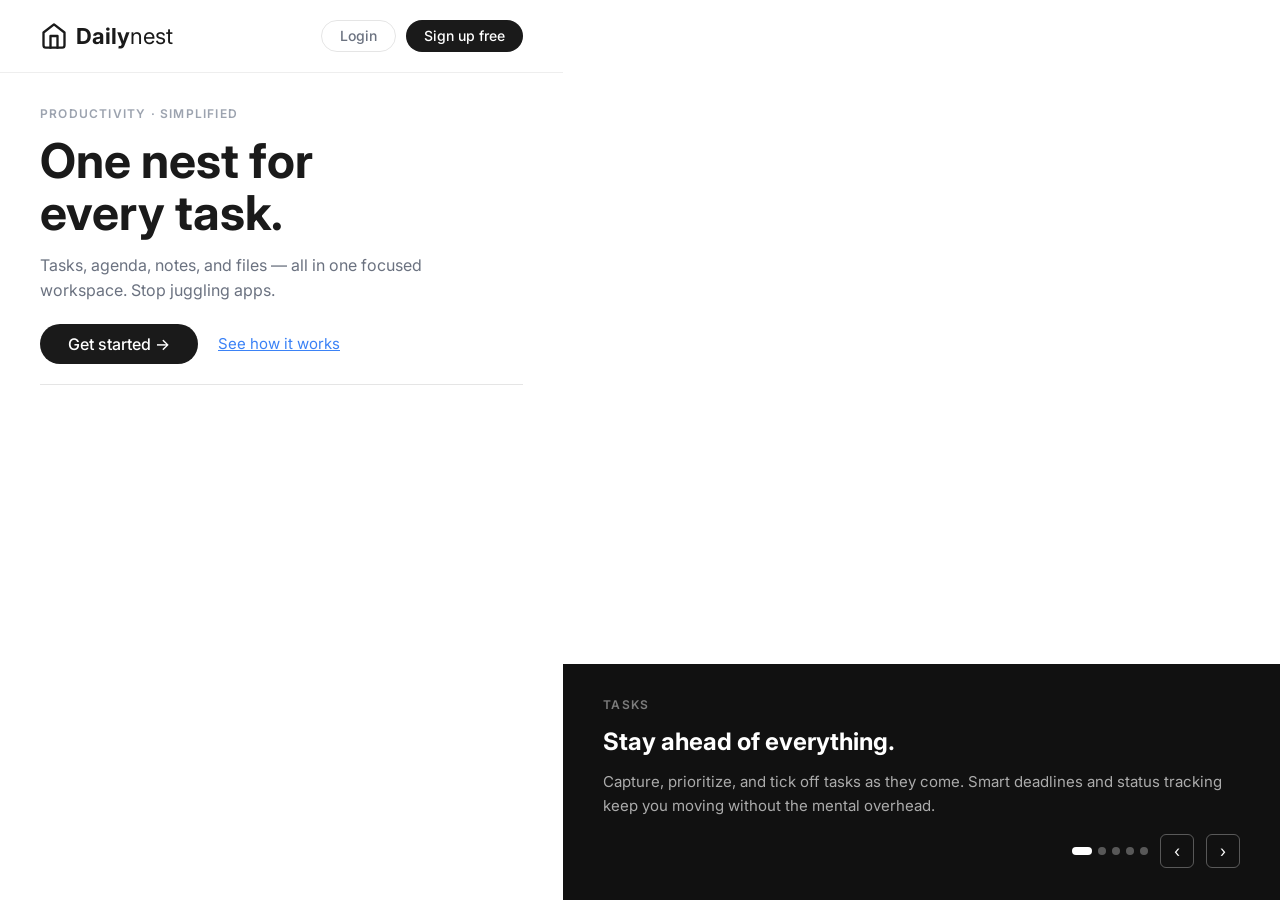
<file: frontend/index.html>
<!DOCTYPE html>
<html lang="en">
<head>
  <meta charset="UTF-8" />
  <meta name="viewport" content="width=device-width, initial-scale=1.0" />
  <title>DailyNest — One nest for every task</title>
  <link rel="stylesheet" href="css/variables.css" />
  <link rel="stylesheet" href="css/reset.css" />
  <link rel="stylesheet" href="css/layout.css" />
  <link rel="stylesheet" href="css/components.css" />
  <link rel="stylesheet" href="css/animations.css" />
</head>
<body>

<div class="landing-page">

  <!-- ========== LEFT PANEL ========== -->
  <div class="landing-left">

    <!-- Topbar -->
    <header class="landing-topbar">
      <div class="logo-wrap">
        <svg viewBox="0 0 24 24" fill="none" stroke="currentColor" stroke-width="2" stroke-linecap="round" stroke-linejoin="round">
          <path d="M3 9l9-7 9 7v11a2 2 0 0 1-2 2H5a2 2 0 0 1-2-2z"/>
          <polyline points="9 22 9 12 15 12 15 22"/>
        </svg>
        <span class="logo-text"><span class="bold">Daily</span><span class="light">nest</span></span>
      </div>
      <div class="landing-topbar-actions">
        <a href="login.html" class="btn btn-ghost" style="border-radius:9999px; padding:7px 18px; font-size:0.875rem;">Login</a>
        <a href="register.html" class="btn btn-primary btn-pill" style="font-size:0.875rem;">Sign up free</a>
      </div>
    </header>

    <!-- Hero content -->
    <div class="landing-content">

      <p class="landing-eyebrow">Productivity &middot; Simplified</p>

      <h1 class="landing-h1">One nest for<br/>every task.</h1>

      <p class="landing-desc">
        Tasks, agenda, notes, and files — all in one focused workspace.
        Stop juggling apps.
      </p>

      <div class="landing-actions">
        <a href="register.html" class="btn btn-primary btn-pill" style="font-size:1rem; padding:12px 28px;">
          Get started &rarr;
        </a>
        <a href="how-it-works.html" class="landing-link">See how it works</a>
      </div>

      <hr class="landing-divider" />

      <!-- About section -->
      <section id="about" class="about-section">
        <h2>About us</h2>
        <p>Dailynest is a personal productivity workspace built for people who think in systems.</p>
        <p>We believe your tools should work together — not compete for your attention.</p>
        <p>Tasks, calendar, notes, and files share a single, coherent interface.</p>
        <p>No integrations. No subscriptions per feature. No lock-in.</p>
        <p>Everything you create stays yours, organized the way you think.</p>
        <p>Dailynest started as a personal frustration with fragmented workflows.</p>
      </section>

    </div>
    <!-- /landing-content -->

  </div>
  <!-- /LEFT PANEL -->

  <!-- ========== RIGHT PANEL ========== -->
  <div class="landing-right">

    <!-- Photo area with stats card -->  
    <div class="landing-photo">
      <div class="stats-card">
        <div class="stats-item">
          <div class="stats-number">12k+</div>
          <div class="stats-label">Active users</div>
        </div>
        <div class="stats-sep"></div>
        <div class="stats-item">
          <div class="stats-number">98%</div>
          <div class="stats-label">Uptime</div>
        </div>
        <div class="stats-sep"></div>
        <div class="stats-item">
          <div class="stats-number">4.9&#9733;</div>
          <div class="stats-label">Avg. rating</div>
        </div>
      </div>
    </div>

    <!-- Dark bottom panel — rotating carousel -->
    <div class="landing-panel">

      <div class="slider-track" id="sliderTrack">

        <div class="slide active">
          <div class="landing-panel-label">Tasks</div>
          <h3>Stay ahead of everything.</h3>
          <p>Capture, prioritize, and tick off tasks as they come. Smart deadlines and status tracking keep you moving without the mental overhead.</p>
        </div>

        <div class="slide">
          <div class="landing-panel-label">Agenda</div>
          <h3>Never miss what matters.</h3>
          <p>Visualize your week at a glance. Schedule events, switch between day, week, and month views, and always know what's coming next.</p>
        </div>

        <div class="slide">
          <div class="landing-panel-label">Notepad</div>
          <h3>Every idea, instantly saved.</h3>
          <p>A distraction-free writing space that auto-saves as you type. No folders, no friction — just your thoughts, always within reach.</p>
        </div>

        <div class="slide">
          <div class="landing-panel-label">Files</div>
          <h3>Your cloud, always with you.</h3>
          <p>Upload, rename, and download files from anywhere. Up to 10 GB of storage, living right alongside your tasks, events, and notes.</p>
        </div>

        <div class="slide">
          <div class="landing-panel-label">Workspaces</div>
          <h3>Work and life, in balance.</h3>
          <p>One toggle separates your professional and personal world. Tasks, notes, and files stay neatly in their lane — automatically.</p>
        </div>

      </div><!-- /slider-track -->

      <div class="slider-controls">
        <div class="slider-dots" id="sliderDots">
          <div class="slider-dot active" data-index="0"></div>
          <div class="slider-dot" data-index="1"></div>
          <div class="slider-dot" data-index="2"></div>
          <div class="slider-dot" data-index="3"></div>
          <div class="slider-dot" data-index="4"></div>
        </div>
        <button class="slider-btn" id="sliderPrev" aria-label="Previous slide">&#8249;</button>
        <button class="slider-btn" id="sliderNext" aria-label="Next slide">&#8250;</button>
      </div>

    </div>

  </div>
  <!-- /RIGHT PANEL -->

</div>

<script>
(function () {
  var INTERVAL = 5000;
  var slides   = document.querySelectorAll('.slide');
  var dots     = document.querySelectorAll('.slider-dot');
  var current  = 0;
  var timer    = null;

  function goTo(index) {
    var prev = current;
    current = (index + slides.length) % slides.length;
    if (prev === current) return;

    // Exit the old slide
    slides[prev].classList.add('leaving');
    slides[prev].classList.remove('active');
    setTimeout(function () {
      slides[prev].classList.remove('leaving');
    }, 300);

    // Enter the new slide
    slides[current].classList.add('active');

    // Update dots
    dots[prev].classList.remove('active');
    dots[current].classList.add('active');
  }

  function next() { goTo(current + 1); }
  function prev() { goTo(current - 1); }

  function startTimer() {
    timer = setInterval(next, INTERVAL);
  }

  function resetTimer() {
    clearInterval(timer);
    startTimer();
  }

  document.getElementById('sliderNext').addEventListener('click', function () { next(); resetTimer(); });
  document.getElementById('sliderPrev').addEventListener('click', function () { prev(); resetTimer(); });

  dots.forEach(function (dot) {
    dot.addEventListener('click', function () {
      goTo(parseInt(dot.getAttribute('data-index'), 10));
      resetTimer();
    });
  });

  // Pause on hover
  var panel = document.querySelector('.landing-panel');
  if (panel) {
    panel.addEventListener('mouseenter', function () { clearInterval(timer); });
    panel.addEventListener('mouseleave', startTimer);
  }

  startTimer();
}());
</script>
<script type="module" src="js/animations.js"></script>
</body>
</html>
</file>
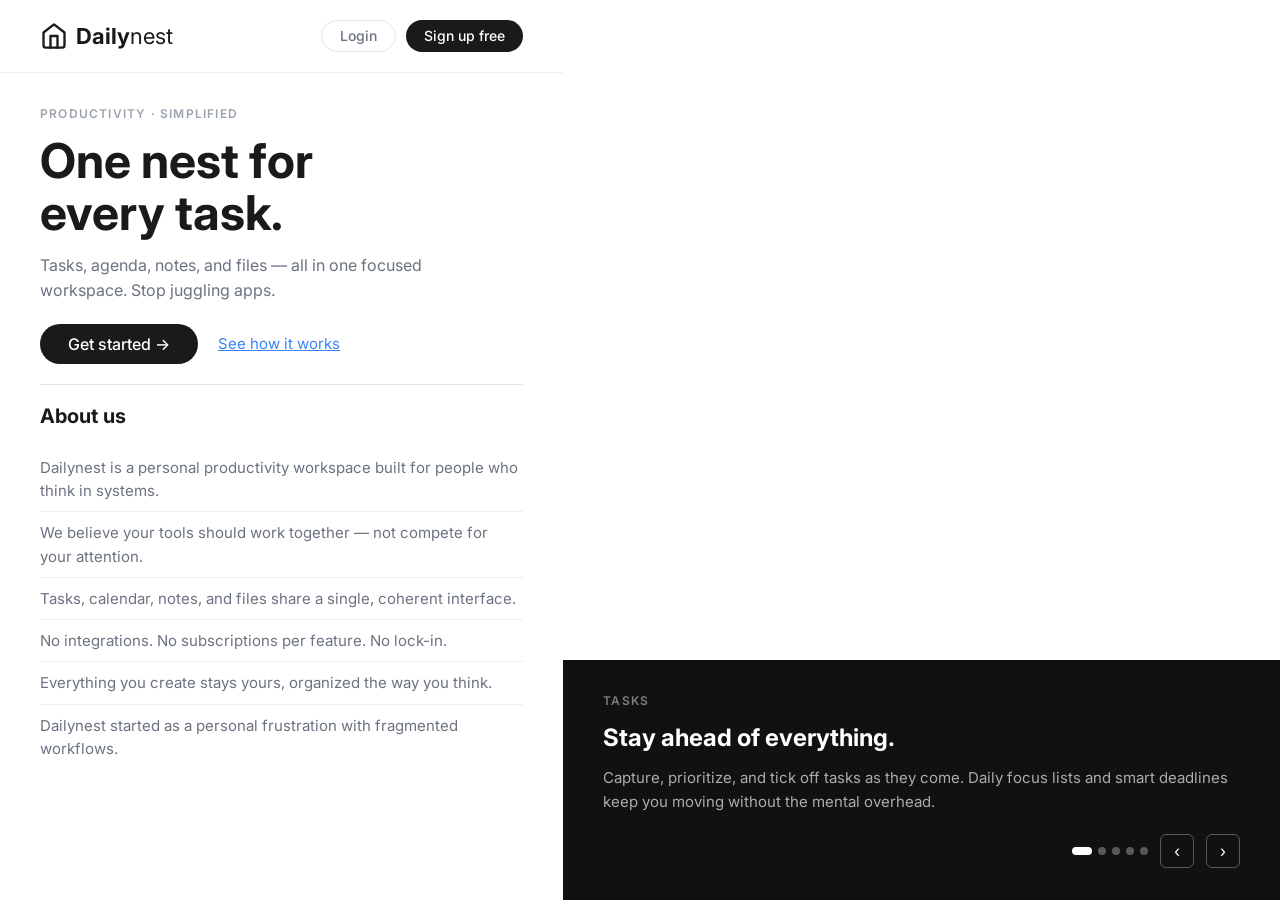
<file: frontend/build/index.html>
<!DOCTYPE html>
<html lang="en">
<head>
  <meta charset="UTF-8" />
  <meta name="viewport" content="width=device-width, initial-scale=1.0" />
  <title>DailyNest — One nest for every task</title>
  <link rel="stylesheet" href="css/variables.css" />
  <link rel="stylesheet" href="css/reset.css" />
  <link rel="stylesheet" href="css/layout.css" />
  <link rel="stylesheet" href="css/components.css" />
</head>
<body>

<div class="landing-page">

  <!-- ========== LEFT PANEL ========== -->
  <div class="landing-left">

    <!-- Topbar -->
    <header class="landing-topbar">
      <div class="logo-wrap">
        <svg viewBox="0 0 24 24" fill="none" stroke="currentColor" stroke-width="2" stroke-linecap="round" stroke-linejoin="round">
          <path d="M3 9l9-7 9 7v11a2 2 0 0 1-2 2H5a2 2 0 0 1-2-2z"/>
          <polyline points="9 22 9 12 15 12 15 22"/>
        </svg>
        <span class="logo-text"><span class="bold">Daily</span><span class="light">nest</span></span>
      </div>
      <div class="landing-topbar-actions">
        <a href="login.html" class="btn btn-ghost" style="border-radius:9999px; padding:7px 18px; font-size:0.875rem;">Login</a>
        <a href="register.html" class="btn btn-primary btn-pill" style="font-size:0.875rem;">Sign up free</a>
      </div>
    </header>

    <!-- Hero content -->
    <div class="landing-content">

      <p class="landing-eyebrow">Productivity &middot; Simplified</p>

      <h1 class="landing-h1">One nest for<br/>every task.</h1>

      <p class="landing-desc">
        Tasks, agenda, notes, and files — all in one focused workspace.
        Stop juggling apps.
      </p>

      <div class="landing-actions">
        <a href="register.html" class="btn btn-primary btn-pill" style="font-size:1rem; padding:12px 28px;">
          Get started &rarr;
        </a>
        <a href="#about" class="landing-link">See how it works</a>
      </div>

      <hr class="landing-divider" />

      <!-- About section -->
      <section id="about" class="about-section">
        <h2>About us</h2>
        <p>Dailynest is a personal productivity workspace built for people who think in systems.</p>
        <p>We believe your tools should work together — not compete for your attention.</p>
        <p>Tasks, calendar, notes, and files share a single, coherent interface.</p>
        <p>No integrations. No subscriptions per feature. No lock-in.</p>
        <p>Everything you create stays yours, organized the way you think.</p>
        <p>Dailynest started as a personal frustration with fragmented workflows.</p>
      </section>

    </div>
    <!-- /landing-content -->

  </div>
  <!-- /LEFT PANEL -->

  <!-- ========== RIGHT PANEL ========== -->
  <div class="landing-right">

    <!-- Photo area with stats card -->  
    <div class="landing-photo">
      <div class="stats-card">
        <div class="stats-item">
          <div class="stats-number">12k+</div>
          <div class="stats-label">Active users</div>
        </div>
        <div class="stats-sep"></div>
        <div class="stats-item">
          <div class="stats-number">98%</div>
          <div class="stats-label">Uptime</div>
        </div>
        <div class="stats-sep"></div>
        <div class="stats-item">
          <div class="stats-number">4.9&#9733;</div>
          <div class="stats-label">Avg. rating</div>
        </div>
      </div>
    </div>

    <!-- Dark bottom panel -->
    <div class="landing-panel">
      <div class="landing-panel-label">Tasks</div>
      <h3>Stay ahead of everything.</h3>
      <p>
        Capture, prioritize, and tick off tasks as they come. Daily focus
        lists and smart deadlines keep you moving without the mental overhead.
      </p>
      <div class="slider-controls">
        <div class="slider-dots">
          <div class="slider-dot active"></div>
          <div class="slider-dot"></div>
          <div class="slider-dot"></div>
          <div class="slider-dot"></div>
          <div class="slider-dot"></div>
        </div>
        <button class="slider-btn" aria-label="Previous slide">&#8249;</button>
        <button class="slider-btn" aria-label="Next slide">&#8250;</button>
      </div>
    </div>

  </div>
  <!-- /RIGHT PANEL -->

</div>

</body>
</html>
</file>
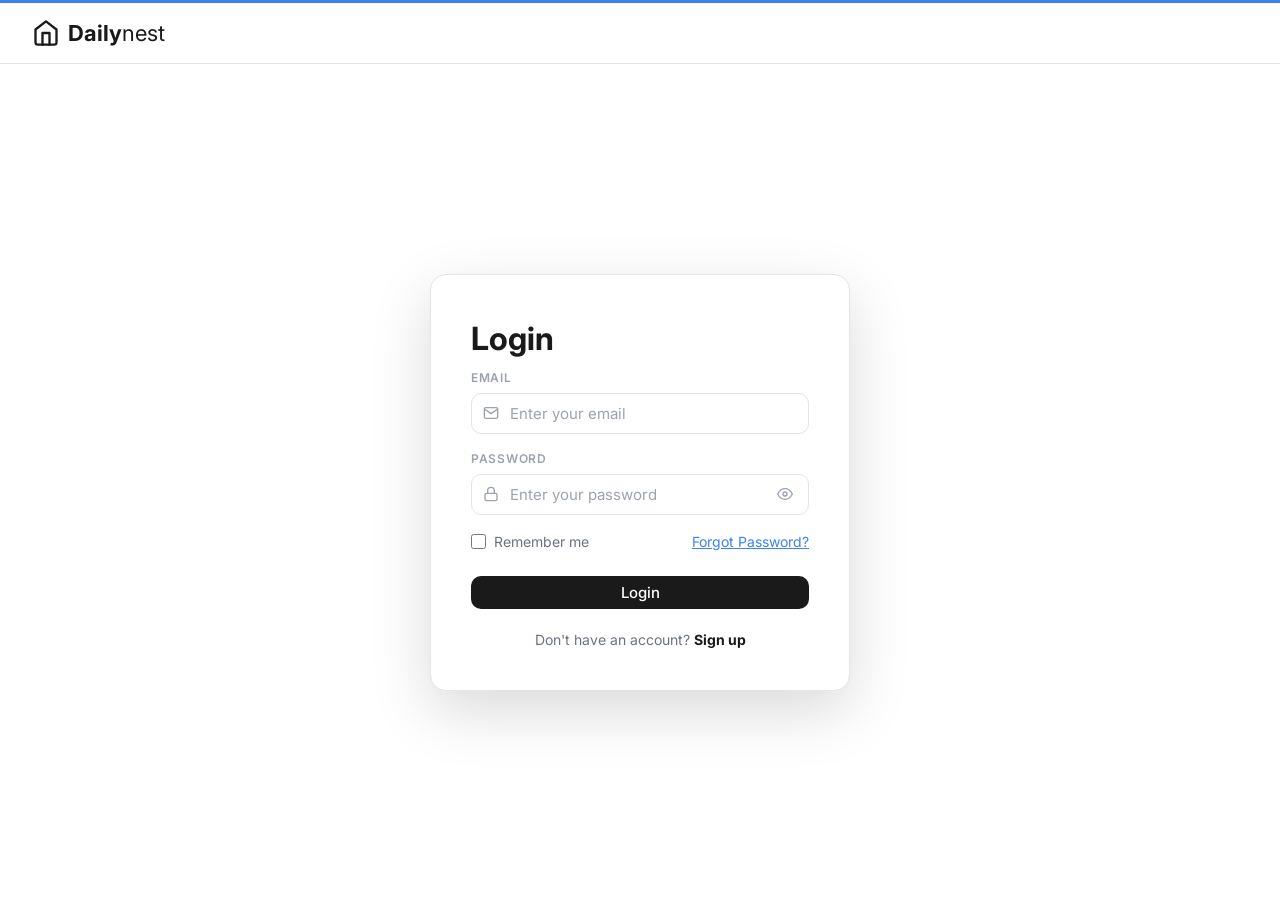
<file: frontend/agenda.html>
<!DOCTYPE html>
<html lang="en">
<head>
  <meta charset="UTF-8" />
  <meta name="viewport" content="width=device-width, initial-scale=1.0" />
  <title>Agenda — DailyNest</title>
  <link rel="stylesheet" href="css/variables.css" />
  <link rel="stylesheet" href="css/reset.css" />
  <link rel="stylesheet" href="css/layout.css" />
  <link rel="stylesheet" href="css/components.css" />
  <link rel="stylesheet" href="css/modules/agenda.css" />
  <link rel="stylesheet" href="css/animations.css" />
  <script src="js/components/sidebar.js"></script>
</head>
<body>

<app-mobile-topbar></app-mobile-topbar>

<div class="app-layout">

  <app-sidebar></app-sidebar>

  <!-- ========== MAIN CONTENT ========== -->
  <main class="main-content">

    <!-- Toolbar -->
    <div class="agenda-toolbar">
      <div class="agenda-toolbar-left">
        <button class="nav-arrow" onclick="prevPeriod()" aria-label="Previous period">&#8249;</button>
        <h1>Agenda</h1>
        <button class="nav-arrow" onclick="nextPeriod()" aria-label="Next period">&#8250;</button>
        <span class="agenda-date-range">
          <svg viewBox="0 0 24 24" fill="none" stroke="currentColor" stroke-width="2" stroke-linecap="round" stroke-linejoin="round">
            <rect x="3" y="4" width="18" height="18" rx="2"/>
            <line x1="16" y1="2" x2="16" y2="6"/>
            <line x1="8"  y1="2" x2="8"  y2="6"/>
            <line x1="3"  y1="10" x2="21" y2="10"/>
          </svg>
          <span id="agenda-date-range-text"></span>
        </span>
      </div>
      <div style="display:flex; align-items:center; gap:12px;">
        <div class="view-toggle">
          <button onclick="setView(this)">Day</button>
          <button class="active" id="btn-week" onclick="setView(this)">Week</button>
          <button onclick="setView(this)">Month</button>
        </div>
        <button class="btn btn-primary" onclick="openEventModal('create')">
          <svg viewBox="0 0 24 24" width="15" height="15" fill="none" stroke="currentColor" stroke-width="2.5" stroke-linecap="round" stroke-linejoin="round">
            <line x1="12" y1="5" x2="12" y2="19"/>
            <line x1="5" y1="12" x2="19" y2="12"/>
          </svg>
          New Event
        </button>
      </div>
    </div>

    <!-- Calendar + Mini calendar -->
    <div class="agenda-layout">

      <!-- Weekly calendar / Month view -->
      <div class="calendar-wrap">

        <!-- ── WEEK VIEW ── -->
        <div id="week-view">
          <div class="week-scroll-container">

            <!-- Week header: days (sticky) -->
            <div class="week-header" id="week-header"></div>

            <!-- Week grid: time rows -->
            <div class="week-grid" id="week-grid"></div>

          </div>
        </div>
        <!-- /week-view -->

        <!-- ── DAY VIEW ── -->
        <div id="day-view" style="display:none;">
          <div class="day-view-header">
            <div class="day-view-title" id="day-view-title"></div>
          </div>
          <div id="day-view-list" class="day-view-list"></div>
        </div>
        <!-- /day-view -->

        <!-- ── MONTH VIEW ── -->
        <div id="month-view" style="display:none;">
          <div class="month-nav">
            <button class="nav-arrow" onclick="prevMonth()" aria-label="Previous month">&#8249;</button>
            <span id="month-nav-title" class="month-nav-title"></span>
            <button class="nav-arrow" onclick="nextMonth()" aria-label="Next month">&#8250;</button>
          </div>
          <div class="month-weekdays">
            <div>Mon</div><div>Tue</div><div>Wed</div>
            <div>Thu</div><div>Fri</div><div>Sat</div><div>Sun</div>
          </div>
          <div id="month-grid-body" class="month-grid-body"></div>
        </div>
        <!-- /month-view -->

      </div>
      <!-- /calendar-wrap -->

      <!-- Right sidebar: mini calendar + upcoming -->
      <div class="mini-calendar">

        <!-- Day events panel (shown in month view) -->
        <div id="day-events-panel" class="mini-cal-card" style="display:none;">
          <div class="day-events-title">Select a day</div>
          <div class="day-events-list">
            <p class="no-events-msg">Click on a day to see its events.</p>
          </div>
        </div>

        <!-- Mini month calendar -->
        <div id="mini-cal-card" class="mini-cal-card">
          <div class="mini-cal-header">
            <span class="mini-cal-title" id="mini-cal-title"></span>
            <div style="display:flex; gap:4px;">
              <button class="nav-arrow" style="width:26px;height:26px;font-size:0.8rem;" onclick="miniCalPrev()" aria-label="Prev month">&#8249;</button>
              <button class="nav-arrow" style="width:26px;height:26px;font-size:0.8rem;" onclick="miniCalNext()" aria-label="Next month">&#8250;</button>
            </div>
          </div>
          <div class="mini-cal-grid" id="mini-cal-grid"></div>
        </div>

        <!-- Upcoming events -->
        <div id="upcoming-panel" class="mini-cal-card upcoming-section">
          <div class="section-label">Upcoming</div>
          <div id="upcoming-list"></div>
        </div>

      </div>
      <!-- /mini-calendar -->

    </div>
    <!-- /agenda-layout -->

  </main>
  <!-- /MAIN CONTENT -->

</div>

<!-- ========== MODAL: Create New Event ========== -->
<div class="modal-overlay" id="createEventModal" role="dialog" aria-modal="true" aria-labelledby="eventModalTitle">
  <div class="modal">

    <div class="modal-header">
      <h2 class="modal-title" id="eventModalTitle">New Event</h2>
      <button class="modal-close" onclick="closeModal('createEvent')" aria-label="Close">
        <svg viewBox="0 0 24 24" width="18" height="18" fill="none" stroke="currentColor" stroke-width="2" stroke-linecap="round" stroke-linejoin="round">
          <line x1="18" y1="6" x2="6" y2="18"/>
          <line x1="6" y1="6" x2="18" y2="18"/>
        </svg>
      </button>
    </div>

    <form id="eventForm" onsubmit="submitEventForm(event)">
      <div class="form-group">
        <label class="form-label" for="eventTitle">Title</label>
        <input type="text" id="eventTitle" class="form-input" placeholder="Enter event title..." required />
      </div>
      <div class="form-group">
        <label class="form-label" for="eventDescription">Description</label>
        <textarea id="eventDescription" class="form-input form-textarea" placeholder="Optional description..." rows="3"></textarea>
      </div>
      <div class="form-group">
        <label class="form-label" for="eventStartDate">Date</label>
        <input type="date" id="eventStartDate" class="form-input" required />
      </div>
      <div class="form-group">
        <label class="form-label" for="eventStartTime">Time</label>
        <input type="time" id="eventStartTime" class="form-input" required />
      </div>
      <input type="hidden" id="eventEndDate" value="" />
      <input type="hidden" id="editingEventId" value="" />
      <div class="modal-actions">
        <button type="button" class="btn btn-danger btn-sm" id="deleteEventBtn" onclick="deleteEvent()" style="display:none; margin-right:auto;">
          <svg viewBox="0 0 24 24" width="14" height="14" fill="none" stroke="currentColor" stroke-width="2" stroke-linecap="round" stroke-linejoin="round">
            <polyline points="3 6 5 6 21 6"/>
            <path d="M19 6l-1 14a2 2 0 01-2 2H8a2 2 0 01-2-2L5 6"/>
            <path d="M10 11v6M14 11v6"/>
          </svg>
          Delete
        </button>
        <button type="button" class="btn btn-ghost" onclick="closeEventModal()">Cancel</button>
        <button type="submit" class="btn btn-primary" id="eventSubmitBtn">Create Event</button>
      </div>
    </form>

  </div>
</div>
<!-- /MODAL -->

<script src="js/toast.js"></script>
<script src="js/api.js"></script>
<script src="js/router.js"></script>
<script src="js/auth.js"></script>
<script src="js/modules/agenda.js"></script>
<script type="module" src="js/animations.js"></script>
</body>
</html>
</file>
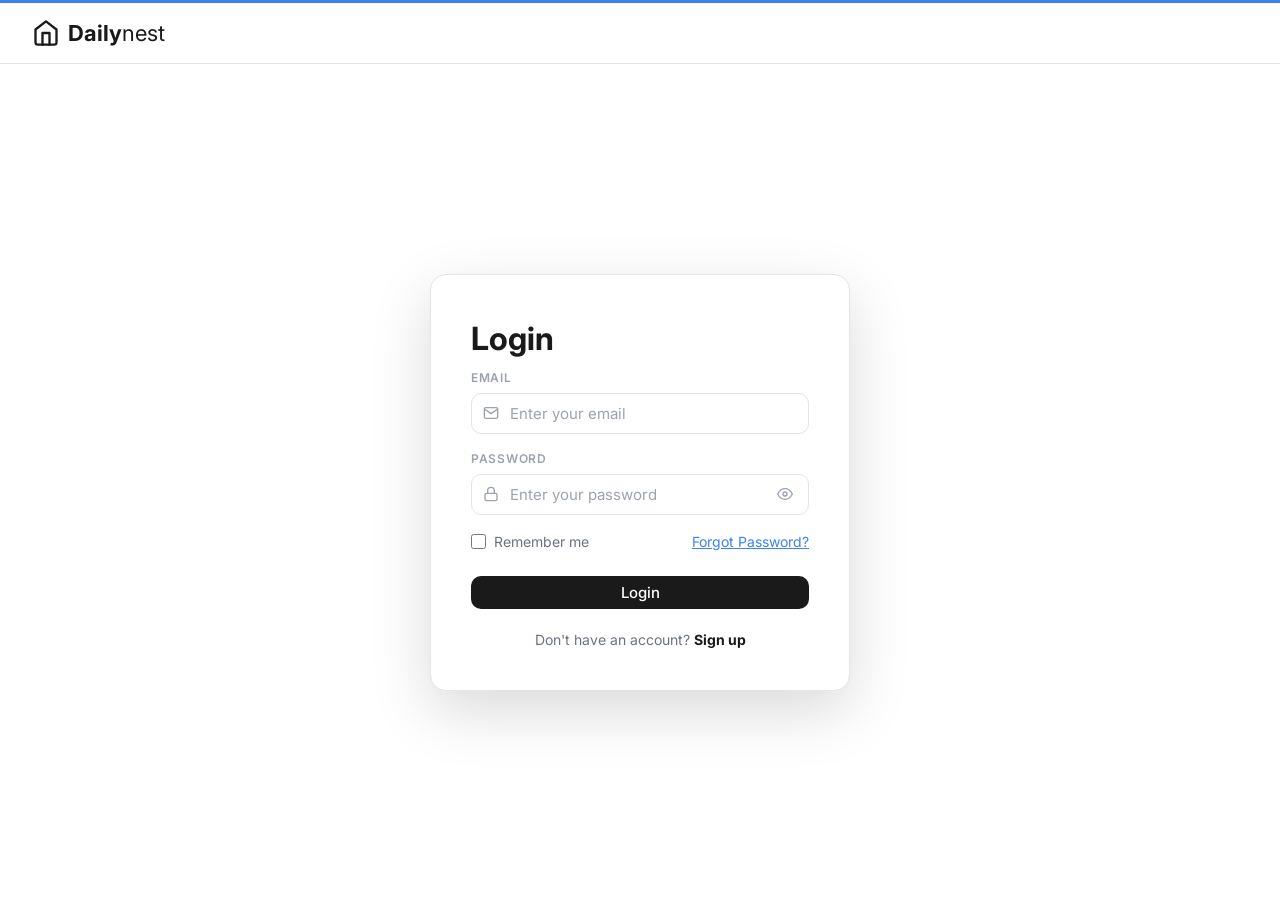
<file: frontend/files.html>
<!DOCTYPE html>
<html lang="en">
<head>
  <meta charset="UTF-8" />
  <meta name="viewport" content="width=device-width, initial-scale=1.0" />
  <title>Files — DailyNest</title>
  <link rel="stylesheet" href="css/variables.css" />
  <link rel="stylesheet" href="css/reset.css" />
  <link rel="stylesheet" href="css/layout.css" />
  <link rel="stylesheet" href="css/components.css" />
  <link rel="stylesheet" href="css/modules/files.css" />
  <link rel="stylesheet" href="css/animations.css" />
  <script src="js/components/sidebar.js"></script>
</head>
<body>

<app-mobile-topbar></app-mobile-topbar>

<div class="app-layout">

  <app-sidebar></app-sidebar>

  <!-- ========== MAIN CONTENT ========== -->
  <main class="main-content files-main">

    <!-- Page header -->
    <div class="page-header">
      <div>
        <h1>Files</h1>
        <p class="subtitle">Your cloud storage</p>
        <div class="storage-bar-wrap">
          <div class="storage-bar-track">
            <div class="storage-bar-fill" id="storageBarFill" style="width:0%"></div>
          </div>
          <span class="storage-label" id="storageLabel">0 B used of 10 GB</span>
        </div>
      </div>
      <div class="page-header-actions">
        <button class="btn btn-primary" onclick="openUploadModal()">
          <svg viewBox="0 0 24 24" width="15" height="15" fill="none" stroke="currentColor" stroke-width="2" stroke-linecap="round" stroke-linejoin="round">
            <polyline points="16 16 12 12 8 16"/>
            <line x1="12" y1="12" x2="12" y2="21"/>
            <path d="M20.39 18.39A5 5 0 0018 9h-1.26A8 8 0 103 16.3"/>
          </svg>
          Upload
        </button>
      </div>
    </div>

    <!-- Files body: list + new panel -->
    <div class="files-body">

      <!-- LEFT: File list area -->
      <div class="files-content">

        <!-- Toolbar: search + view toggle -->
        <div class="files-toolbar">
          <div class="files-search-wrap">
            <svg class="files-search-icon" viewBox="0 0 24 24" fill="none" stroke="currentColor" stroke-width="2" stroke-linecap="round" stroke-linejoin="round">
              <circle cx="11" cy="11" r="8"/>
              <line x1="21" y1="21" x2="16.65" y2="16.65"/>
            </svg>
            <input
              type="text"
              class="files-search-input"
              id="searchInput"
              placeholder="Search files..."
              oninput="filterFiles()"
            />
          </div>
          <div class="view-toggle">
            <button class="view-btn active" id="listViewBtn" onclick="setView('list')" title="List view">
              <svg viewBox="0 0 24 24" width="16" height="16" fill="none" stroke="currentColor" stroke-width="2" stroke-linecap="round" stroke-linejoin="round">
                <line x1="8" y1="6" x2="21" y2="6"/>
                <line x1="8" y1="12" x2="21" y2="12"/>
                <line x1="8" y1="18" x2="21" y2="18"/>
                <line x1="3" y1="6" x2="3.01" y2="6"/>
                <line x1="3" y1="12" x2="3.01" y2="12"/>
                <line x1="3" y1="18" x2="3.01" y2="18"/>
              </svg>
            </button>
            <button class="view-btn" id="gridViewBtn" onclick="setView('grid')" title="Grid view">
              <svg viewBox="0 0 24 24" width="16" height="16" fill="none" stroke="currentColor" stroke-width="2" stroke-linecap="round" stroke-linejoin="round">
                <rect x="3" y="3" width="7" height="7"/>
                <rect x="14" y="3" width="7" height="7"/>
                <rect x="14" y="14" width="7" height="7"/>
                <rect x="3" y="14" width="7" height="7"/>
              </svg>
            </button>
          </div>
        </div>

        <!-- Breadcrumb -->
        <div class="files-breadcrumb">
          <a href="#" class="breadcrumb-item" onclick="navigateTo('root')">All Files</a>
          <svg viewBox="0 0 24 24" width="14" height="14" fill="none" stroke="currentColor" stroke-width="2" stroke-linecap="round" stroke-linejoin="round">
            <polyline points="9 18 15 12 9 6"/>
          </svg>
          <span class="breadcrumb-item active" id="breadcrumbCurrent">My Files</span>
        </div>

        <!-- File list (list view) -->
        <div class="files-table-wrap" id="listView">
          <table class="files-table">
            <thead>
              <tr>
                <th class="col-name">Name</th>
                <th class="col-modified">Modified</th>
                <th class="col-size">Size</th>
                <th class="col-actions"></th>
              </tr>
            </thead>
            <tbody id="fileTableBody">
              <!-- populated by JS -->
            </tbody>
          </table>
          <div class="files-empty" id="filesEmpty" style="display:none;">
            <svg viewBox="0 0 24 24" width="48" height="48" fill="none" stroke="currentColor" stroke-width="1.5" stroke-linecap="round" stroke-linejoin="round">
              <path d="M22 19a2 2 0 01-2 2H4a2 2 0 01-2-2V5a2 2 0 012-2h5l2 3h9a2 2 0 012 2z"/>
            </svg>
            <p>No files found</p>
          </div>
        </div>

        <!-- Grid view -->
        <div class="files-grid" id="gridView" style="display:none;">
          <!-- populated by JS -->
        </div>

      </div>
      <!-- /LEFT -->


    </div>
    <!-- /files-body -->

  </main>
  <!-- /MAIN CONTENT -->

</div>

<!-- ========== UPLOAD MODAL ========== -->
<div class="modal-overlay" id="uploadModal">
  <div class="modal">
    <div class="modal-header">
      <h2 class="modal-title">Upload File</h2>
      <button class="modal-close" onclick="closeModal('upload')" aria-label="Close">
        <svg viewBox="0 0 24 24" width="16" height="16" fill="none" stroke="currentColor" stroke-width="2.5" stroke-linecap="round" stroke-linejoin="round">
          <line x1="18" y1="6" x2="6" y2="18"/>
          <line x1="6" y1="6" x2="18" y2="18"/>
        </svg>
      </button>
    </div>

    <div class="form-group">
      <div class="upload-dropzone" id="dropzone" onclick="document.getElementById('fileInput').click()" ondragover="onDragOver(event)" ondragleave="onDragLeave(event)" ondrop="onDrop(event)">
        <input type="file" id="fileInput" style="display:none" onchange="onFileSelected(event)" />
        <svg viewBox="0 0 24 24" width="28" height="28" fill="none" stroke="currentColor" stroke-width="1.5" stroke-linecap="round" stroke-linejoin="round">
          <polyline points="16 16 12 12 8 16"/>
          <line x1="12" y1="12" x2="12" y2="21"/>
          <path d="M20.39 18.39A5 5 0 0018 9h-1.26A8 8 0 103 16.3"/>
        </svg>
        <span class="dropzone-text" id="dropzoneText">Click to upload or drag & drop</span>
        <span class="dropzone-hint">Max 1 GB per file</span>
      </div>
    </div>

    <div class="form-group">
      <label class="form-label">File Name</label>
      <input type="text" class="form-input" id="uploadFileName" placeholder="Enter file name..." />
    </div>

    <div class="modal-actions">
      <button class="btn btn-ghost" onclick="closeModal('upload')">Cancel</button>
      <button class="btn btn-primary" onclick="uploadFile()">Upload File</button>
    </div>
  </div>
</div>

<!-- ========== FILE ACTIONS MENU ========== -->
<div class="file-actions-menu" id="actionsMenu" style="display:none;">
  <button class="file-actions-item" onclick="renameFile()">
    <svg viewBox="0 0 24 24" width="14" height="14" fill="none" stroke="currentColor" stroke-width="2" stroke-linecap="round" stroke-linejoin="round">
      <path d="M11 4H4a2 2 0 00-2 2v14a2 2 0 002 2h14a2 2 0 002-2v-7"/>
      <path d="M18.5 2.5a2.121 2.121 0 013 3L12 15l-4 1 1-4 9.5-9.5z"/>
    </svg>
    Rename
  </button>
  <button class="file-actions-item" onclick="downloadFile()">
    <svg viewBox="0 0 24 24" width="14" height="14" fill="none" stroke="currentColor" stroke-width="2" stroke-linecap="round" stroke-linejoin="round">
      <path d="M21 15v4a2 2 0 01-2 2H5a2 2 0 01-2-2v-4"/>
      <polyline points="7 10 12 15 17 10"/>
      <line x1="12" y1="15" x2="12" y2="3"/>
    </svg>
    Download
  </button>
  <div class="file-actions-sep"></div>
  <button class="file-actions-item danger" onclick="deleteFile()">
    <svg viewBox="0 0 24 24" width="14" height="14" fill="none" stroke="currentColor" stroke-width="2" stroke-linecap="round" stroke-linejoin="round">
      <polyline points="3 6 5 6 21 6"/>
      <path d="M19 6l-1 14a2 2 0 01-2 2H8a2 2 0 01-2-2L5 6"/>
      <path d="M10 11v6M14 11v6"/>
      <path d="M9 6V4a1 1 0 011-1h4a1 1 0 011 1v2"/>
    </svg>
    Delete
  </button>
</div>

<script src="js/toast.js"></script>
<script src="js/api.js"></script>
<script src="js/router.js"></script>
<script src="js/auth.js"></script>
<script src="js/modules/files.js"></script>
<script type="module" src="js/animations.js"></script>
</body>
</html>
</file>
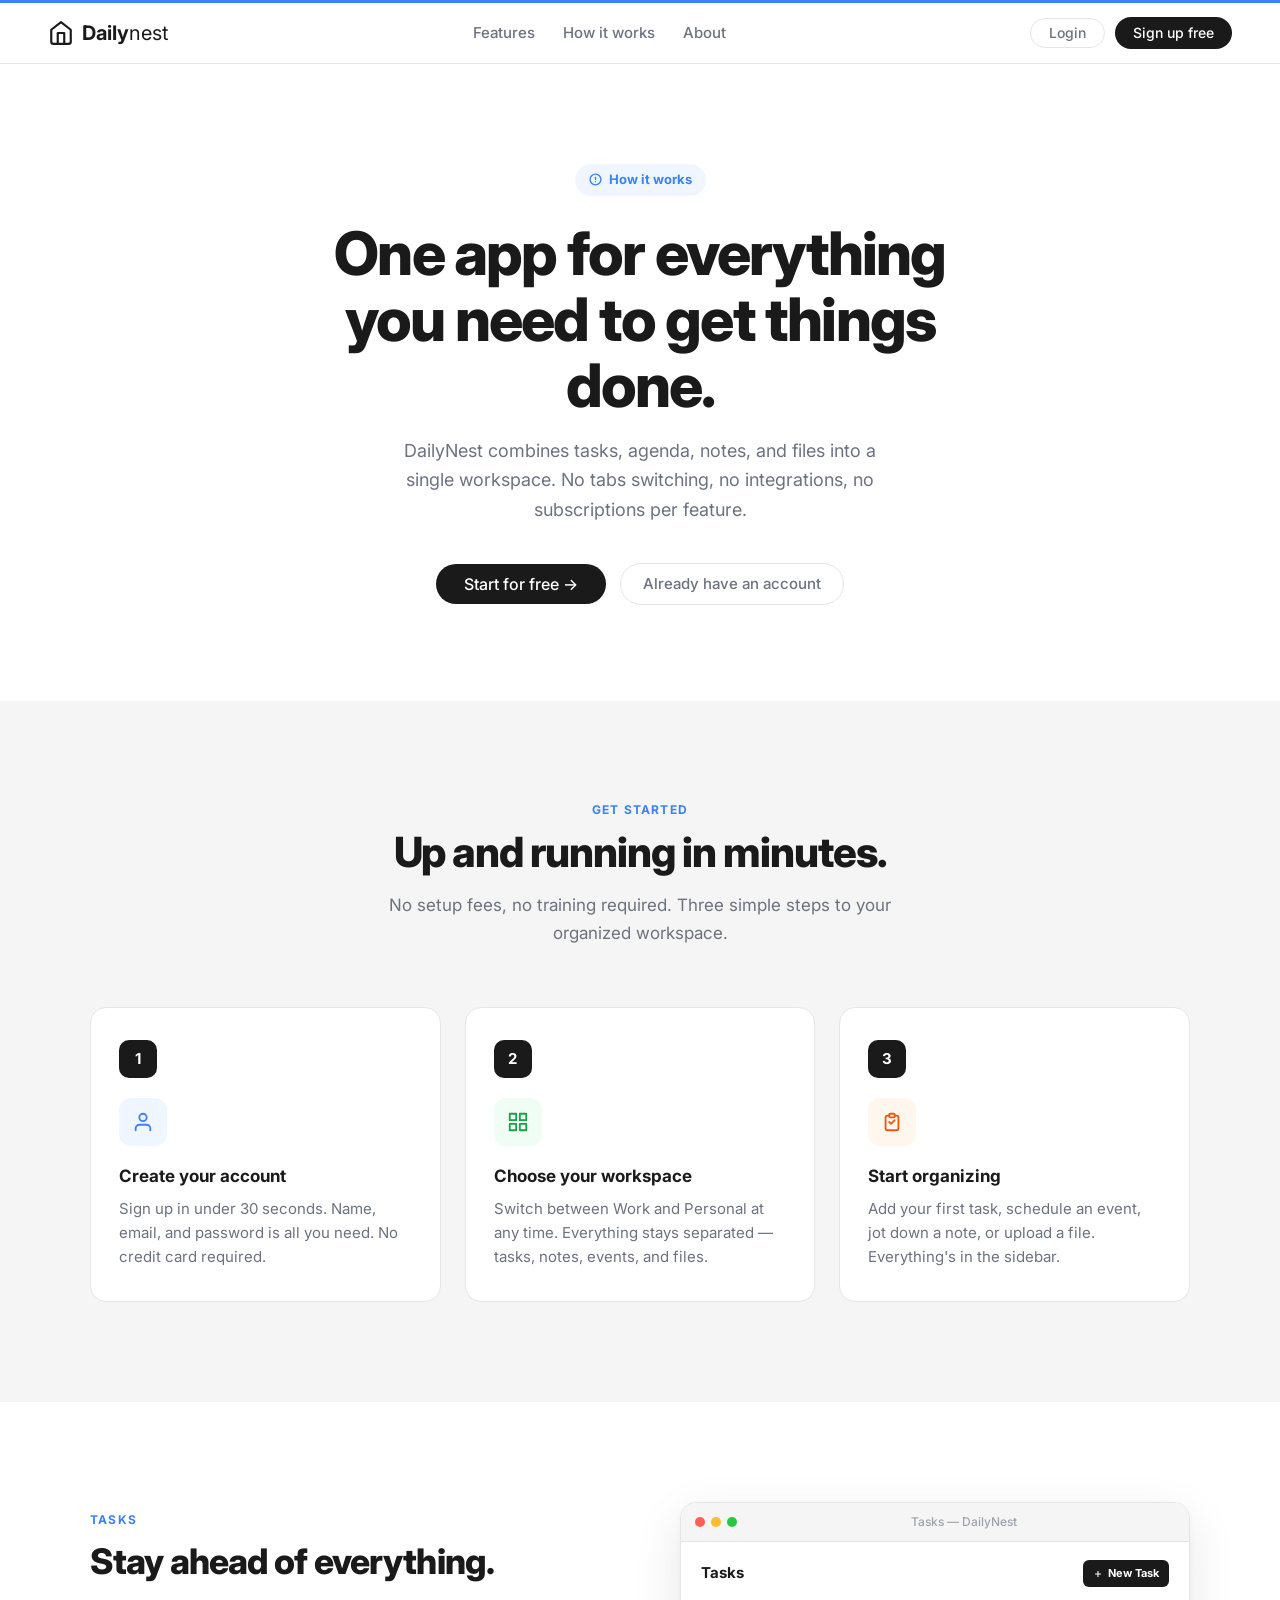
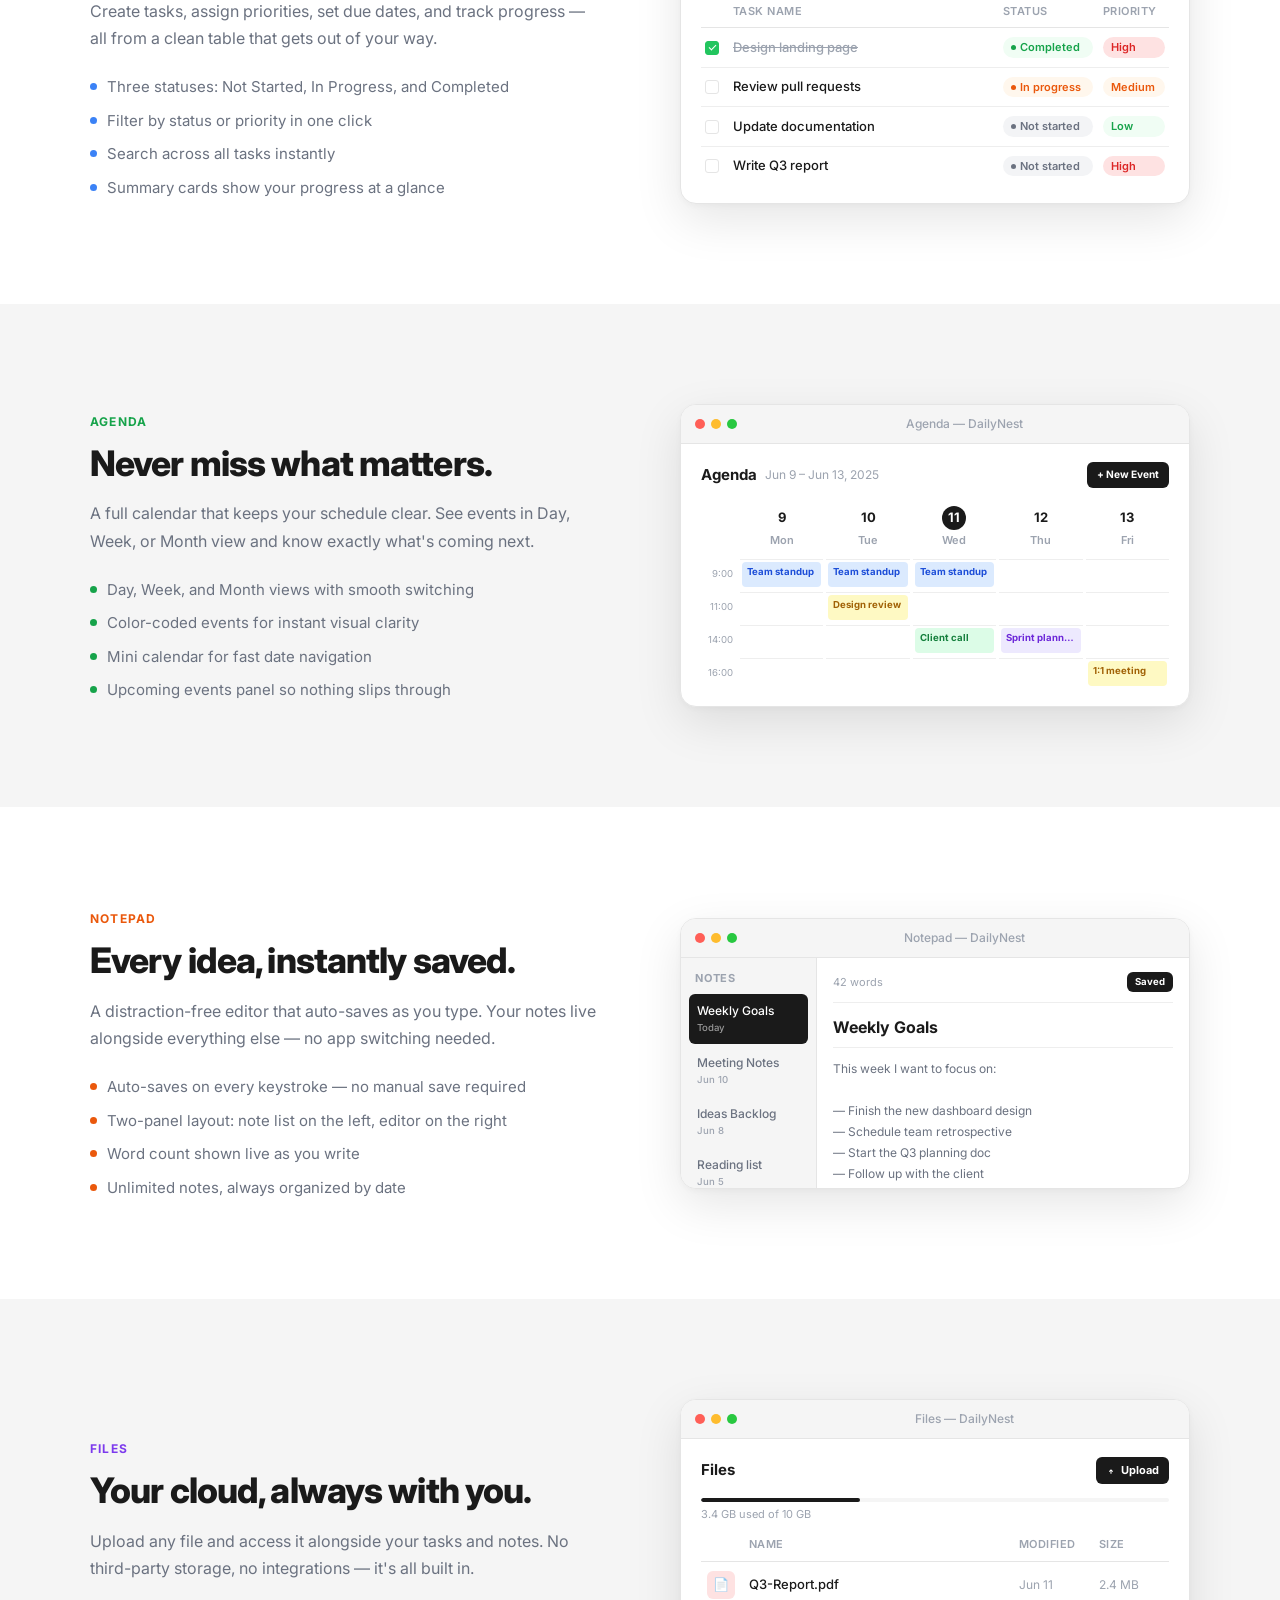
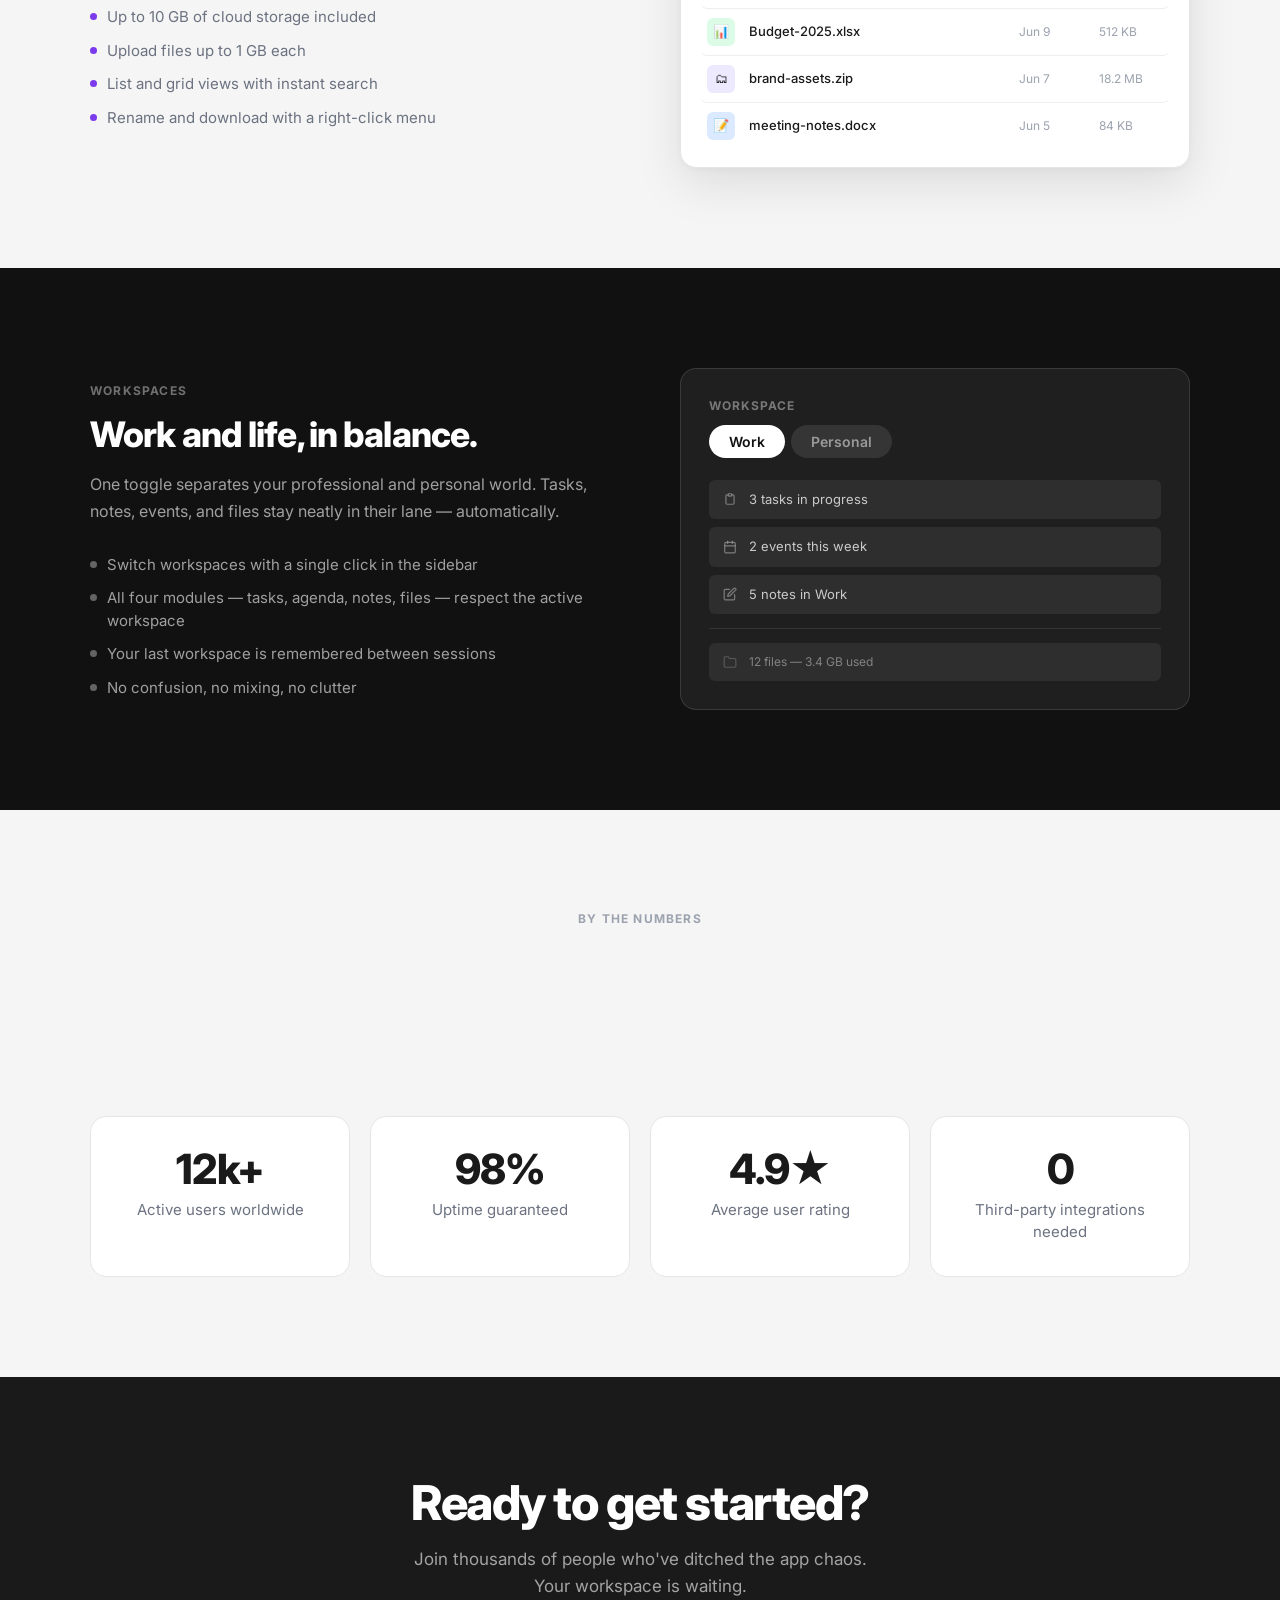
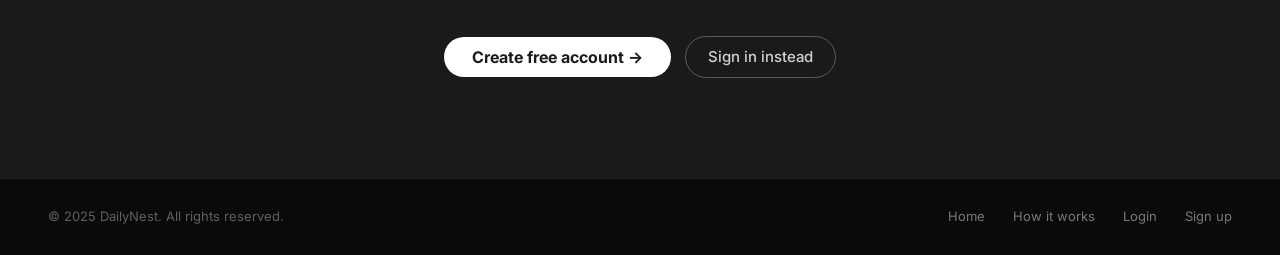
<file: frontend/how-it-works.html>
<!DOCTYPE html>
<html lang="en">
<head>
  <meta charset="UTF-8" />
  <meta name="viewport" content="width=device-width, initial-scale=1.0" />
  <title>How it works — DailyNest</title>
  <link rel="stylesheet" href="css/variables.css" />
  <link rel="stylesheet" href="css/reset.css" />
  <link rel="stylesheet" href="css/components.css" />
  <link rel="stylesheet" href="css/animations.css" />
  <link rel="stylesheet" href="css/howto.css" />
</head>
<body>

<!-- ========== TOPBAR ========== -->
<header class="howto-topbar">
  <a href="index.html" class="logo-wrap">
    <svg viewBox="0 0 24 24" fill="none" stroke="currentColor" stroke-width="2" stroke-linecap="round" stroke-linejoin="round">
      <path d="M3 9l9-7 9 7v11a2 2 0 0 1-2 2H5a2 2 0 0 1-2-2z"/>
      <polyline points="9 22 9 12 15 12 15 22"/>
    </svg>
    <span class="logo-text"><span class="bold">Daily</span><span class="light">nest</span></span>
  </a>
  <nav class="topbar-nav">
    <a href="#features" class="topbar-nav-link">Features</a>
    <a href="#how" class="topbar-nav-link">How it works</a>
    <a href="#about" class="topbar-nav-link">About</a>
  </nav>
  <div class="topbar-actions">
    <a href="login.html" class="btn btn-ghost" style="border-radius:9999px; padding:7px 18px; font-size:0.875rem;">Login</a>
    <a href="register.html" class="btn btn-primary btn-pill" style="font-size:0.875rem;">Sign up free</a>
  </div>
</header>


<!-- ========== HERO ========== -->
<section class="hero">
  <div class="hero-badge">
    <svg viewBox="0 0 24 24" fill="none" stroke="currentColor" stroke-width="2.5" stroke-linecap="round" stroke-linejoin="round">
      <circle cx="12" cy="12" r="10"/>
      <line x1="12" y1="8" x2="12" y2="12"/>
      <line x1="12" y1="16" x2="12.01" y2="16"/>
    </svg>
    How it works
  </div>
  <h1>One app for everything<br/>you need to get things done.</h1>
  <p class="hero-sub">
    DailyNest combines tasks, agenda, notes, and files into a single workspace.
    No tabs switching, no integrations, no subscriptions per feature.
  </p>
  <div class="hero-actions">
    <a href="register.html" class="btn btn-primary btn-pill" style="font-size:1rem; padding:12px 28px;">
      Start for free &rarr;
    </a>
    <a href="login.html" class="btn-ghost-dark">Already have an account</a>
  </div>
</section>


<!-- ========== HOW IT WORKS — 3 steps ========== -->
<section class="section bg-alt" id="how">
  <div class="section-inner">

    <div class="section-heading" data-reveal>
      <span class="section-eyebrow" style="color:var(--color-topbar-accent);">Get started</span>
      <h2>Up and running in minutes.</h2>
      <p>No setup fees, no training required. Three simple steps to your organized workspace.</p>
    </div>

    <div class="steps-grid">

      <div class="step-card" data-reveal data-delay="1">
        <div class="step-num">1</div>
        <div class="step-icon-wrap" style="background:#eff6ff; color:#3b82f6;">
          <svg viewBox="0 0 24 24" fill="none" stroke="currentColor" stroke-width="2" stroke-linecap="round" stroke-linejoin="round">
            <path d="M20 21v-2a4 4 0 00-4-4H8a4 4 0 00-4 4v2"/>
            <circle cx="12" cy="7" r="4"/>
          </svg>
        </div>
        <div class="step-title">Create your account</div>
        <div class="step-desc">Sign up in under 30 seconds. Name, email, and password is all you need. No credit card required.</div>
      </div>

      <div class="step-card" data-reveal data-delay="2">
        <div class="step-num">2</div>
        <div class="step-icon-wrap" style="background:#f0fdf4; color:#16a34a;">
          <svg viewBox="0 0 24 24" fill="none" stroke="currentColor" stroke-width="2" stroke-linecap="round" stroke-linejoin="round">
            <rect x="3" y="3" width="7" height="7"/><rect x="14" y="3" width="7" height="7"/>
            <rect x="14" y="14" width="7" height="7"/><rect x="3" y="14" width="7" height="7"/>
          </svg>
        </div>
        <div class="step-title">Choose your workspace</div>
        <div class="step-desc">Switch between Work and Personal at any time. Everything stays separated — tasks, notes, events, and files.</div>
      </div>

      <div class="step-card" data-reveal data-delay="3">
        <div class="step-num">3</div>
        <div class="step-icon-wrap" style="background:#fff7ed; color:#ea580c;">
          <svg viewBox="0 0 24 24" fill="none" stroke="currentColor" stroke-width="2" stroke-linecap="round" stroke-linejoin="round">
            <path d="M9 5H7a2 2 0 00-2 2v12a2 2 0 002 2h10a2 2 0 002-2V7a2 2 0 00-2-2h-2"/>
            <rect x="9" y="3" width="6" height="4" rx="1"/>
            <path d="M9 12l2 2 4-4"/>
          </svg>
        </div>
        <div class="step-title">Start organizing</div>
        <div class="step-desc">Add your first task, schedule an event, jot down a note, or upload a file. Everything's in the sidebar.</div>
      </div>

    </div>
  </div>
</section>


<!-- ========== FEATURE: TASKS ========== -->
<section class="section" id="features">
  <div class="feature-row">

    <!-- Text -->
    <div data-reveal>
      <span class="section-eyebrow feature-eyebrow" style="color:#3b82f6;">Tasks</span>
      <h2 class="feature-title">Stay ahead of everything.</h2>
      <p class="feature-desc">
        Create tasks, assign priorities, set due dates, and track progress — all from a clean table that gets out of your way.
      </p>
      <ul class="feature-bullets">
        <li class="feature-bullet">
          <span class="bullet-dot" style="background:#3b82f6;"></span>
          Three statuses: Not Started, In Progress, and Completed
        </li>
        <li class="feature-bullet">
          <span class="bullet-dot" style="background:#3b82f6;"></span>
          Filter by status or priority in one click
        </li>
        <li class="feature-bullet">
          <span class="bullet-dot" style="background:#3b82f6;"></span>
          Search across all tasks instantly
        </li>
        <li class="feature-bullet">
          <span class="bullet-dot" style="background:#3b82f6;"></span>
          Summary cards show your progress at a glance
        </li>
      </ul>
    </div>

    <!-- Mockup: Tasks -->
    <div data-reveal data-delay="2">
      <div class="mockup-window">
        <div class="mockup-chrome">
          <div class="mockup-chrome-dot"></div>
          <div class="mockup-chrome-dot"></div>
          <div class="mockup-chrome-dot"></div>
          <span class="mockup-chrome-title">Tasks — DailyNest</span>
        </div>
        <div class="mockup-body">
          <div class="tasks-mock-header">
            <span class="tasks-mock-title">Tasks</span>
            <span class="tasks-mock-add">
              <svg viewBox="0 0 24 24" width="10" height="10" fill="none" stroke="currentColor" stroke-width="2.5"><line x1="12" y1="5" x2="12" y2="19"/><line x1="5" y1="12" x2="19" y2="12"/></svg>
              New Task
            </span>
          </div>
          <div class="tasks-mock-table-head">
            <span></span><span>Task Name</span><span>Status</span><span>Priority</span>
          </div>
          <div class="tasks-mock-row">
            <div class="mock-check done"></div>
            <span class="mock-task-name done">Design landing page</span>
            <span class="mock-badge completed">Completed</span>
            <span class="mock-priority high">High</span>
          </div>
          <div class="tasks-mock-row">
            <div class="mock-check"></div>
            <span class="mock-task-name">Review pull requests</span>
            <span class="mock-badge in-progress">In progress</span>
            <span class="mock-priority medium">Medium</span>
          </div>
          <div class="tasks-mock-row">
            <div class="mock-check"></div>
            <span class="mock-task-name">Update documentation</span>
            <span class="mock-badge not-started">Not started</span>
            <span class="mock-priority low">Low</span>
          </div>
          <div class="tasks-mock-row">
            <div class="mock-check"></div>
            <span class="mock-task-name">Write Q3 report</span>
            <span class="mock-badge not-started">Not started</span>
            <span class="mock-priority high">High</span>
          </div>
        </div>
      </div>
    </div>

  </div>
</section>


<!-- ========== FEATURE: AGENDA ========== -->
<section class="section bg-alt">
  <div class="feature-row flip">

    <!-- Mockup: Agenda -->
    <div data-reveal>
      <div class="mockup-window">
        <div class="mockup-chrome">
          <div class="mockup-chrome-dot"></div>
          <div class="mockup-chrome-dot"></div>
          <div class="mockup-chrome-dot"></div>
          <span class="mockup-chrome-title">Agenda — DailyNest</span>
        </div>
        <div class="mockup-body">
          <div class="agenda-mock-toolbar">
            <div class="agenda-mock-toolbar-left">
              <h4 class="agenda-mock-title" style="font-size:0.9375rem; font-weight:700;">Agenda</h4>
              <span class="agenda-mock-range">Jun 9 – Jun 13, 2025</span>
            </div>
            <span class="tasks-mock-add" style="font-size:0.6375rem;">+ New Event</span>
          </div>
          <!-- Week grid -->
          <div class="agenda-mock-week">
            <!-- Header row -->
            <div></div>
            <div class="agenda-mock-col-head">
              <div class="day-num">9</div>Mon
            </div>
            <div class="agenda-mock-col-head">
              <div class="day-num">10</div>Tue
            </div>
            <div class="agenda-mock-col-head">
              <div class="day-num today">11</div>Wed
            </div>
            <div class="agenda-mock-col-head">
              <div class="day-num">12</div>Thu
            </div>
            <div class="agenda-mock-col-head">
              <div class="day-num">13</div>Fri
            </div>

            <!-- 9:00 -->
            <div class="agenda-mock-time">9:00</div>
            <div class="agenda-mock-slot">
              <div class="agenda-event-block ev-blue">Team standup</div>
            </div>
            <div class="agenda-mock-slot">
              <div class="agenda-event-block ev-blue">Team standup</div>
            </div>
            <div class="agenda-mock-slot">
              <div class="agenda-event-block ev-blue">Team standup</div>
            </div>
            <div class="agenda-mock-slot"></div>
            <div class="agenda-mock-slot"></div>

            <!-- 11:00 -->
            <div class="agenda-mock-time">11:00</div>
            <div class="agenda-mock-slot"></div>
            <div class="agenda-mock-slot">
              <div class="agenda-event-block ev-yellow">Design review</div>
            </div>
            <div class="agenda-mock-slot"></div>
            <div class="agenda-mock-slot"></div>
            <div class="agenda-mock-slot"></div>

            <!-- 14:00 -->
            <div class="agenda-mock-time">14:00</div>
            <div class="agenda-mock-slot"></div>
            <div class="agenda-mock-slot"></div>
            <div class="agenda-mock-slot">
              <div class="agenda-event-block ev-green">Client call</div>
            </div>
            <div class="agenda-mock-slot">
              <div class="agenda-event-block ev-purple">Sprint planning</div>
            </div>
            <div class="agenda-mock-slot"></div>

            <!-- 16:00 -->
            <div class="agenda-mock-time">16:00</div>
            <div class="agenda-mock-slot"></div>
            <div class="agenda-mock-slot"></div>
            <div class="agenda-mock-slot"></div>
            <div class="agenda-mock-slot"></div>
            <div class="agenda-mock-slot">
              <div class="agenda-event-block ev-yellow">1:1 meeting</div>
            </div>
          </div>
        </div>
      </div>
    </div>

    <!-- Text -->
    <div data-reveal data-delay="2">
      <span class="section-eyebrow feature-eyebrow" style="color:#16a34a;">Agenda</span>
      <h2 class="feature-title">Never miss what matters.</h2>
      <p class="feature-desc">
        A full calendar that keeps your schedule clear. See events in Day, Week, or Month view and know exactly what's coming next.
      </p>
      <ul class="feature-bullets">
        <li class="feature-bullet">
          <span class="bullet-dot" style="background:#16a34a;"></span>
          Day, Week, and Month views with smooth switching
        </li>
        <li class="feature-bullet">
          <span class="bullet-dot" style="background:#16a34a;"></span>
          Color-coded events for instant visual clarity
        </li>
        <li class="feature-bullet">
          <span class="bullet-dot" style="background:#16a34a;"></span>
          Mini calendar for fast date navigation
        </li>
        <li class="feature-bullet">
          <span class="bullet-dot" style="background:#16a34a;"></span>
          Upcoming events panel so nothing slips through
        </li>
      </ul>
    </div>

  </div>
</section>


<!-- ========== FEATURE: NOTEPAD ========== -->
<section class="section">
  <div class="feature-row">

    <!-- Text -->
    <div data-reveal>
      <span class="section-eyebrow feature-eyebrow" style="color:#ea580c;">Notepad</span>
      <h2 class="feature-title">Every idea, instantly saved.</h2>
      <p class="feature-desc">
        A distraction-free editor that auto-saves as you type. Your notes live alongside everything else — no app switching needed.
      </p>
      <ul class="feature-bullets">
        <li class="feature-bullet">
          <span class="bullet-dot" style="background:#ea580c;"></span>
          Auto-saves on every keystroke — no manual save required
        </li>
        <li class="feature-bullet">
          <span class="bullet-dot" style="background:#ea580c;"></span>
          Two-panel layout: note list on the left, editor on the right
        </li>
        <li class="feature-bullet">
          <span class="bullet-dot" style="background:#ea580c;"></span>
          Word count shown live as you write
        </li>
        <li class="feature-bullet">
          <span class="bullet-dot" style="background:#ea580c;"></span>
          Unlimited notes, always organized by date
        </li>
      </ul>
    </div>

    <!-- Mockup: Notepad -->
    <div data-reveal data-delay="2">
      <div class="mockup-window">
        <div class="mockup-chrome">
          <div class="mockup-chrome-dot"></div>
          <div class="mockup-chrome-dot"></div>
          <div class="mockup-chrome-dot"></div>
          <span class="mockup-chrome-title">Notepad — DailyNest</span>
        </div>
        <div class="notepad-mock">
          <!-- Sidebar -->
          <div class="notepad-mock-sidebar">
            <div class="notepad-mock-sidebar-header">Notes</div>
            <div class="notepad-mock-item active">
              Weekly Goals
              <span class="notepad-mock-item-date">Today</span>
            </div>
            <div class="notepad-mock-item">
              Meeting Notes
              <span class="notepad-mock-item-date">Jun 10</span>
            </div>
            <div class="notepad-mock-item">
              Ideas Backlog
              <span class="notepad-mock-item-date">Jun 8</span>
            </div>
            <div class="notepad-mock-item">
              Reading list
              <span class="notepad-mock-item-date">Jun 5</span>
            </div>
            <div class="notepad-mock-item">
              Q3 Planning
              <span class="notepad-mock-item-date">Jun 2</span>
            </div>
          </div>
          <!-- Editor -->
          <div class="notepad-mock-editor">
            <div class="notepad-mock-editor-toolbar">
              <span class="notepad-mock-wordcount">42 words</span>
              <span class="notepad-mock-save">Saved</span>
            </div>
            <div class="notepad-mock-title-input">Weekly Goals</div>
            <div class="notepad-mock-body">
              This week I want to focus on:<br><br>
              — Finish the new dashboard design<br>
              — Schedule team retrospective<br>
              — Start the Q3 planning doc<br>
              — Follow up with the client<br>
              — Review open pull requests
            </div>
          </div>
        </div>
      </div>
    </div>

  </div>
</section>


<!-- ========== FEATURE: FILES ========== -->
<section class="section bg-alt">
  <div class="feature-row flip">

    <!-- Mockup: Files -->
    <div data-reveal>
      <div class="mockup-window">
        <div class="mockup-chrome">
          <div class="mockup-chrome-dot"></div>
          <div class="mockup-chrome-dot"></div>
          <div class="mockup-chrome-dot"></div>
          <span class="mockup-chrome-title">Files — DailyNest</span>
        </div>
        <div class="mockup-body">
          <div class="files-mock-header">
            <span class="files-mock-title">Files</span>
            <span class="files-mock-upload">
              <svg viewBox="0 0 24 24" width="10" height="10" fill="none" stroke="currentColor" stroke-width="2.5"><polyline points="16 16 12 12 8 16"/><line x1="12" y1="12" x2="12" y2="21"/></svg>
              Upload
            </span>
          </div>
          <!-- Storage bar -->
          <div style="margin-bottom:14px;">
            <div style="height:4px; background:var(--color-bg); border-radius:9999px; overflow:hidden;">
              <div style="height:100%; width:34%; background:var(--color-brand); border-radius:9999px;"></div>
            </div>
            <div style="font-size:0.6875rem; color:var(--color-text-muted); margin-top:4px;">3.4 GB used of 10 GB</div>
          </div>
          <div class="files-mock-table-head">
            <span></span><span>Name</span><span>Modified</span><span>Size</span>
          </div>
          <div class="files-mock-row">
            <div class="file-type-icon icon-pdf">📄</div>
            <span class="files-mock-name">Q3-Report.pdf</span>
            <span class="files-mock-meta">Jun 11</span>
            <span class="files-mock-meta">2.4 MB</span>
          </div>
          <div class="files-mock-row">
            <div class="file-type-icon icon-xlsx">📊</div>
            <span class="files-mock-name">Budget-2025.xlsx</span>
            <span class="files-mock-meta">Jun 9</span>
            <span class="files-mock-meta">512 KB</span>
          </div>
          <div class="files-mock-row">
            <div class="file-type-icon icon-zip">🗂</div>
            <span class="files-mock-name">brand-assets.zip</span>
            <span class="files-mock-meta">Jun 7</span>
            <span class="files-mock-meta">18.2 MB</span>
          </div>
          <div class="files-mock-row">
            <div class="file-type-icon icon-docx">📝</div>
            <span class="files-mock-name">meeting-notes.docx</span>
            <span class="files-mock-meta">Jun 5</span>
            <span class="files-mock-meta">84 KB</span>
          </div>
        </div>
      </div>
    </div>

    <!-- Text -->
    <div data-reveal data-delay="2">
      <span class="section-eyebrow feature-eyebrow" style="color:#7c3aed;">Files</span>
      <h2 class="feature-title">Your cloud, always with you.</h2>
      <p class="feature-desc">
        Upload any file and access it alongside your tasks and notes. No third-party storage, no integrations — it's all built in.
      </p>
      <ul class="feature-bullets">
        <li class="feature-bullet">
          <span class="bullet-dot" style="background:#7c3aed;"></span>
          Up to 10 GB of cloud storage included
        </li>
        <li class="feature-bullet">
          <span class="bullet-dot" style="background:#7c3aed;"></span>
          Upload files up to 1 GB each
        </li>
        <li class="feature-bullet">
          <span class="bullet-dot" style="background:#7c3aed;"></span>
          List and grid views with instant search
        </li>
        <li class="feature-bullet">
          <span class="bullet-dot" style="background:#7c3aed;"></span>
          Rename and download with a right-click menu
        </li>
      </ul>
    </div>

  </div>
</section>


<!-- ========== FEATURE: WORKSPACES ========== -->
<section class="section workspace-section">
  <div class="workspace-inner">

    <!-- Text -->
    <div data-reveal>
      <span class="section-eyebrow" style="color:rgba(255,255,255,0.4);">Workspaces</span>
      <h2 class="workspace-title">Work and life, in balance.</h2>
      <p class="workspace-desc">
        One toggle separates your professional and personal world. Tasks, notes, events, and files stay neatly in their lane — automatically.
      </p>
      <ul class="workspace-bullets">
        <li class="workspace-bullet">
          <span class="bullet-dot" style="background:rgba(255,255,255,0.35);"></span>
          Switch workspaces with a single click in the sidebar
        </li>
        <li class="workspace-bullet">
          <span class="bullet-dot" style="background:rgba(255,255,255,0.35);"></span>
          All four modules — tasks, agenda, notes, files — respect the active workspace
        </li>
        <li class="workspace-bullet">
          <span class="bullet-dot" style="background:rgba(255,255,255,0.35);"></span>
          Your last workspace is remembered between sessions
        </li>
        <li class="workspace-bullet">
          <span class="bullet-dot" style="background:rgba(255,255,255,0.35);"></span>
          No confusion, no mixing, no clutter
        </li>
      </ul>
    </div>

    <!-- Workspace demo card -->
    <div data-reveal data-delay="2">
      <div class="workspace-demo-card">
        <div class="workspace-demo-label">Workspace</div>
        <div class="workspace-pills">
          <div class="workspace-pill active">Work</div>
          <div class="workspace-pill">Personal</div>
        </div>
        <div class="workspace-demo-items">
          <div class="workspace-demo-item">
            <svg viewBox="0 0 24 24" fill="none" stroke="currentColor" stroke-width="2" stroke-linecap="round" stroke-linejoin="round">
              <path d="M9 5H7a2 2 0 00-2 2v12a2 2 0 002 2h10a2 2 0 002-2V7a2 2 0 00-2-2h-2"/>
              <rect x="9" y="3" width="6" height="4" rx="1"/>
            </svg>
            3 tasks in progress
          </div>
          <div class="workspace-demo-item">
            <svg viewBox="0 0 24 24" fill="none" stroke="currentColor" stroke-width="2" stroke-linecap="round" stroke-linejoin="round">
              <rect x="3" y="4" width="18" height="18" rx="2"/>
              <line x1="16" y1="2" x2="16" y2="6"/>
              <line x1="8" y1="2" x2="8" y2="6"/>
              <line x1="3" y1="10" x2="21" y2="10"/>
            </svg>
            2 events this week
          </div>
          <div class="workspace-demo-item">
            <svg viewBox="0 0 24 24" fill="none" stroke="currentColor" stroke-width="2" stroke-linecap="round" stroke-linejoin="round">
              <path d="M11 4H4a2 2 0 00-2 2v14a2 2 0 002 2h14a2 2 0 002-2v-7"/>
              <path d="M18.5 2.5a2.121 2.121 0 013 3L12 15l-4 1 1-4 9.5-9.5z"/>
            </svg>
            5 notes in Work
          </div>
          <hr class="workspace-demo-divider">
          <div class="workspace-demo-item" style="color:rgba(255,255,255,0.4); font-size:0.75rem;">
            <svg viewBox="0 0 24 24" fill="none" stroke="currentColor" stroke-width="2" stroke-linecap="round" stroke-linejoin="round">
              <path d="M22 19a2 2 0 01-2 2H4a2 2 0 01-2-2V5a2 2 0 012-2h5l2 3h9a2 2 0 012 2z"/>
            </svg>
            12 files — 3.4 GB used
          </div>
        </div>
      </div>
    </div>

  </div>
</section>


<!-- ========== STATS ========== -->
<section class="section bg-alt" id="about">
  <div class="section-inner">
    <div class="section-heading" data-reveal>
      <span class="section-eyebrow" style="color:var(--color-text-muted);">By the numbers</span>
      <h2>Built for people who get things done.</h2>
      <p>DailyNest started as a frustration with fragmented workflows. It's now used by thousands of people who think in systems.</p>
    </div>

    <div class="stats-grid">
      <div class="stat-item" data-reveal data-delay="1">
        <div class="stat-value">12k+</div>
        <div class="stat-label">Active users worldwide</div>
      </div>
      <div class="stat-item" data-reveal data-delay="2">
        <div class="stat-value">98%</div>
        <div class="stat-label">Uptime guaranteed</div>
      </div>
      <div class="stat-item" data-reveal data-delay="3">
        <div class="stat-value">4.9★</div>
        <div class="stat-label">Average user rating</div>
      </div>
      <div class="stat-item" data-reveal data-delay="4">
        <div class="stat-value">0</div>
        <div class="stat-label">Third-party integrations needed</div>
      </div>
    </div>
  </div>
</section>


<!-- ========== CTA ========== -->
<section class="section cta-section">
  <div class="section-inner">
    <div data-reveal>
      <h2>Ready to get started?</h2>
      <p>Join thousands of people who've ditched the app chaos. Your workspace is waiting.</p>
      <div class="cta-actions">
        <a href="register.html" class="btn btn-white btn-pill" style="font-size:1rem; padding:12px 28px;">
          Create free account &rarr;
        </a>
        <a href="login.html" class="btn-ghost-white">Sign in instead</a>
      </div>
    </div>
  </div>
</section>


<!-- ========== FOOTER ========== -->
<footer class="howto-footer">
  <span class="footer-copy">&copy; 2025 DailyNest. All rights reserved.</span>
  <div class="footer-links">
    <a href="index.html" class="footer-link">Home</a>
    <a href="how-it-works.html" class="footer-link">How it works</a>
    <a href="login.html" class="footer-link">Login</a>
    <a href="register.html" class="footer-link">Sign up</a>
  </div>
</footer>


<!-- ========== SCRIPTS ========== -->
<script>
  /* Scroll-reveal with IntersectionObserver */
  (function () {
    var observer = new IntersectionObserver(function (entries) {
      entries.forEach(function (entry) {
        if (entry.isIntersecting) {
          entry.target.classList.add('is-visible');
          observer.unobserve(entry.target);
        }
      });
    }, { threshold: 0.12 });

    document.querySelectorAll('[data-reveal]').forEach(function (el) {
      observer.observe(el);
    });
  }());
</script>

<script type="module">
  import { animate } from 'https://esm.sh/framer-motion@11';

  const springB = { type: 'spring', stiffness: 420, damping: 22 };

  /* Button press feedback */
  document.querySelectorAll('.btn, .btn-white, .btn-ghost-dark, .btn-ghost-white').forEach(function (btn) {
    btn.addEventListener('mousedown',  function () { animate(btn, { scale: 0.94 }, { duration: 0.08 }); });
    btn.addEventListener('mouseup',    function () { animate(btn, { scale: 1 },    springB); });
    btn.addEventListener('mouseleave', function () { animate(btn, { scale: 1 },    { duration: 0.1 }); });
  });

  /* Workspace pill interactive demo */
  var pills = document.querySelectorAll('.workspace-demo-card .workspace-pill');
  pills.forEach(function (pill) {
    pill.addEventListener('click', function () {
      pills.forEach(function (p) { p.classList.remove('active'); });
      pill.classList.add('active');
      animate(pill, { scale: [0.9, 1.05, 1] }, { duration: 0.35, ease: 'easeOut' });
    });
  });
</script>

</body>
</html>
</file>
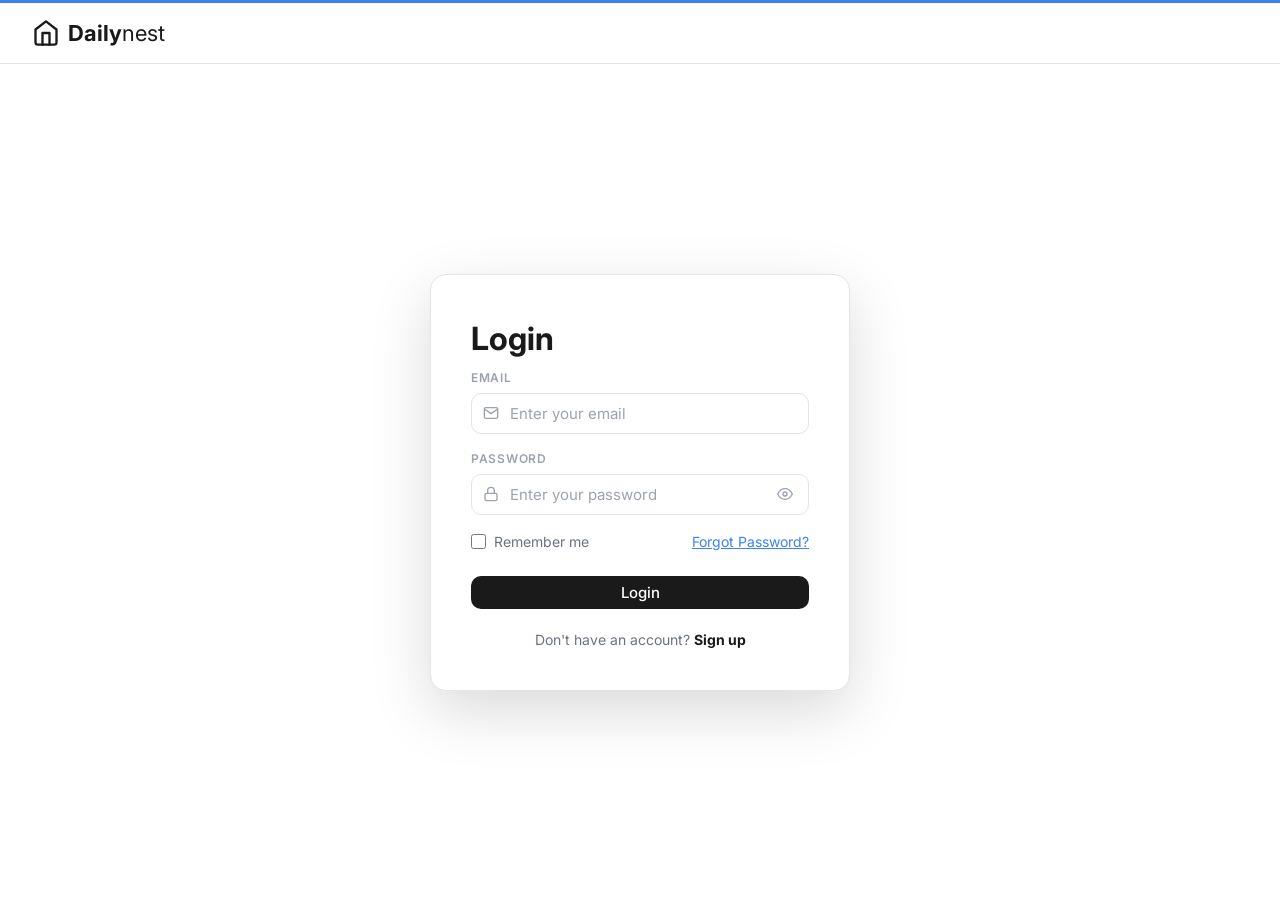
<file: frontend/login.html>
<!DOCTYPE html>
<html lang="en">
<head>
  <meta charset="UTF-8" />
  <meta name="viewport" content="width=device-width, initial-scale=1.0" />
  <title>Login — DailyNest</title>
  <link rel="stylesheet" href="css/variables.css" />
  <link rel="stylesheet" href="css/reset.css" />
  <link rel="stylesheet" href="css/layout.css" />
  <link rel="stylesheet" href="css/components.css" />
  <link rel="stylesheet" href="css/animations.css" />
</head>
<body>

<div class="auth-page">

  <!-- Topbar -->
  <header class="auth-topbar">
    <a href="index.html" class="logo-wrap">
      <svg viewBox="0 0 24 24" fill="none" stroke="currentColor" stroke-width="2" stroke-linecap="round" stroke-linejoin="round">
        <path d="M3 9l9-7 9 7v11a2 2 0 0 1-2 2H5a2 2 0 0 1-2-2z"/>
        <polyline points="9 22 9 12 15 12 15 22"/>
      </svg>
      <span class="logo-text"><span class="bold">Daily</span><span class="light">nest</span></span>
    </a>
  </header>

  <!-- Body -->
  <div class="auth-body">
    <div class="auth-card">

      <h1 class="auth-title">Login</h1>

      <form class="auth-form" onsubmit="handleLogin(event)">

        <div class="form-group">
          <label class="form-label" for="email">Email</label>
          <div class="input-wrap">
            <svg class="input-icon" viewBox="0 0 24 24" fill="none" stroke="currentColor" stroke-width="2" stroke-linecap="round" stroke-linejoin="round">
              <path d="M4 4h16c1.1 0 2 .9 2 2v12c0 1.1-.9 2-2 2H4c-1.1 0-2-.9-2-2V6c0-1.1.9-2 2-2z"/>
              <polyline points="22,6 12,13 2,6"/>
            </svg>
            <input
              type="email"
              id="email"
              name="email"
              placeholder="Enter your email"
              required
              autocomplete="email"
            />
          </div>
        </div>

        <div class="form-group">
          <label class="form-label" for="password">Password</label>
          <div class="input-wrap">
            <svg class="input-icon" viewBox="0 0 24 24" fill="none" stroke="currentColor" stroke-width="2" stroke-linecap="round" stroke-linejoin="round">
              <rect x="3" y="11" width="18" height="11" rx="2" ry="2"/>
              <path d="M7 11V7a5 5 0 0 1 10 0v4"/>
            </svg>
            <input
              type="password"
              id="password"
              name="password"
              placeholder="Enter your password"
              required
              autocomplete="current-password"
            />
            <button type="button" class="eye-btn" onclick="togglePassword(this)" aria-label="Toggle password visibility">
              <svg viewBox="0 0 24 24" width="16" height="16" fill="none" stroke="currentColor" stroke-width="2" stroke-linecap="round" stroke-linejoin="round">
                <path d="M1 12s4-8 11-8 11 8 11 8-4 8-11 8-11-8-11-8z"/>
                <circle cx="12" cy="12" r="3"/>
              </svg>
            </button>
          </div>
        </div>

        <div class="form-options">
          <label class="checkbox-label">
            <input type="checkbox" name="remember" />
            Remember me
          </label>
          <button type="button" class="auth-link">Forgot Password?</button>
        </div>

        <div class="form-group" style="margin-top: 24px;">
          <button type="submit" class="btn btn-primary" style="width: 100%; justify-content: center;">
            Login
          </button>
        </div>

      </form>

      <p class="auth-footer-text">
        Don't have an account? <a href="register.html">Sign up</a>
      </p>

    </div>
  </div>

</div>

<script src="js/toast.js"></script>
<script src="js/router.js"></script>
<script src="js/api.js"></script>
<script src="js/validations.js"></script>
<script type="module" src="js/animations.js"></script>
</body>
</html>
</file>
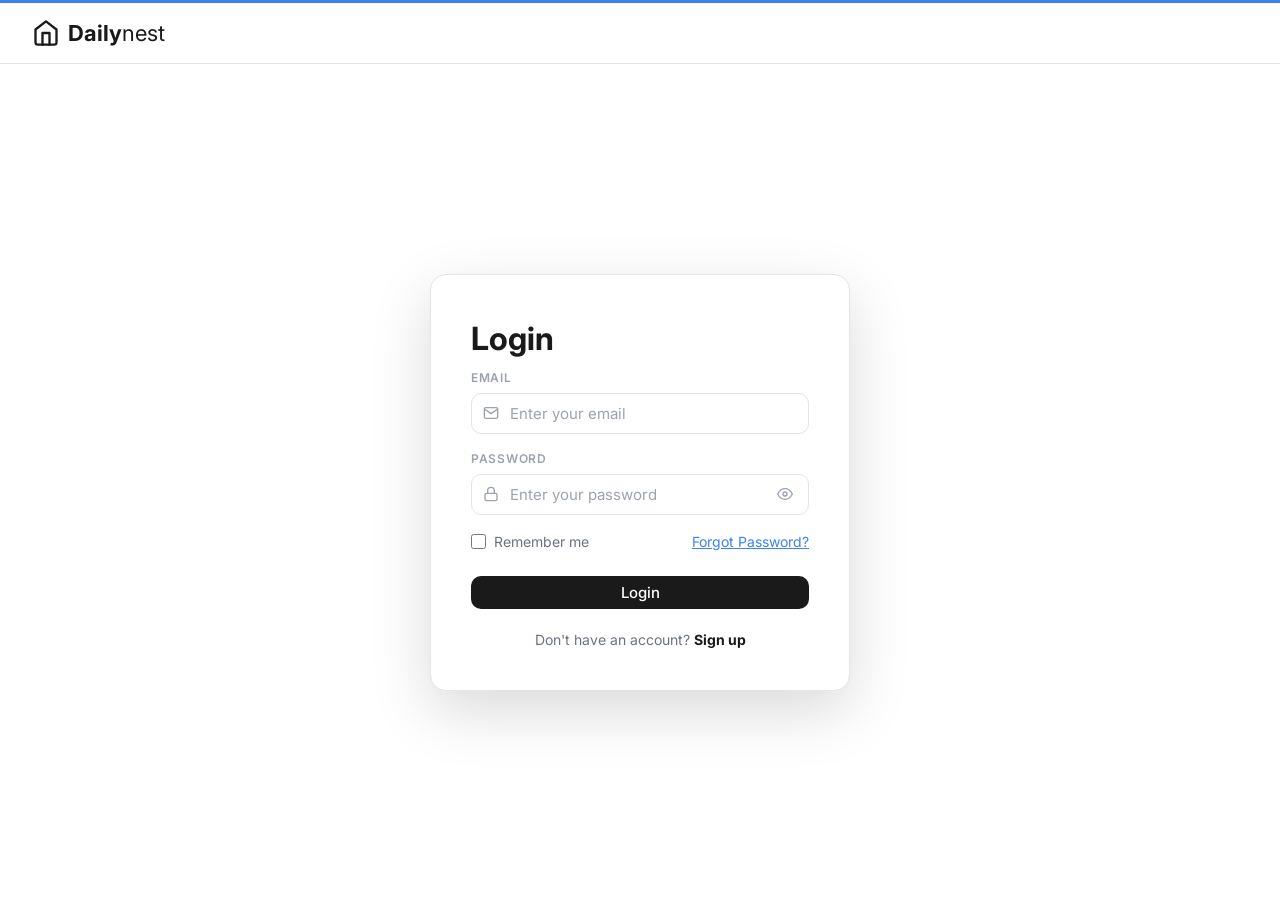
<file: frontend/notepad.html>
<!DOCTYPE html>
<html lang="en">
<head>
  <meta charset="UTF-8" />
  <meta name="viewport" content="width=device-width, initial-scale=1.0" />
  <title>Notepad — DailyNest</title>
  <link rel="stylesheet" href="css/variables.css" />
  <link rel="stylesheet" href="css/reset.css" />
  <link rel="stylesheet" href="css/layout.css" />
  <link rel="stylesheet" href="css/components.css" />
  <link rel="stylesheet" href="css/modules/notepad.css" />
  <link rel="stylesheet" href="css/animations.css" />
  <script src="js/components/sidebar.js"></script>
</head>
<body>

<app-mobile-topbar></app-mobile-topbar>

<div class="app-layout">

  <app-sidebar></app-sidebar>

  <!-- ========== MAIN CONTENT ========== -->
  <main class="main-content notepad-main">

    <!-- Page header -->
    <div class="page-header">
      <div>
        <h1>Notepad</h1>
      </div>
      <div class="page-header-actions">
        <button class="btn btn-primary" onclick="newNote()">
          <svg viewBox="0 0 24 24" width="15" height="15" fill="none" stroke="currentColor" stroke-width="2" stroke-linecap="round" stroke-linejoin="round">
            <line x1="12" y1="5" x2="12" y2="19"/>
            <line x1="5" y1="12" x2="19" y2="12"/>
          </svg>
          New Note
        </button>
      </div>
    </div>

    <!-- Two-panel layout -->
    <div class="notepad-layout">

      <!-- LEFT: Note list -->
      <aside class="notes-list-panel">
        <div class="notes-list-header">
          <span class="notes-list-count"><span id="notesCount">0</span> notes</span>
        </div>
        <div class="notes-list-items" id="notesList">
          <!-- populated by JS -->
        </div>
      </aside>

      <!-- RIGHT: Editor -->
      <section class="notes-editor-panel" id="editorPanel">

        <!-- Empty state -->
        <div class="editor-empty-state" id="editorEmptyState">
          <svg viewBox="0 0 24 24" width="48" height="48" fill="none" stroke="currentColor" stroke-width="1.5" stroke-linecap="round" stroke-linejoin="round">
            <path d="M11 4H4a2 2 0 00-2 2v14a2 2 0 002 2h14a2 2 0 002-2v-7"/>
            <path d="M18.5 2.5a2.121 2.121 0 013 3L12 15l-4 1 1-4 9.5-9.5z"/>
          </svg>
          <p>Select a note or create a new one</p>
        </div>

        <!-- Editor content (hidden until a note is selected) -->
        <div class="editor-content" id="editorContent" style="display:none;">
          <div class="editor-toolbar">
            <button class="btn btn-ghost btn-sm mobile-back-btn" onclick="mobileBackToList()" aria-label="Back to notes list">
              <svg viewBox="0 0 24 24" width="14" height="14" fill="none" stroke="currentColor" stroke-width="2.5" stroke-linecap="round" stroke-linejoin="round"><polyline points="15 18 9 12 15 6"/></svg>
              Notes
            </button>
            <div class="editor-status" id="saveStatus">
              <span class="unsaved-dot"></span> Unsaved changes
            </div>
            <div class="editor-actions">
              <span class="editor-wordcount"><span id="wordCount">0</span> words</span>
              <button class="btn btn-danger btn-sm" id="deleteNoteBtn" onclick="deleteNote()">
                <svg viewBox="0 0 24 24" width="14" height="14" fill="none" stroke="currentColor" stroke-width="2" stroke-linecap="round" stroke-linejoin="round">
                  <polyline points="3 6 5 6 21 6"/>
                  <path d="M19 6l-1 14a2 2 0 01-2 2H8a2 2 0 01-2-2L5 6"/>
                  <path d="M10 11v6M14 11v6"/>
                  <path d="M9 6V4a1 1 0 011-1h4a1 1 0 011 1v2"/>
                </svg>
                Delete
              </button>
              <button class="btn btn-primary btn-sm" id="saveNoteBtn" onclick="saveNote()">
                <svg viewBox="0 0 24 24" width="14" height="14" fill="none" stroke="currentColor" stroke-width="2" stroke-linecap="round" stroke-linejoin="round">
                  <path d="M19 21H5a2 2 0 01-2-2V5a2 2 0 012-2h11l5 5v11a2 2 0 01-2 2z"/>
                  <polyline points="17 21 17 13 7 13 7 21"/>
                  <polyline points="7 3 7 8 15 8"/>
                </svg>
                Save
              </button>
            </div>
          </div>

          <div class="notepad-editor">
            <input
              type="text"
              class="note-title-input"
              id="noteTitle"
              placeholder="Untitled Note"
              autocomplete="off"
              oninput="onTitleInput()"
            />
            <hr class="note-divider" />
            <textarea
              class="note-body-input"
              id="noteBody"
              placeholder="Start writing your thoughts..."
              oninput="onEditorInput()"
            ></textarea>
          </div>
        </div>

      </section>

    </div>

  </main>
  <!-- /MAIN CONTENT -->

</div>

<script src="js/toast.js"></script>
<script src="js/api.js"></script>
<script src="js/router.js"></script>
<script src="js/auth.js"></script>
<script src="js/modules/notepad.js"></script>
<script type="module" src="js/animations.js"></script>
</body>
</html>
</file>
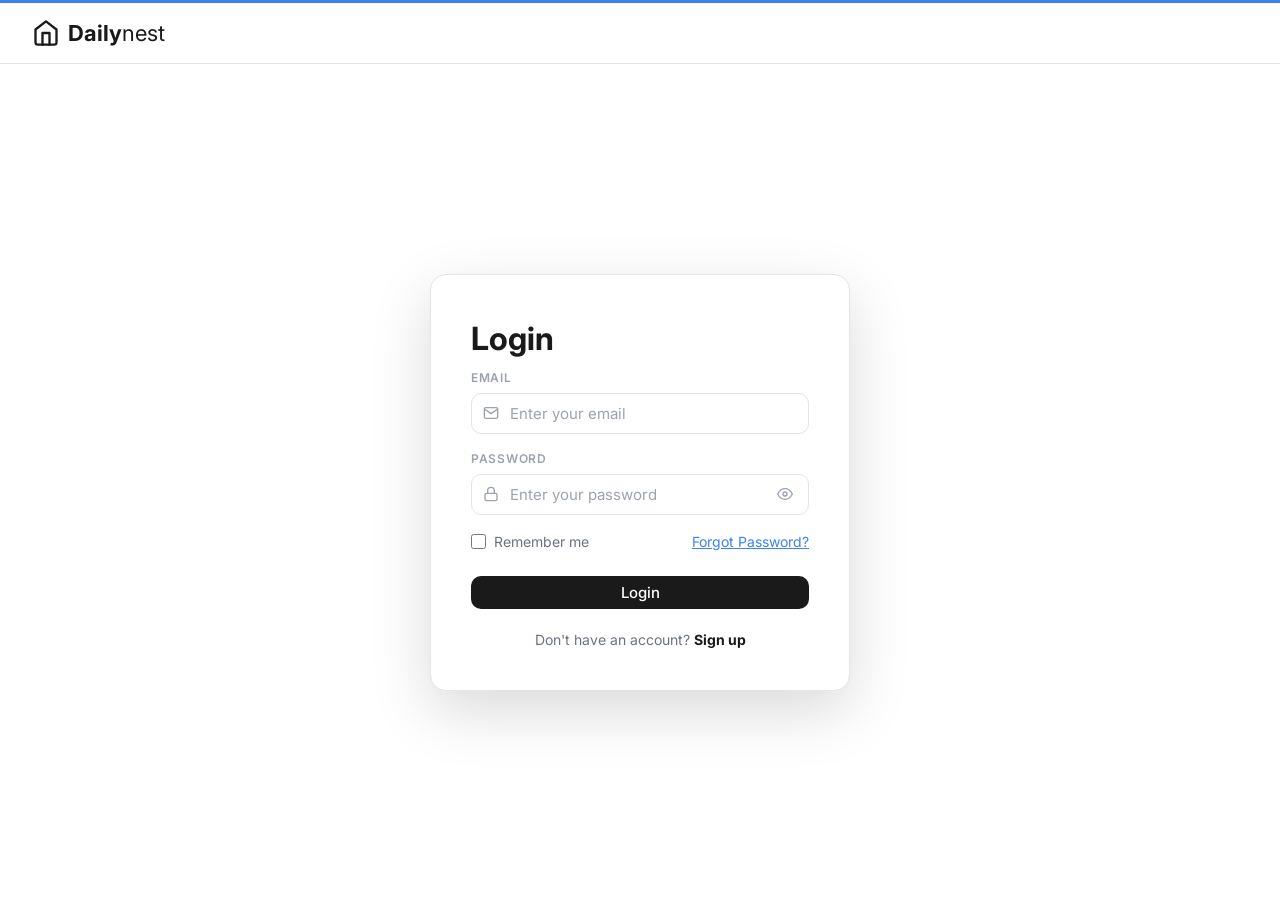
<file: frontend/profile.html>
<!DOCTYPE html>
<html lang="en">
<head>
  <meta charset="UTF-8" />
  <meta name="viewport" content="width=device-width, initial-scale=1.0" />
  <title>Account Settings — DailyNest</title>
  <link rel="stylesheet" href="css/variables.css" />
  <link rel="stylesheet" href="css/reset.css" />
  <link rel="stylesheet" href="css/layout.css" />
  <link rel="stylesheet" href="css/components.css" />
  <link rel="stylesheet" href="css/animations.css" />
  <script src="js/components/sidebar.js"></script>
</head>
<body>

<app-mobile-topbar></app-mobile-topbar>

<div class="app-layout">

  <app-sidebar></app-sidebar>

  <!-- ========== MAIN CONTENT ========== -->
  <main class="main-content">

    <div class="page-header">
      <div>
        <h1>Account Settings</h1>
        <p class="subtitle">Manage your profile and account preferences</p>
      </div>
    </div>

    <div class="settings-content">

      <!-- Profile card -->
      <div class="settings-card">
        <h2>Profile</h2>

        <div class="profile-avatar-row">
          <div class="avatar-circle avatar-lg" id="profileAvatar">?</div>
          <div>
            <div class="profile-avatar-name" id="profileAvatarName">Loading...</div>
            <div class="profile-avatar-email" id="profileAvatarEmail"></div>
          </div>
        </div>

        <form id="profileForm" onsubmit="submitProfile(event)">
          <div class="form-group">
            <label class="form-label" for="profileName">Full Name</label>
            <input type="text" id="profileName" class="form-input" placeholder="Your name" required autocomplete="name" />
          </div>
          <div class="form-group">
            <label class="form-label" for="profileEmail">Email</label>
            <input type="email" id="profileEmail" class="form-input" placeholder="your@email.com" required autocomplete="email" />
          </div>
          <div class="modal-actions" style="justify-content: flex-start; margin-top: 8px;">
            <button type="submit" class="btn btn-primary">Save Changes</button>
          </div>
          <p class="form-msg" id="profileMsg"></p>
        </form>
      </div>

      <!-- Password card -->
      <div class="settings-card">
        <h2>Change Password</h2>

        <form id="passwordForm" onsubmit="submitPassword(event)">
          <div class="form-group">
            <label class="form-label" for="newPassword">New Password</label>
            <div class="input-wrap">
              <svg class="input-icon" viewBox="0 0 24 24" fill="none" stroke="currentColor" stroke-width="2" stroke-linecap="round" stroke-linejoin="round">
                <rect x="3" y="11" width="18" height="11" rx="2" ry="2"/>
                <path d="M7 11V7a5 5 0 0 1 10 0v4"/>
              </svg>
              <input type="password" id="newPassword" placeholder="New password..." autocomplete="new-password" required />
              <button type="button" class="eye-btn" onclick="togglePassword(this)" aria-label="Toggle visibility">
                <svg viewBox="0 0 24 24" width="16" height="16" fill="none" stroke="currentColor" stroke-width="2" stroke-linecap="round" stroke-linejoin="round">
                  <path d="M1 12s4-8 11-8 11 8 11 8-4 8-11 8-11-8-11-8z"/>
                  <circle cx="12" cy="12" r="3"/>
                </svg>
              </button>
            </div>
          </div>
          <div class="form-group">
            <label class="form-label" for="confirmPassword">Confirm Password</label>
            <div class="input-wrap">
              <svg class="input-icon" viewBox="0 0 24 24" fill="none" stroke="currentColor" stroke-width="2" stroke-linecap="round" stroke-linejoin="round">
                <rect x="3" y="11" width="18" height="11" rx="2" ry="2"/>
                <path d="M7 11V7a5 5 0 0 1 10 0v4"/>
              </svg>
              <input type="password" id="confirmPassword" placeholder="Confirm password..." autocomplete="new-password" required />
              <button type="button" class="eye-btn" onclick="togglePassword(this)" aria-label="Toggle visibility">
                <svg viewBox="0 0 24 24" width="16" height="16" fill="none" stroke="currentColor" stroke-width="2" stroke-linecap="round" stroke-linejoin="round">
                  <path d="M1 12s4-8 11-8 11 8 11 8-4 8-11 8-11-8-11-8z"/>
                  <circle cx="12" cy="12" r="3"/>
                </svg>
              </button>
            </div>
          </div>
          <div class="modal-actions" style="justify-content: flex-start; margin-top: 8px;">
            <button type="submit" class="btn btn-primary">Update Password</button>
          </div>
          <p class="form-msg" id="passwordMsg"></p>
        </form>
      </div>

      <!-- Danger zone -->
      <div class="settings-card settings-danger">
        <h2>Danger Zone</h2>
        <p>Permanently delete your account and all associated data. This action cannot be undone.</p>
        <button class="btn btn-danger" onclick="openModal('deleteAccount')">Delete Account</button>
      </div>

    </div>
    <!-- /settings-content -->

  </main>
  <!-- /MAIN CONTENT -->

</div>

<!-- ========== MODAL: Confirm Delete ========== -->
<div class="modal-overlay" id="deleteAccountModal" role="dialog" aria-modal="true" aria-labelledby="deleteModalTitle">
  <div class="modal">
    <div class="modal-header">
      <h2 class="modal-title" id="deleteModalTitle">Delete Account</h2>
      <button class="modal-close" onclick="closeModal('deleteAccount')" aria-label="Close">
        <svg viewBox="0 0 24 24" width="18" height="18" fill="none" stroke="currentColor" stroke-width="2" stroke-linecap="round" stroke-linejoin="round">
          <line x1="18" y1="6" x2="6" y2="18"/>
          <line x1="6" y1="6" x2="18" y2="18"/>
        </svg>
      </button>
    </div>
    <p style="font-size:0.9375rem; color:var(--color-text-secondary); line-height:1.6; margin-bottom:24px;">
      Are you sure you want to delete your account? All your data — tasks, notes, files and events — will be permanently removed. This cannot be undone.
    </p>
    <div class="modal-actions">
      <button type="button" class="btn btn-ghost" onclick="closeModal('deleteAccount')">Cancel</button>
      <button type="button" class="btn btn-danger" onclick="confirmDeleteAccount()">Yes, delete my account</button>
    </div>
  </div>
</div>
<!-- /MODAL -->

<script src="js/toast.js"></script>
<script src="js/router.js"></script>
<script src="js/api.js"></script>
<script src="js/auth.js"></script>
<script src="js/modules/profile.js"></script>
<script type="module" src="js/animations.js"></script>
</body>
</html>
</file>
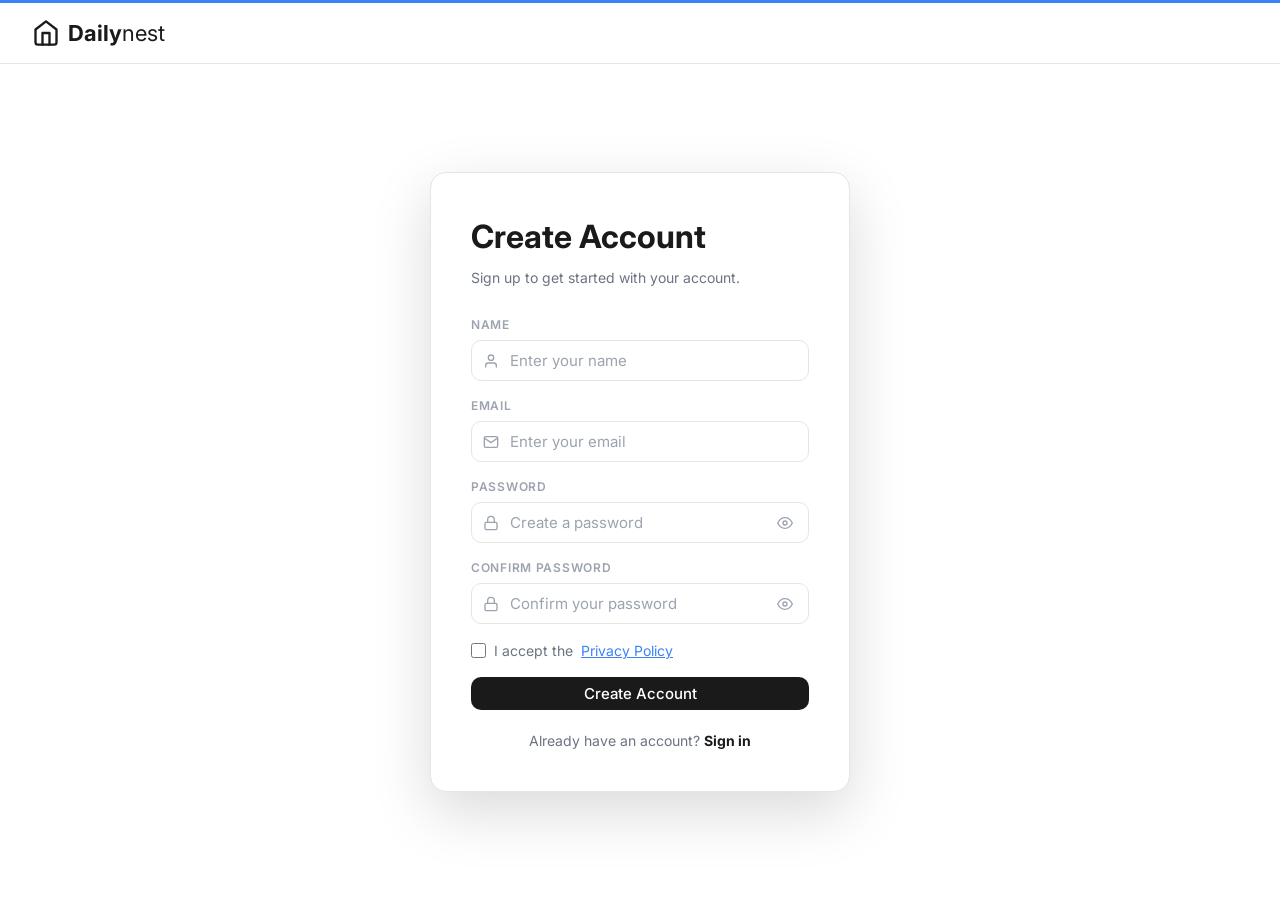
<file: frontend/register.html>
<!DOCTYPE html>
<html lang="en">
<head>
  <meta charset="UTF-8" />
  <meta name="viewport" content="width=device-width, initial-scale=1.0" />
  <title>Create Account — DailyNest</title>
  <link rel="stylesheet" href="css/variables.css" />
  <link rel="stylesheet" href="css/reset.css" />
  <link rel="stylesheet" href="css/layout.css" />
  <link rel="stylesheet" href="css/components.css" />
  <link rel="stylesheet" href="css/animations.css" />
</head>
<body>

<div class="auth-page">

  <!-- Topbar -->
  <header class="auth-topbar">
    <a href="index.html" class="logo-wrap">
      <svg viewBox="0 0 24 24" fill="none" stroke="currentColor" stroke-width="2" stroke-linecap="round" stroke-linejoin="round">
        <path d="M3 9l9-7 9 7v11a2 2 0 0 1-2 2H5a2 2 0 0 1-2-2z"/>
        <polyline points="9 22 9 12 15 12 15 22"/>
      </svg>
      <span class="logo-text"><span class="bold">Daily</span><span class="light">nest</span></span>
    </a>
  </header>

  <!-- Body -->
  <div class="auth-body">
    <div class="auth-card">

      <h1 class="auth-title">Create Account</h1>
      <p class="auth-subtitle">Sign up to get started with your account.</p>

      <form class="auth-form" onsubmit="handleRegister(event)">

        <div class="form-group">
          <label class="form-label" for="name">Name</label>
          <div class="input-wrap">
            <svg class="input-icon" viewBox="0 0 24 24" fill="none" stroke="currentColor" stroke-width="2" stroke-linecap="round" stroke-linejoin="round">
              <path d="M20 21v-2a4 4 0 00-4-4H8a4 4 0 00-4 4v2"/>
              <circle cx="12" cy="7" r="4"/>
            </svg>
            <input
              type="text"
              id="name"
              name="name"
              placeholder="Enter your name"
              required
              autocomplete="name"
            />
          </div>
        </div>

        <div class="form-group">
          <label class="form-label" for="email">Email</label>
          <div class="input-wrap">
            <svg class="input-icon" viewBox="0 0 24 24" fill="none" stroke="currentColor" stroke-width="2" stroke-linecap="round" stroke-linejoin="round">
              <path d="M4 4h16c1.1 0 2 .9 2 2v12c0 1.1-.9 2-2 2H4c-1.1 0-2-.9-2-2V6c0-1.1.9-2 2-2z"/>
              <polyline points="22,6 12,13 2,6"/>
            </svg>
            <input
              type="email"
              id="email"
              name="email"
              placeholder="Enter your email"
              required
              autocomplete="email"
            />
          </div>
        </div>

        <div class="form-group">
          <label class="form-label" for="password">Password</label>
          <div class="input-wrap">
            <svg class="input-icon" viewBox="0 0 24 24" fill="none" stroke="currentColor" stroke-width="2" stroke-linecap="round" stroke-linejoin="round">
              <rect x="3" y="11" width="18" height="11" rx="2" ry="2"/>
              <path d="M7 11V7a5 5 0 0 1 10 0v4"/>
            </svg>
            <input
              type="password"
              id="password"
              name="password"
              placeholder="Create a password"
              required
              autocomplete="new-password"
            />
            <button type="button" class="eye-btn" onclick="togglePassword(this)" aria-label="Toggle password visibility">
              <svg viewBox="0 0 24 24" width="16" height="16" fill="none" stroke="currentColor" stroke-width="2" stroke-linecap="round" stroke-linejoin="round">
                <path d="M1 12s4-8 11-8 11 8 11 8-4 8-11 8-11-8-11-8z"/>
                <circle cx="12" cy="12" r="3"/>
              </svg>
            </button>
          </div>
        </div>

        <div class="form-group">
          <label class="form-label" for="confirmPassword">Confirm Password</label>
          <div class="input-wrap">
            <svg class="input-icon" viewBox="0 0 24 24" fill="none" stroke="currentColor" stroke-width="2" stroke-linecap="round" stroke-linejoin="round">
              <rect x="3" y="11" width="18" height="11" rx="2" ry="2"/>
              <path d="M7 11V7a5 5 0 0 1 10 0v4"/>
            </svg>
            <input
              type="password"
              id="confirmPassword"
              name="confirmPassword"
              placeholder="Confirm your password"
              required
              autocomplete="new-password"
            />
            <button type="button" class="eye-btn" onclick="togglePassword(this)" aria-label="Toggle confirm password visibility">
              <svg viewBox="0 0 24 24" width="16" height="16" fill="none" stroke="currentColor" stroke-width="2" stroke-linecap="round" stroke-linejoin="round">
                <path d="M1 12s4-8 11-8 11 8 11 8-4 8-11 8-11-8-11-8z"/>
                <circle cx="12" cy="12" r="3"/>
              </svg>
            </button>
          </div>
        </div>

        <div class="form-group">
          <label class="checkbox-label">
            <input type="checkbox" name="privacy" required />
            I accept the <a href="#" class="privacy-link">Privacy Policy</a>
          </label>
        </div>

        <div class="form-group" style="margin-top: 8px;">
          <button type="submit" class="btn btn-primary" style="width: 100%; justify-content: center;">
            Create Account
          </button>
        </div>

      </form>

      <p class="auth-footer-text">
        Already have an account? <a href="login.html">Sign in</a>
      </p>

    </div>
  </div>

</div>

<script src="js/toast.js"></script>
<script src="js/router.js"></script>
<script src="js/api.js"></script>
<script src="js/validations.js"></script>
<script type="module" src="js/animations.js"></script>
</body>
</html>
</file>
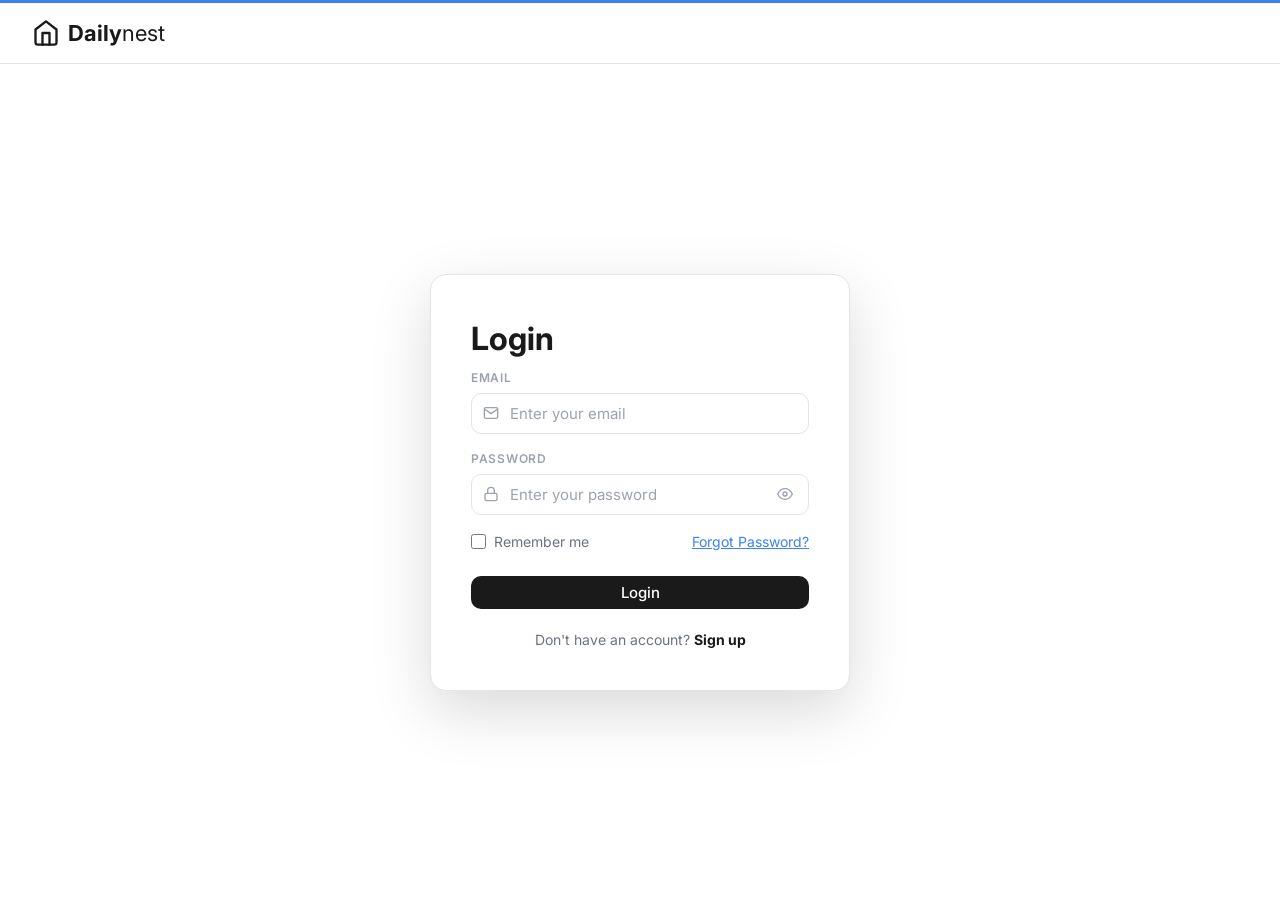
<file: frontend/tasks.html>
<!DOCTYPE html>
<html lang="en">
<head>
  <meta charset="UTF-8" />
  <meta name="viewport" content="width=device-width, initial-scale=1.0" />
  <title>Tasks — DailyNest</title>
  <link rel="stylesheet" href="css/variables.css" />
  <link rel="stylesheet" href="css/reset.css" />
  <link rel="stylesheet" href="css/layout.css" />
  <link rel="stylesheet" href="css/components.css" />
  <link rel="stylesheet" href="css/modules/tasks.css" />
  <link rel="stylesheet" href="css/animations.css" />
  <script src="js/components/sidebar.js"></script>
</head>
<body>

<app-mobile-topbar></app-mobile-topbar>

<div class="app-layout">

  <app-sidebar></app-sidebar>

  <!-- ========== MAIN CONTENT ========== -->
  <main class="main-content">

    <!-- Page header -->
    <div class="page-header">
      <div>
        <h1>Tasks</h1>
        <p class="subtitle">Manage and track your daily tasks</p>
      </div>
      <button class="btn btn-primary" onclick="openNewTaskModal()">
        <svg viewBox="0 0 24 24" width="16" height="16" fill="none" stroke="currentColor" stroke-width="2.5" stroke-linecap="round" stroke-linejoin="round">
          <line x1="12" y1="5" x2="12" y2="19"/>
          <line x1="5" y1="12" x2="19" y2="12"/>
        </svg>
        New Task
      </button>
    </div>

    <!-- Stat cards -->
    <div class="stat-cards">

      <div class="stat-card">
        <div class="stat-icon blue">
          <svg viewBox="0 0 24 24" fill="none" stroke="currentColor" stroke-width="2" stroke-linecap="round" stroke-linejoin="round">
            <path d="M9 5H7a2 2 0 00-2 2v12a2 2 0 002 2h10a2 2 0 002-2V7a2 2 0 00-2-2h-2"/>
            <rect x="9" y="3" width="6" height="4" rx="1"/>
          </svg>
        </div>
        <div>
          <div class="stat-number" id="statTotal">1</div>
          <div class="stat-label">All tasks</div>
        </div>
      </div>

      <div class="stat-card">
        <div class="stat-icon gray">
          <svg viewBox="0 0 24 24" fill="none" stroke="currentColor" stroke-width="2" stroke-linecap="round" stroke-linejoin="round">
            <circle cx="12" cy="12" r="10"/>
          </svg>
        </div>
        <div>
          <div class="stat-number" id="statNotStarted">1</div>
          <div class="stat-label">Not started</div>
        </div>
      </div>

      <div class="stat-card">
        <div class="stat-icon orange">
          <svg viewBox="0 0 24 24" fill="none" stroke="currentColor" stroke-width="2" stroke-linecap="round" stroke-linejoin="round">
            <path d="M12 22C6.477 22 2 17.523 2 12S6.477 2 12 2"/>
            <path d="M12 2c5.523 0 10 4.477 10 10" stroke-dasharray="4 4"/>
          </svg>
        </div>
        <div>
          <div class="stat-number" id="statInProgress">0</div>
          <div class="stat-label">In progress</div>
        </div>
      </div>

      <div class="stat-card">
        <div class="stat-icon green">
          <svg viewBox="0 0 24 24" fill="none" stroke="currentColor" stroke-width="2" stroke-linecap="round" stroke-linejoin="round">
            <path d="M22 11.08V12a10 10 0 11-5.93-9.14"/>
            <polyline points="22 4 12 14.01 9 11.01"/>
          </svg>
        </div>
        <div>
          <div class="stat-number" id="statCompleted">0</div>
          <div class="stat-label">Completed</div>
        </div>
      </div>

    </div>
    <!-- /Stat cards -->

    <!-- Task table section -->
    <div class="task-section">

      <!-- Toolbar -->
      <div class="task-toolbar">
        <div class="search-input-wrap">
          <svg viewBox="0 0 24 24" fill="none" stroke="currentColor" stroke-width="2" stroke-linecap="round" stroke-linejoin="round">
            <circle cx="11" cy="11" r="8"/>
            <line x1="21" y1="21" x2="16.65" y2="16.65"/>
          </svg>
          <input
            type="search"
            class="search-input"
            id="searchInput"
            placeholder="Search tasks..."
            oninput="onSearchInput(this.value)"
          />
        </div>
        <select class="filter-select" id="statusFilter" onchange="onStatusFilterChange(this.value)">
          <option value="">All</option>
          <option value="pending">Pending</option>
          <option value="done">Done</option>
        </select>
        <select class="filter-select" id="priorityFilter" onchange="filterTasks()">
          <option value="">All priorities</option>
          <option value="high">High</option>
          <option value="medium">Medium</option>
          <option value="low">Low</option>
        </select>
      </div>

      <!-- Table -->
      <table class="task-table">
        <thead>
          <tr>
            <th></th>
            <th>Task Name</th>
            <th>Status</th>
            <th>Priority</th>
            <th>Start Date</th>
            <th>Created</th>
            <th>Actions</th>
          </tr>
        </thead>
        <tbody id="taskTableBody">
          <tr data-id="local-0" data-status="not-started" data-priority="medium" data-name="New Task" data-due="" data-desc="">
            <td class="task-check-cell"><input type="checkbox" class="task-check" onchange="markComplete(this)" title="Mark as complete"></td>
            <td><span class="task-name">New Task</span></td>
            <td>
              <span class="status-badge not-started">
                <span class="dot"></span>Not started
              </span>
            </td>
            <td><span class="priority-badge medium">Medium</span></td>
            <td>
              <span class="due-date">
                <svg viewBox="0 0 24 24" fill="none" stroke="currentColor" stroke-width="2" stroke-linecap="round" stroke-linejoin="round">
                  <rect x="3" y="4" width="18" height="18" rx="2"/>
                  <line x1="16" y1="2" x2="16" y2="6"/>
                  <line x1="8" y1="2" x2="8" y2="6"/>
                  <line x1="3" y1="10" x2="21" y2="10"/>
                </svg>
                Today
              </span>
            </td>
            <td><span class="created-at">Just now</span></td>
            <td class="task-actions">
              <button class="action-btn edit-btn" onclick="openEditModal(this)" title="Edit task">
                <svg viewBox="0 0 24 24" width="14" height="14" fill="none" stroke="currentColor" stroke-width="2" stroke-linecap="round" stroke-linejoin="round"><path d="M11 4H4a2 2 0 00-2 2v14a2 2 0 002 2h14a2 2 0 002-2v-7"/><path d="M18.5 2.5a2.121 2.121 0 013 3L12 15l-4 1 1-4 9.5-9.5z"/></svg>
              </button>
              <button class="action-btn delete-btn" onclick="deleteTask(this)" title="Delete task">
                <svg viewBox="0 0 24 24" width="14" height="14" fill="none" stroke="currentColor" stroke-width="2" stroke-linecap="round" stroke-linejoin="round"><polyline points="3 6 5 6 21 6"/><path d="M19 6l-1 14a2 2 0 01-2 2H8a2 2 0 01-2-2L5 6"/><path d="M10 11v6M14 11v6"/></svg>
              </button>
            </td>
          </tr>
        </tbody>
      </table>

      <!-- Footer / Pagination -->
      <div class="task-footer">
        <span class="task-count" id="taskCount">Showing 1 of 1 tasks</span>
        <div class="pagination">
          <button aria-label="Previous page">&#8249;</button>
          <button class="active">1</button>
          <button aria-label="Next page">&#8250;</button>
        </div>
      </div>

    </div>
    <!-- /Task table section -->

  </main>
  <!-- /MAIN CONTENT -->

</div>

<!-- ========== MODAL: Create New Task ========== -->
<div class="modal-overlay" id="createTaskModal" role="dialog" aria-modal="true" aria-labelledby="modalTitle">
  <div class="modal">

    <div class="modal-header">
      <h2 class="modal-title" id="modalTitle">Create New Task</h2>
      <button class="modal-close" onclick="closeModal('createTask')" aria-label="Close">
        <svg viewBox="0 0 24 24" width="18" height="18" fill="none" stroke="currentColor" stroke-width="2" stroke-linecap="round" stroke-linejoin="round">
          <line x1="18" y1="6" x2="6" y2="18"/>
          <line x1="6" y1="6" x2="18" y2="18"/>
        </svg>
      </button>
    </div>

    <form id="createTaskForm" onsubmit="submitCreateTask(event)">

      <div class="form-group">
        <label class="form-label" for="taskName">Task Name</label>
        <input
          type="text"
          id="taskName"
          class="form-input"
          placeholder="Enter task name..."
          required
          autocomplete="off"
        />
      </div>

      <div class="form-row">
        <div class="form-group">
          <label class="form-label" for="taskStatus">Status</label>
          <select id="taskStatus" class="form-select">
            <option value="not-started">Not started</option>
            <option value="in-progress">In progress</option>
            <option value="completed">Completed</option>
          </select>
        </div>
        <div class="form-group">
          <label class="form-label" for="taskPriority">Priority</label>
          <select id="taskPriority" class="form-select">
            <option value="medium">Medium</option>
            <option value="high">High</option>
            <option value="low">Low</option>
          </select>
        </div>
      </div>

      <div class="form-group">
        <label class="form-label" for="taskDueDate">Start Date</label>
        <input type="date" id="taskDueDate" class="form-input" />
      </div>

      <div class="form-group">
        <label class="form-label" for="taskDescription">Description</label>
        <textarea
          id="taskDescription"
          class="form-textarea"
          placeholder="Add a description (optional)..."
        ></textarea>
      </div>

      <div class="modal-actions">
        <button type="button" class="btn btn-ghost" onclick="closeModal('createTask')">Cancel</button>
        <button type="submit" class="btn btn-primary" id="taskSubmitBtn">Create Task</button>
      </div>

    </form>
  </div>
</div>
<!-- /MODAL -->

<script src="js/toast.js"></script>
<script src="js/router.js"></script>
<script src="js/api.js"></script>
<script src="js/auth.js"></script>
<script src="js/modules/tasks.js"></script>
<script type="module" src="js/animations.js"></script>
</body>
</html>
</file>
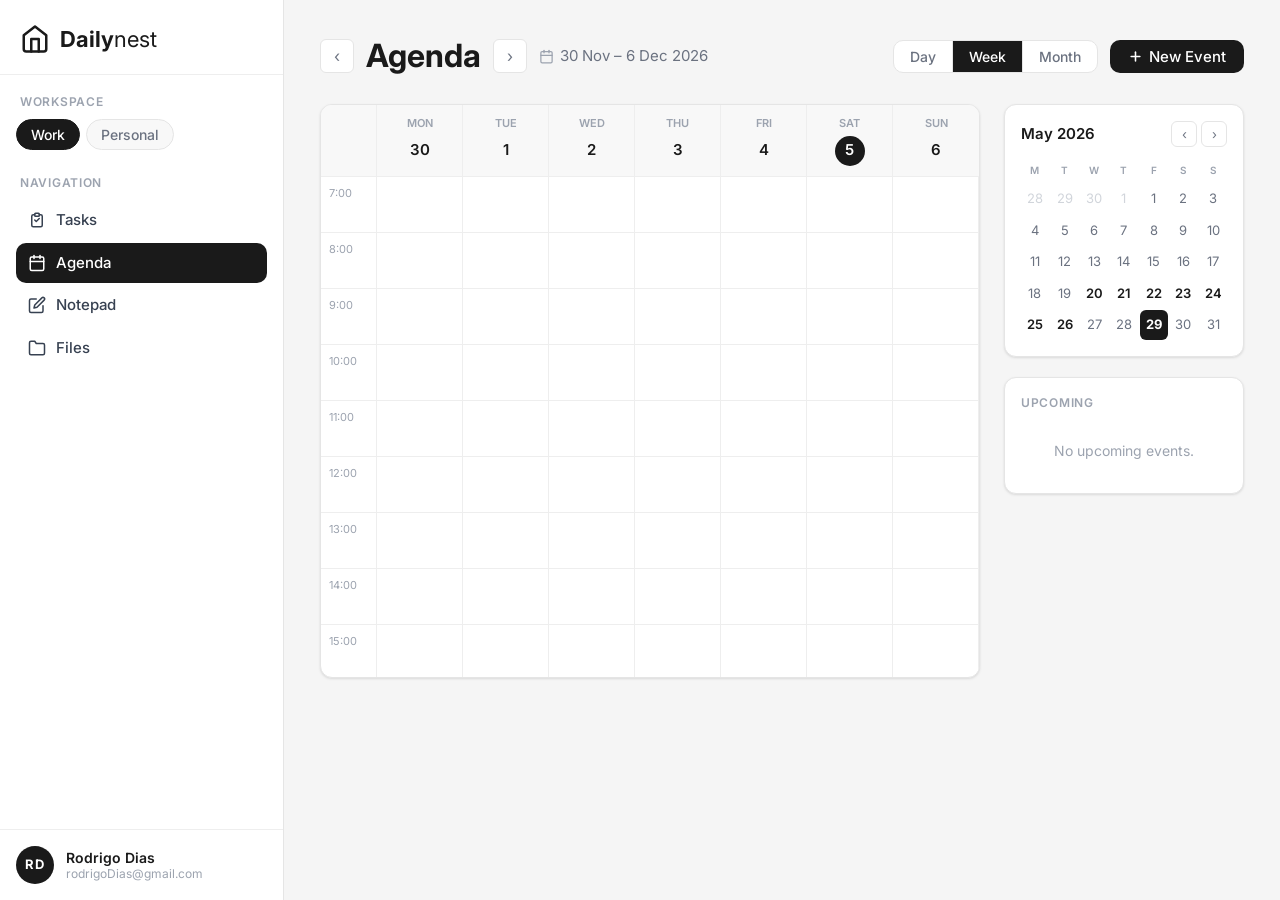
<file: frontend/build/agenda.html>
<!DOCTYPE html>
<html lang="en">
<head>
  <meta charset="UTF-8" />
  <meta name="viewport" content="width=device-width, initial-scale=1.0" />
  <title>Agenda — DailyNest</title>
  <link rel="stylesheet" href="css/variables.css" />
  <link rel="stylesheet" href="css/reset.css" />
  <link rel="stylesheet" href="css/layout.css" />
  <link rel="stylesheet" href="css/components.css" />
  <link rel="stylesheet" href="css/modules/agenda.css" />
</head>
<body>

<!-- Mobile top bar -->
<header class="mobile-topbar">
  <button class="sidebar-toggle" onclick="toggleSidebar()" aria-label="Abrir menu">
    <svg viewBox="0 0 24 24" width="18" height="18" fill="none" stroke="currentColor" stroke-width="2.5" stroke-linecap="round" stroke-linejoin="round">
      <line x1="3" y1="6"  x2="21" y2="6"/>
      <line x1="3" y1="12" x2="21" y2="12"/>
      <line x1="3" y1="18" x2="21" y2="18"/>
    </svg>
  </button>
  <div class="mobile-topbar-logo">
    <svg viewBox="0 0 24 24" fill="none" stroke="currentColor" stroke-width="2" stroke-linecap="round" stroke-linejoin="round">
      <path d="M3 9l9-7 9 7v11a2 2 0 0 1-2 2H5a2 2 0 0 1-2-2z"/>
      <polyline points="9 22 9 12 15 12 15 22"/>
    </svg>
    <span class="logo-text"><span class="bold">Daily</span><span class="light">nest</span></span>
  </div>
</header>

<div class="app-layout">

  <!-- ========== SIDEBAR ========== -->
  <aside class="sidebar" id="sidebar">

    <div class="sidebar-logo">
      <svg class="logo-icon" viewBox="0 0 24 24" fill="none" stroke="currentColor" stroke-width="2" stroke-linecap="round" stroke-linejoin="round">
        <path d="M3 9l9-7 9 7v11a2 2 0 0 1-2 2H5a2 2 0 0 1-2-2z"/>
        <polyline points="9 22 9 12 15 12 15 22"/>
      </svg>
      <span class="logo-text"><span class="bold">Daily</span><span class="light">nest</span></span>
    </div>

    <div class="sidebar-section">
      <div class="sidebar-label">Workspace</div>
      <div class="workspace-toggle">
        <button class="pill active" onclick="toggleWorkspace(this)">Work</button>
        <button class="pill" onclick="toggleWorkspace(this)">Personal</button>
      </div>
    </div>

    <div class="sidebar-section">
      <div class="sidebar-label">Navigation</div>
      <nav class="sidebar-nav">

        <a href="tasks.html" class="nav-link">
          <svg viewBox="0 0 24 24" fill="none" stroke="currentColor" stroke-width="2" stroke-linecap="round" stroke-linejoin="round">
            <path d="M9 5H7a2 2 0 00-2 2v12a2 2 0 002 2h10a2 2 0 002-2V7a2 2 0 00-2-2h-2"/>
            <rect x="9" y="3" width="6" height="4" rx="1"/>
            <path d="M9 12l2 2 4-4"/>
          </svg>
          Tasks
        </a>

        <a href="agenda.html" class="nav-link active">
          <svg viewBox="0 0 24 24" fill="none" stroke="currentColor" stroke-width="2" stroke-linecap="round" stroke-linejoin="round">
            <rect x="3" y="4" width="18" height="18" rx="2" ry="2"/>
            <line x1="16" y1="2" x2="16" y2="6"/>
            <line x1="8"  y1="2" x2="8"  y2="6"/>
            <line x1="3"  y1="10" x2="21" y2="10"/>
          </svg>
          Agenda
        </a>

        <a href="notepad.html" class="nav-link">
          <svg viewBox="0 0 24 24" fill="none" stroke="currentColor" stroke-width="2" stroke-linecap="round" stroke-linejoin="round">
            <path d="M11 4H4a2 2 0 00-2 2v14a2 2 0 002 2h14a2 2 0 002-2v-7"/>
            <path d="M18.5 2.5a2.121 2.121 0 013 3L12 15l-4 1 1-4 9.5-9.5z"/>
          </svg>
          Notepad
        </a>

        <a href="files.html" class="nav-link">
          <svg viewBox="0 0 24 24" fill="none" stroke="currentColor" stroke-width="2" stroke-linecap="round" stroke-linejoin="round">
            <path d="M22 19a2 2 0 01-2 2H4a2 2 0 01-2-2V5a2 2 0 012-2h5l2 3h9a2 2 0 012 2z"/>
          </svg>
          Files
        </a>

      </nav>
    </div>

    <div class="sidebar-footer">
      <div class="avatar-circle">RD</div>
      <div>
        <div class="sidebar-user-name">Rodrigo Dias</div>
        <div class="sidebar-user-email">rodrigoDias@gmail.com</div>
      </div>
    </div>

  </aside>
  <!-- /SIDEBAR -->

  <!-- ========== MAIN CONTENT ========== -->
  <main class="main-content">

    <!-- Toolbar -->
    <div class="agenda-toolbar">
      <div class="agenda-toolbar-left">
        <button class="nav-arrow" onclick="prevPeriod()" aria-label="Previous period">&#8249;</button>
        <h1>Agenda</h1>
        <button class="nav-arrow" onclick="nextPeriod()" aria-label="Next period">&#8250;</button>
        <span class="agenda-date-range">
          <svg viewBox="0 0 24 24" fill="none" stroke="currentColor" stroke-width="2" stroke-linecap="round" stroke-linejoin="round">
            <rect x="3" y="4" width="18" height="18" rx="2"/>
            <line x1="16" y1="2" x2="16" y2="6"/>
            <line x1="8"  y1="2" x2="8"  y2="6"/>
            <line x1="3"  y1="10" x2="21" y2="10"/>
          </svg>
          <span id="agenda-date-range-text"></span>
        </span>
      </div>
      <div style="display:flex; align-items:center; gap:12px;">
        <div class="view-toggle">
          <button onclick="setView(this)">Day</button>
          <button class="active" id="btn-week" onclick="setView(this)">Week</button>
          <button onclick="setView(this)">Month</button>
        </div>
        <button class="btn btn-primary" onclick="openEventModal('create')">
          <svg viewBox="0 0 24 24" width="15" height="15" fill="none" stroke="currentColor" stroke-width="2.5" stroke-linecap="round" stroke-linejoin="round">
            <line x1="12" y1="5" x2="12" y2="19"/>
            <line x1="5" y1="12" x2="19" y2="12"/>
          </svg>
          New Event
        </button>
      </div>
    </div>

    <!-- Calendar + Mini calendar -->
    <div class="agenda-layout">

      <!-- Weekly calendar / Month view -->
      <div class="calendar-wrap">

        <!-- ── WEEK VIEW ── -->
        <div id="week-view">

        <!-- Week header: days -->
        <div class="week-header" id="week-header"></div>

        <!-- Week grid: time rows -->
        <div class="week-grid" id="week-grid"></div>

        </div>
        <!-- /week-view -->

        <!-- ── DAY VIEW ── -->
        <div id="day-view" style="display:none;">
          <div class="day-view-header">
            <div class="day-view-title" id="day-view-title"></div>
          </div>
          <div id="day-view-list" class="day-view-list"></div>
        </div>
        <!-- /day-view -->

        <!-- ── MONTH VIEW ── -->
        <div id="month-view" style="display:none;">
          <div class="month-nav">
            <button class="nav-arrow" onclick="prevMonth()" aria-label="Previous month">&#8249;</button>
            <span id="month-nav-title" class="month-nav-title"></span>
            <button class="nav-arrow" onclick="nextMonth()" aria-label="Next month">&#8250;</button>
          </div>
          <div class="month-weekdays">
            <div>Mon</div><div>Tue</div><div>Wed</div>
            <div>Thu</div><div>Fri</div><div>Sat</div><div>Sun</div>
          </div>
          <div id="month-grid-body" class="month-grid-body"></div>
        </div>
        <!-- /month-view -->

      </div>
      <!-- /calendar-wrap -->

      <!-- Right sidebar: mini calendar + upcoming -->
      <div class="mini-calendar">

        <!-- Day events panel (shown in month view) -->
        <div id="day-events-panel" class="mini-cal-card" style="display:none;">
          <div class="day-events-title">Select a day</div>
          <div class="day-events-list">
            <p class="no-events-msg">Click on a day to see its events.</p>
          </div>
        </div>

        <!-- Mini month calendar -->
        <div id="mini-cal-card" class="mini-cal-card">
          <div class="mini-cal-header">
            <span class="mini-cal-title">May 2026</span>
            <div style="display:flex; gap:4px;">
              <button class="nav-arrow" style="width:26px;height:26px;font-size:0.8rem;" aria-label="Prev month">&#8249;</button>
              <button class="nav-arrow" style="width:26px;height:26px;font-size:0.8rem;" aria-label="Next month">&#8250;</button>
            </div>
          </div>
          <div class="mini-cal-grid">
            <!-- Day names -->
            <div class="day-name">M</div>
            <div class="day-name">T</div>
            <div class="day-name">W</div>
            <div class="day-name">T</div>
            <div class="day-name">F</div>
            <div class="day-name">S</div>
            <div class="day-name">S</div>
            <!-- Week 1: May starts Friday. Fill Mon-Thu with prev month -->
            <div class="day-num other-month">28</div>
            <div class="day-num other-month">29</div>
            <div class="day-num other-month">30</div>
            <div class="day-num other-month">1</div>
            <div class="day-num">1</div>
            <div class="day-num">2</div>
            <div class="day-num">3</div>
            <!-- Week 2 -->
            <div class="day-num">4</div>
            <div class="day-num">5</div>
            <div class="day-num">6</div>
            <div class="day-num">7</div>
            <div class="day-num">8</div>
            <div class="day-num">9</div>
            <div class="day-num">10</div>
            <!-- Week 3 -->
            <div class="day-num">11</div>
            <div class="day-num">12</div>
            <div class="day-num">13</div>
            <div class="day-num">14</div>
            <div class="day-num">15</div>
            <div class="day-num">16</div>
            <div class="day-num">17</div>
            <!-- Week 4 -->
            <div class="day-num">18</div>
            <div class="day-num">19</div>
            <div class="day-num has-event">20</div>
            <div class="day-num has-event">21</div>
            <div class="day-num has-event">22</div>
            <div class="day-num has-event">23</div>
            <div class="day-num has-event">24</div>
            <!-- Week 5 -->
            <div class="day-num has-event">25</div>
            <div class="day-num has-event">26</div>
            <div class="day-num">27</div>
            <div class="day-num">28</div>
            <div class="day-num today">29</div>
            <div class="day-num">30</div>
            <div class="day-num">31</div>
          </div>
        </div>

        <!-- Upcoming events -->
        <div id="upcoming-panel" class="mini-cal-card upcoming-section">
          <div class="section-label">Upcoming</div>
          <div id="upcoming-list"></div>
        </div>

      </div>
      <!-- /mini-calendar -->

    </div>
    <!-- /agenda-layout -->

  </main>
  <!-- /MAIN CONTENT -->

</div>

<!-- ========== MODAL: Create New Event ========== -->
<div class="modal-overlay" id="createEventModal" role="dialog" aria-modal="true" aria-labelledby="eventModalTitle">
  <div class="modal">

    <div class="modal-header">
      <h2 class="modal-title" id="eventModalTitle">New Event</h2>
      <button class="modal-close" onclick="closeModal('createEvent')" aria-label="Close">
        <svg viewBox="0 0 24 24" width="18" height="18" fill="none" stroke="currentColor" stroke-width="2" stroke-linecap="round" stroke-linejoin="round">
          <line x1="18" y1="6" x2="6" y2="18"/>
          <line x1="6" y1="6" x2="18" y2="18"/>
        </svg>
      </button>
    </div>

    <form id="eventForm" onsubmit="submitEventForm(event)">
      <div class="form-group">
        <label class="form-label" for="eventTitle">Title</label>
        <input type="text" id="eventTitle" class="form-input" placeholder="Enter event title..." required />
      </div>
      <div class="form-group">
        <label class="form-label" for="eventDescription">Description</label>
        <textarea id="eventDescription" class="form-input form-textarea" placeholder="Optional description..." rows="3"></textarea>
      </div>
      <div class="form-row">
        <div class="form-group">
          <label class="form-label" for="eventStartDate">Start</label>
          <input type="datetime-local" id="eventStartDate" class="form-input" required />
        </div>
        <div class="form-group">
          <label class="form-label" for="eventEndDate">End</label>
          <input type="datetime-local" id="eventEndDate" class="form-input" required />
        </div>
      </div>
      <input type="hidden" id="editingEventId" value="" />
      <div class="modal-actions">
        <button type="button" class="btn btn-ghost" onclick="closeEventModal()">Cancel</button>
        <button type="submit" class="btn btn-primary" id="eventSubmitBtn">Create Event</button>
      </div>
    </form>

  </div>
</div>
<!-- /MODAL -->

<script src="js/api.js"></script>
<script src="js/router.js"></script>
<script src="js/modules/agenda.js"></script>
</body>
</html>
</file>
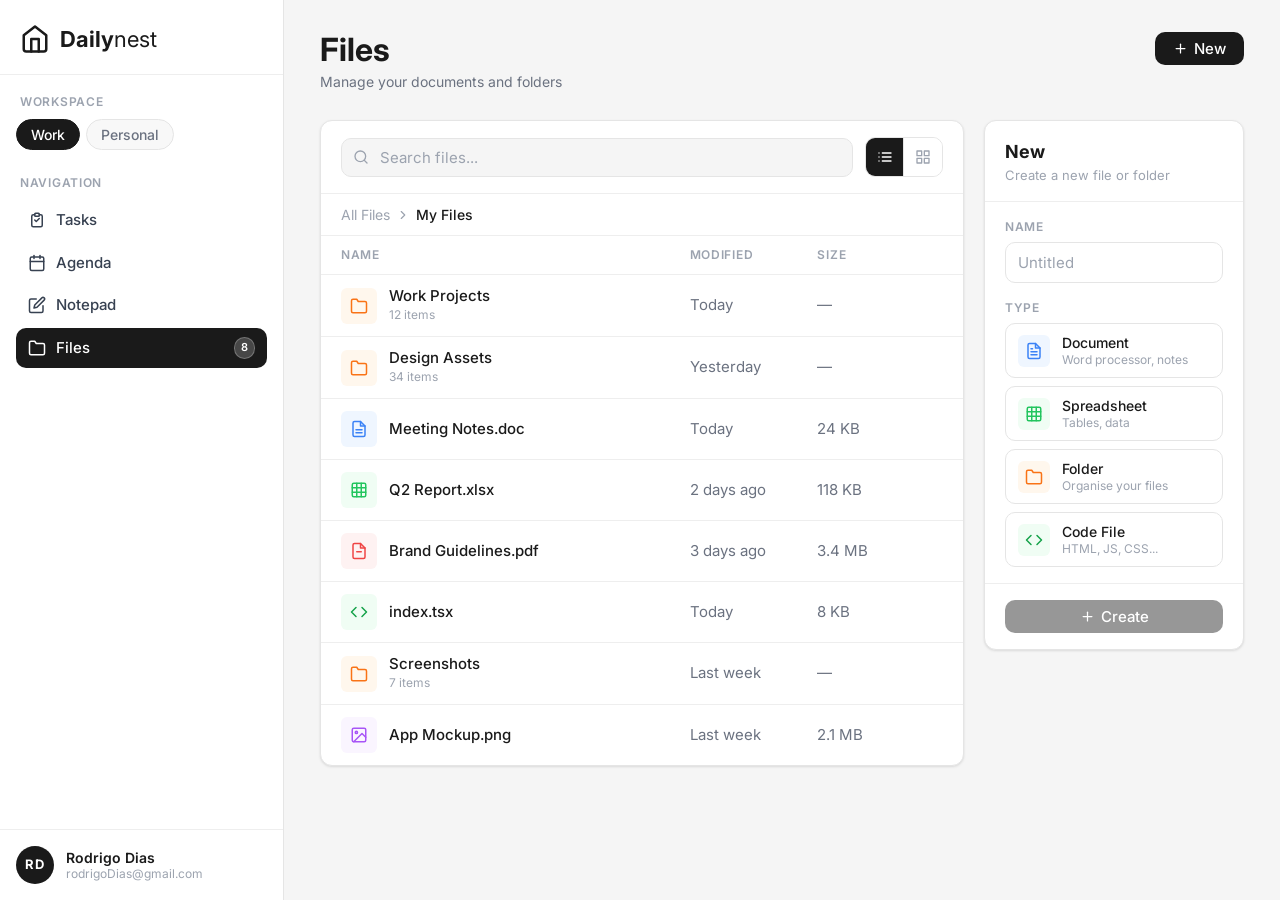
<file: frontend/build/files.html>
<!DOCTYPE html>
<html lang="en">
<head>
  <meta charset="UTF-8" />
  <meta name="viewport" content="width=device-width, initial-scale=1.0" />
  <title>Files — DailyNest</title>
  <link rel="stylesheet" href="css/variables.css" />
  <link rel="stylesheet" href="css/reset.css" />
  <link rel="stylesheet" href="css/layout.css" />
  <link rel="stylesheet" href="css/components.css" />
  <link rel="stylesheet" href="css/modules/files.css" />
</head>
<body>

<!-- Mobile top bar -->
<header class="mobile-topbar">
  <button class="sidebar-toggle" onclick="toggleSidebar()" aria-label="Abrir menu">
    <svg viewBox="0 0 24 24" width="18" height="18" fill="none" stroke="currentColor" stroke-width="2.5" stroke-linecap="round" stroke-linejoin="round">
      <line x1="3" y1="6"  x2="21" y2="6"/>
      <line x1="3" y1="12" x2="21" y2="12"/>
      <line x1="3" y1="18" x2="21" y2="18"/>
    </svg>
  </button>
  <div class="mobile-topbar-logo">
    <svg viewBox="0 0 24 24" fill="none" stroke="currentColor" stroke-width="2" stroke-linecap="round" stroke-linejoin="round">
      <path d="M3 9l9-7 9 7v11a2 2 0 0 1-2 2H5a2 2 0 0 1-2-2z"/>
      <polyline points="9 22 9 12 15 12 15 22"/>
    </svg>
    <span class="logo-text"><span class="bold">Daily</span><span class="light">nest</span></span>
  </div>
</header>

<div class="app-layout">

  <!-- ========== SIDEBAR ========== -->
  <aside class="sidebar" id="sidebar">

    <div class="sidebar-logo">
      <svg class="logo-icon" viewBox="0 0 24 24" fill="none" stroke="currentColor" stroke-width="2" stroke-linecap="round" stroke-linejoin="round">
        <path d="M3 9l9-7 9 7v11a2 2 0 0 1-2 2H5a2 2 0 0 1-2-2z"/>
        <polyline points="9 22 9 12 15 12 15 22"/>
      </svg>
      <span class="logo-text"><span class="bold">Daily</span><span class="light">nest</span></span>
    </div>

    <div class="sidebar-section">
      <div class="sidebar-label">Workspace</div>
      <div class="workspace-toggle">
        <button class="pill active" onclick="toggleWorkspace(this)">Work</button>
        <button class="pill" onclick="toggleWorkspace(this)">Personal</button>
      </div>
    </div>

    <div class="sidebar-section">
      <div class="sidebar-label">Navigation</div>
      <nav class="sidebar-nav">

        <a href="tasks.html" class="nav-link">
          <svg viewBox="0 0 24 24" fill="none" stroke="currentColor" stroke-width="2" stroke-linecap="round" stroke-linejoin="round">
            <path d="M9 5H7a2 2 0 00-2 2v12a2 2 0 002 2h10a2 2 0 002-2V7a2 2 0 00-2-2h-2"/>
            <rect x="9" y="3" width="6" height="4" rx="1"/>
            <path d="M9 12l2 2 4-4"/>
          </svg>
          Tasks
        </a>

        <a href="agenda.html" class="nav-link">
          <svg viewBox="0 0 24 24" fill="none" stroke="currentColor" stroke-width="2" stroke-linecap="round" stroke-linejoin="round">
            <rect x="3" y="4" width="18" height="18" rx="2" ry="2"/>
            <line x1="16" y1="2" x2="16" y2="6"/>
            <line x1="8"  y1="2" x2="8"  y2="6"/>
            <line x1="3"  y1="10" x2="21" y2="10"/>
          </svg>
          Agenda
        </a>

        <a href="notepad.html" class="nav-link">
          <svg viewBox="0 0 24 24" fill="none" stroke="currentColor" stroke-width="2" stroke-linecap="round" stroke-linejoin="round">
            <path d="M11 4H4a2 2 0 00-2 2v14a2 2 0 002 2h14a2 2 0 002-2v-7"/>
            <path d="M18.5 2.5a2.121 2.121 0 013 3L12 15l-4 1 1-4 9.5-9.5z"/>
          </svg>
          Notepad
        </a>

        <a href="files.html" class="nav-link active">
          <svg viewBox="0 0 24 24" fill="none" stroke="currentColor" stroke-width="2" stroke-linecap="round" stroke-linejoin="round">
            <path d="M22 19a2 2 0 01-2 2H4a2 2 0 01-2-2V5a2 2 0 012-2h5l2 3h9a2 2 0 012 2z"/>
          </svg>
          Files
          <span class="nav-badge" id="navBadge">0</span>
        </a>

      </nav>
    </div>

    <div class="sidebar-footer">
      <div class="avatar-circle">RD</div>
      <div>
        <div class="sidebar-user-name">Rodrigo Dias</div>
        <div class="sidebar-user-email">rodrigoDias@gmail.com</div>
      </div>
    </div>

  </aside>
  <!-- /SIDEBAR -->

  <!-- ========== MAIN CONTENT ========== -->
  <main class="main-content files-main">

    <!-- Page header -->
    <div class="page-header">
      <div>
        <h1>Files</h1>
        <p class="subtitle">Manage your documents and folders</p>
      </div>
      <div class="page-header-actions">
        <button class="btn btn-primary" onclick="openUploadModal()">
          <svg viewBox="0 0 24 24" width="15" height="15" fill="none" stroke="currentColor" stroke-width="2" stroke-linecap="round" stroke-linejoin="round">
            <line x1="12" y1="5" x2="12" y2="19"/>
            <line x1="5" y1="12" x2="19" y2="12"/>
          </svg>
          New
        </button>
      </div>
    </div>

    <!-- Files body: list + new panel -->
    <div class="files-body">

      <!-- LEFT: File list area -->
      <div class="files-content">

        <!-- Toolbar: search + view toggle -->
        <div class="files-toolbar">
          <div class="files-search-wrap">
            <svg class="files-search-icon" viewBox="0 0 24 24" fill="none" stroke="currentColor" stroke-width="2" stroke-linecap="round" stroke-linejoin="round">
              <circle cx="11" cy="11" r="8"/>
              <line x1="21" y1="21" x2="16.65" y2="16.65"/>
            </svg>
            <input
              type="text"
              class="files-search-input"
              id="searchInput"
              placeholder="Search files..."
              oninput="filterFiles()"
            />
          </div>
          <div class="view-toggle">
            <button class="view-btn active" id="listViewBtn" onclick="setView('list')" title="List view">
              <svg viewBox="0 0 24 24" width="16" height="16" fill="none" stroke="currentColor" stroke-width="2" stroke-linecap="round" stroke-linejoin="round">
                <line x1="8" y1="6" x2="21" y2="6"/>
                <line x1="8" y1="12" x2="21" y2="12"/>
                <line x1="8" y1="18" x2="21" y2="18"/>
                <line x1="3" y1="6" x2="3.01" y2="6"/>
                <line x1="3" y1="12" x2="3.01" y2="12"/>
                <line x1="3" y1="18" x2="3.01" y2="18"/>
              </svg>
            </button>
            <button class="view-btn" id="gridViewBtn" onclick="setView('grid')" title="Grid view">
              <svg viewBox="0 0 24 24" width="16" height="16" fill="none" stroke="currentColor" stroke-width="2" stroke-linecap="round" stroke-linejoin="round">
                <rect x="3" y="3" width="7" height="7"/>
                <rect x="14" y="3" width="7" height="7"/>
                <rect x="14" y="14" width="7" height="7"/>
                <rect x="3" y="14" width="7" height="7"/>
              </svg>
            </button>
          </div>
        </div>

        <!-- Breadcrumb -->
        <div class="files-breadcrumb">
          <a href="#" class="breadcrumb-item" onclick="navigateTo('root')">All Files</a>
          <svg viewBox="0 0 24 24" width="14" height="14" fill="none" stroke="currentColor" stroke-width="2" stroke-linecap="round" stroke-linejoin="round">
            <polyline points="9 18 15 12 9 6"/>
          </svg>
          <span class="breadcrumb-item active" id="breadcrumbCurrent">My Files</span>
        </div>

        <!-- File list (list view) -->
        <div class="files-table-wrap" id="listView">
          <table class="files-table">
            <thead>
              <tr>
                <th class="col-name">Name</th>
                <th class="col-modified">Modified</th>
                <th class="col-size">Size</th>
                <th class="col-actions"></th>
              </tr>
            </thead>
            <tbody id="fileTableBody">
              <!-- populated by JS -->
            </tbody>
          </table>
          <div class="files-empty" id="filesEmpty" style="display:none;">
            <svg viewBox="0 0 24 24" width="48" height="48" fill="none" stroke="currentColor" stroke-width="1.5" stroke-linecap="round" stroke-linejoin="round">
              <path d="M22 19a2 2 0 01-2 2H4a2 2 0 01-2-2V5a2 2 0 012-2h5l2 3h9a2 2 0 012 2z"/>
            </svg>
            <p>No files found</p>
          </div>
        </div>

        <!-- Grid view -->
        <div class="files-grid" id="gridView" style="display:none;">
          <!-- populated by JS -->
        </div>

      </div>
      <!-- /LEFT -->

      <!-- RIGHT: New file panel -->
      <aside class="files-new-panel" id="newPanel">
        <div class="new-panel-header">
          <div class="new-panel-title">New</div>
          <p class="new-panel-subtitle">Create a new file or folder</p>
        </div>

        <div class="new-panel-body">
          <div class="new-panel-field">
            <label class="new-panel-label">Name</label>
            <input
              type="text"
              class="form-input"
              id="newItemName"
              placeholder="Untitled"
              oninput="onNewNameInput()"
            />
          </div>

          <div class="new-panel-field">
            <label class="new-panel-label">Type</label>
            <div class="type-cards" id="typeCards">

              <button class="type-card" data-type="document" onclick="selectType(this)">
                <div class="type-card-icon icon-doc">
                  <svg viewBox="0 0 24 24" width="18" height="18" fill="none" stroke="currentColor" stroke-width="2" stroke-linecap="round" stroke-linejoin="round">
                    <path d="M14 2H6a2 2 0 00-2 2v16a2 2 0 002 2h12a2 2 0 002-2V8z"/>
                    <polyline points="14 2 14 8 20 8"/>
                    <line x1="16" y1="13" x2="8" y2="13"/>
                    <line x1="16" y1="17" x2="8" y2="17"/>
                    <polyline points="10 9 9 9 8 9"/>
                  </svg>
                </div>
                <div class="type-card-text">
                  <span class="type-card-name">Document</span>
                  <span class="type-card-desc">Word processor, notes</span>
                </div>
              </button>

              <button class="type-card" data-type="spreadsheet" onclick="selectType(this)">
                <div class="type-card-icon icon-sheet">
                  <svg viewBox="0 0 24 24" width="18" height="18" fill="none" stroke="currentColor" stroke-width="2" stroke-linecap="round" stroke-linejoin="round">
                    <rect x="3" y="3" width="18" height="18" rx="2" ry="2"/>
                    <line x1="3" y1="9" x2="21" y2="9"/>
                    <line x1="3" y1="15" x2="21" y2="15"/>
                    <line x1="9" y1="3" x2="9" y2="21"/>
                    <line x1="15" y1="3" x2="15" y2="21"/>
                  </svg>
                </div>
                <div class="type-card-text">
                  <span class="type-card-name">Spreadsheet</span>
                  <span class="type-card-desc">Tables, data</span>
                </div>
              </button>

              <button class="type-card" data-type="folder" onclick="selectType(this)">
                <div class="type-card-icon icon-folder">
                  <svg viewBox="0 0 24 24" width="18" height="18" fill="none" stroke="currentColor" stroke-width="2" stroke-linecap="round" stroke-linejoin="round">
                    <path d="M22 19a2 2 0 01-2 2H4a2 2 0 01-2-2V5a2 2 0 012-2h5l2 3h9a2 2 0 012 2z"/>
                  </svg>
                </div>
                <div class="type-card-text">
                  <span class="type-card-name">Folder</span>
                  <span class="type-card-desc">Organise your files</span>
                </div>
              </button>

              <button class="type-card" data-type="code" onclick="selectType(this)">
                <div class="type-card-icon icon-code">
                  <svg viewBox="0 0 24 24" width="18" height="18" fill="none" stroke="currentColor" stroke-width="2" stroke-linecap="round" stroke-linejoin="round">
                    <polyline points="16 18 22 12 16 6"/>
                    <polyline points="8 6 2 12 8 18"/>
                  </svg>
                </div>
                <div class="type-card-text">
                  <span class="type-card-name">Code File</span>
                  <span class="type-card-desc">HTML, JS, CSS...</span>
                </div>
              </button>

            </div>
          </div>
        </div>

        <div class="new-panel-footer">
          <button class="btn btn-primary new-create-btn" id="createBtn" onclick="createItem()" disabled>
            <svg viewBox="0 0 24 24" width="15" height="15" fill="none" stroke="currentColor" stroke-width="2" stroke-linecap="round" stroke-linejoin="round">
              <line x1="12" y1="5" x2="12" y2="19"/>
              <line x1="5" y1="12" x2="19" y2="12"/>
            </svg>
            Create
          </button>
        </div>
      </aside>
      <!-- /RIGHT -->

    </div>
    <!-- /files-body -->

  </main>
  <!-- /MAIN CONTENT -->

</div>

<!-- ========== UPLOAD MODAL ========== -->
<div class="modal-overlay" id="uploadModal">
  <div class="modal">
    <div class="modal-header">
      <h2 class="modal-title">Upload File</h2>
      <button class="modal-close" onclick="closeModal('upload')" aria-label="Close">
        <svg viewBox="0 0 24 24" width="16" height="16" fill="none" stroke="currentColor" stroke-width="2.5" stroke-linecap="round" stroke-linejoin="round">
          <line x1="18" y1="6" x2="6" y2="18"/>
          <line x1="6" y1="6" x2="18" y2="18"/>
        </svg>
      </button>
    </div>

    <div class="form-group">
      <label class="form-label">File</label>
      <div class="upload-dropzone" id="dropzone" onclick="document.getElementById('fileInput').click()" ondragover="onDragOver(event)" ondragleave="onDragLeave(event)" ondrop="onDrop(event)">
        <input type="file" id="fileInput" style="display:none" onchange="onFileSelected(event)" />
        <svg viewBox="0 0 24 24" width="28" height="28" fill="none" stroke="currentColor" stroke-width="1.5" stroke-linecap="round" stroke-linejoin="round">
          <polyline points="16 16 12 12 8 16"/>
          <line x1="12" y1="12" x2="12" y2="21"/>
          <path d="M20.39 18.39A5 5 0 0018 9h-1.26A8 8 0 103 16.3"/>
        </svg>
        <span class="dropzone-text" id="dropzoneText">Click to upload</span>
        <span class="dropzone-hint">or drag and drop</span>
      </div>
    </div>

    <div class="form-group">
      <label class="form-label">File Name</label>
      <input type="text" class="form-input" id="uploadFileName" placeholder="Enter file name..." />
    </div>

    <div class="form-group">
      <label class="form-label">Category</label>
      <input type="text" class="form-input" id="uploadCategory" placeholder="e.g. Work, Design..." />
    </div>

    <div class="form-group">
      <label class="form-label">Description</label>
      <textarea class="form-textarea" id="uploadDescription" placeholder="Add file description..."></textarea>
    </div>

    <div class="modal-actions">
      <button class="btn btn-ghost" onclick="closeModal('upload')">Cancel</button>
      <button class="btn btn-primary" onclick="uploadFile()">Upload File</button>
    </div>
  </div>
</div>

<!-- ========== FILE ACTIONS MENU ========== -->
<div class="file-actions-menu" id="actionsMenu" style="display:none;">
  <button class="file-actions-item" onclick="renameFile()">
    <svg viewBox="0 0 24 24" width="14" height="14" fill="none" stroke="currentColor" stroke-width="2" stroke-linecap="round" stroke-linejoin="round">
      <path d="M11 4H4a2 2 0 00-2 2v14a2 2 0 002 2h14a2 2 0 002-2v-7"/>
      <path d="M18.5 2.5a2.121 2.121 0 013 3L12 15l-4 1 1-4 9.5-9.5z"/>
    </svg>
    Rename
  </button>
  <button class="file-actions-item" onclick="downloadFile()">
    <svg viewBox="0 0 24 24" width="14" height="14" fill="none" stroke="currentColor" stroke-width="2" stroke-linecap="round" stroke-linejoin="round">
      <path d="M21 15v4a2 2 0 01-2 2H5a2 2 0 01-2-2v-4"/>
      <polyline points="7 10 12 15 17 10"/>
      <line x1="12" y1="15" x2="12" y2="3"/>
    </svg>
    Download
  </button>
  <div class="file-actions-sep"></div>
  <button class="file-actions-item danger" onclick="deleteFile()">
    <svg viewBox="0 0 24 24" width="14" height="14" fill="none" stroke="currentColor" stroke-width="2" stroke-linecap="round" stroke-linejoin="round">
      <polyline points="3 6 5 6 21 6"/>
      <path d="M19 6l-1 14a2 2 0 01-2 2H8a2 2 0 01-2-2L5 6"/>
      <path d="M10 11v6M14 11v6"/>
      <path d="M9 6V4a1 1 0 011-1h4a1 1 0 011 1v2"/>
    </svg>
    Delete
  </button>
</div>

<script src="js/api.js"></script>
<script src="js/router.js"></script>
<script src="js/modules/files.js"></script>
</body>
</html>
</file>
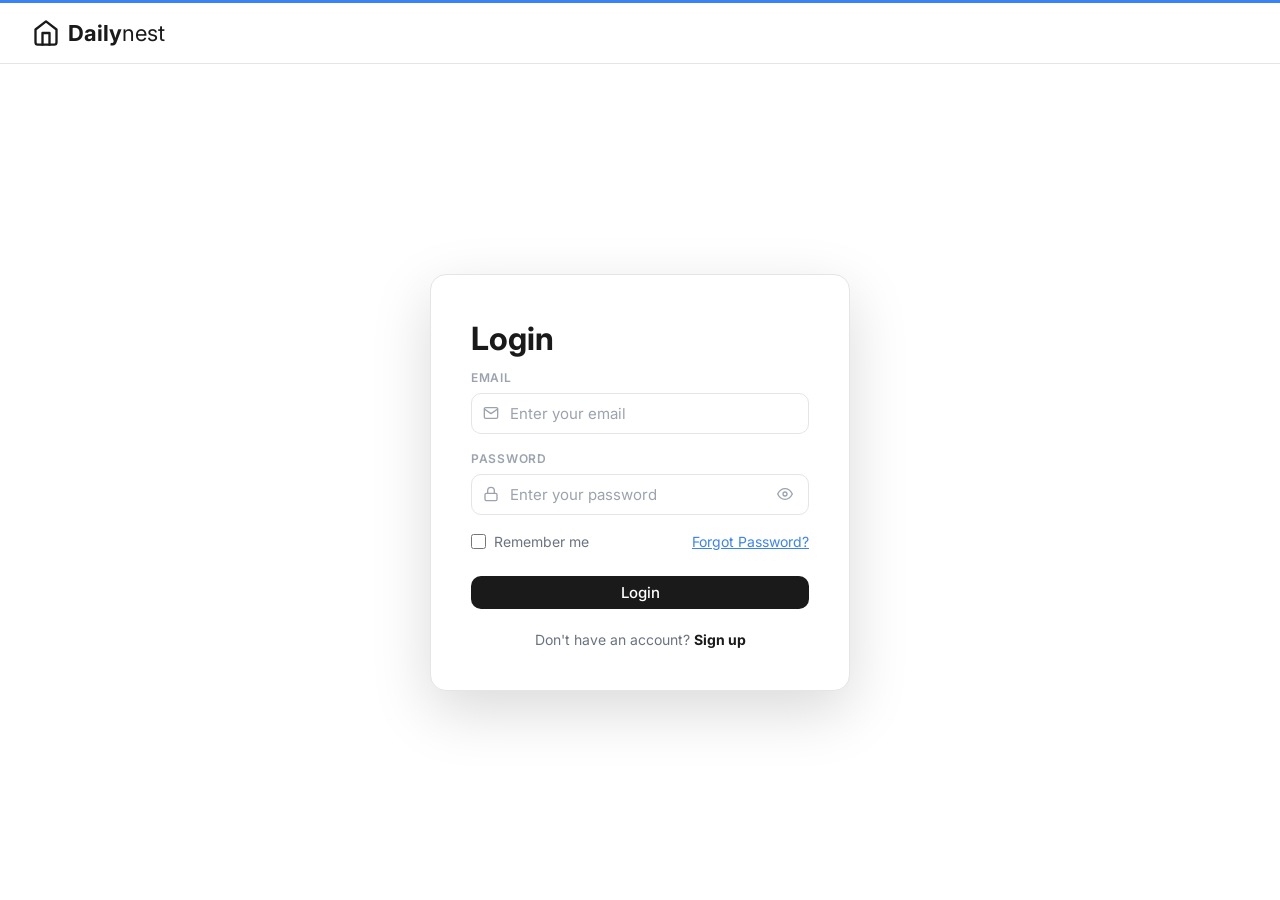
<file: frontend/build/login.html>
<!DOCTYPE html>
<html lang="en">
<head>
  <meta charset="UTF-8" />
  <meta name="viewport" content="width=device-width, initial-scale=1.0" />
  <title>Login — DailyNest</title>
  <link rel="stylesheet" href="css/variables.css" />
  <link rel="stylesheet" href="css/reset.css" />
  <link rel="stylesheet" href="css/layout.css" />
  <link rel="stylesheet" href="css/components.css" />
</head>
<body>

<div class="auth-page">

  <!-- Topbar -->
  <header class="auth-topbar">
    <a href="index.html" class="logo-wrap">
      <svg viewBox="0 0 24 24" fill="none" stroke="currentColor" stroke-width="2" stroke-linecap="round" stroke-linejoin="round">
        <path d="M3 9l9-7 9 7v11a2 2 0 0 1-2 2H5a2 2 0 0 1-2-2z"/>
        <polyline points="9 22 9 12 15 12 15 22"/>
      </svg>
      <span class="logo-text"><span class="bold">Daily</span><span class="light">nest</span></span>
    </a>
  </header>

  <!-- Body -->
  <div class="auth-body">
    <div class="auth-card">

      <h1 class="auth-title">Login</h1>

      <form class="auth-form" onsubmit="handleLogin(event)">

        <div class="form-group">
          <label class="form-label" for="email">Email</label>
          <div class="input-wrap">
            <svg class="input-icon" viewBox="0 0 24 24" fill="none" stroke="currentColor" stroke-width="2" stroke-linecap="round" stroke-linejoin="round">
              <path d="M4 4h16c1.1 0 2 .9 2 2v12c0 1.1-.9 2-2 2H4c-1.1 0-2-.9-2-2V6c0-1.1.9-2 2-2z"/>
              <polyline points="22,6 12,13 2,6"/>
            </svg>
            <input
              type="email"
              id="email"
              name="email"
              placeholder="Enter your email"
              required
              autocomplete="email"
            />
          </div>
        </div>

        <div class="form-group">
          <label class="form-label" for="password">Password</label>
          <div class="input-wrap">
            <svg class="input-icon" viewBox="0 0 24 24" fill="none" stroke="currentColor" stroke-width="2" stroke-linecap="round" stroke-linejoin="round">
              <rect x="3" y="11" width="18" height="11" rx="2" ry="2"/>
              <path d="M7 11V7a5 5 0 0 1 10 0v4"/>
            </svg>
            <input
              type="password"
              id="password"
              name="password"
              placeholder="Enter your password"
              required
              autocomplete="current-password"
            />
            <button type="button" class="eye-btn" onclick="togglePassword(this)" aria-label="Toggle password visibility">
              <svg viewBox="0 0 24 24" width="16" height="16" fill="none" stroke="currentColor" stroke-width="2" stroke-linecap="round" stroke-linejoin="round">
                <path d="M1 12s4-8 11-8 11 8 11 8-4 8-11 8-11-8-11-8z"/>
                <circle cx="12" cy="12" r="3"/>
              </svg>
            </button>
          </div>
        </div>

        <div class="form-options">
          <label class="checkbox-label">
            <input type="checkbox" name="remember" />
            Remember me
          </label>
          <button type="button" class="auth-link">Forgot Password?</button>
        </div>

        <div class="form-group" style="margin-top: 24px;">
          <button type="submit" class="btn btn-primary" style="width: 100%; justify-content: center;">
            Login
          </button>
        </div>

      </form>

      <p class="auth-footer-text">
        Don't have an account? <a href="register.html">Sign up</a>
      </p>

    </div>
  </div>

</div>

<script src="js/router.js"></script>
<script>
  function handleLogin(e) {
    e.preventDefault();
    // Redirect to tasks on success (demo)
    window.location.href = 'tasks.html';
  }
</script>
</body>
</html>
</file>
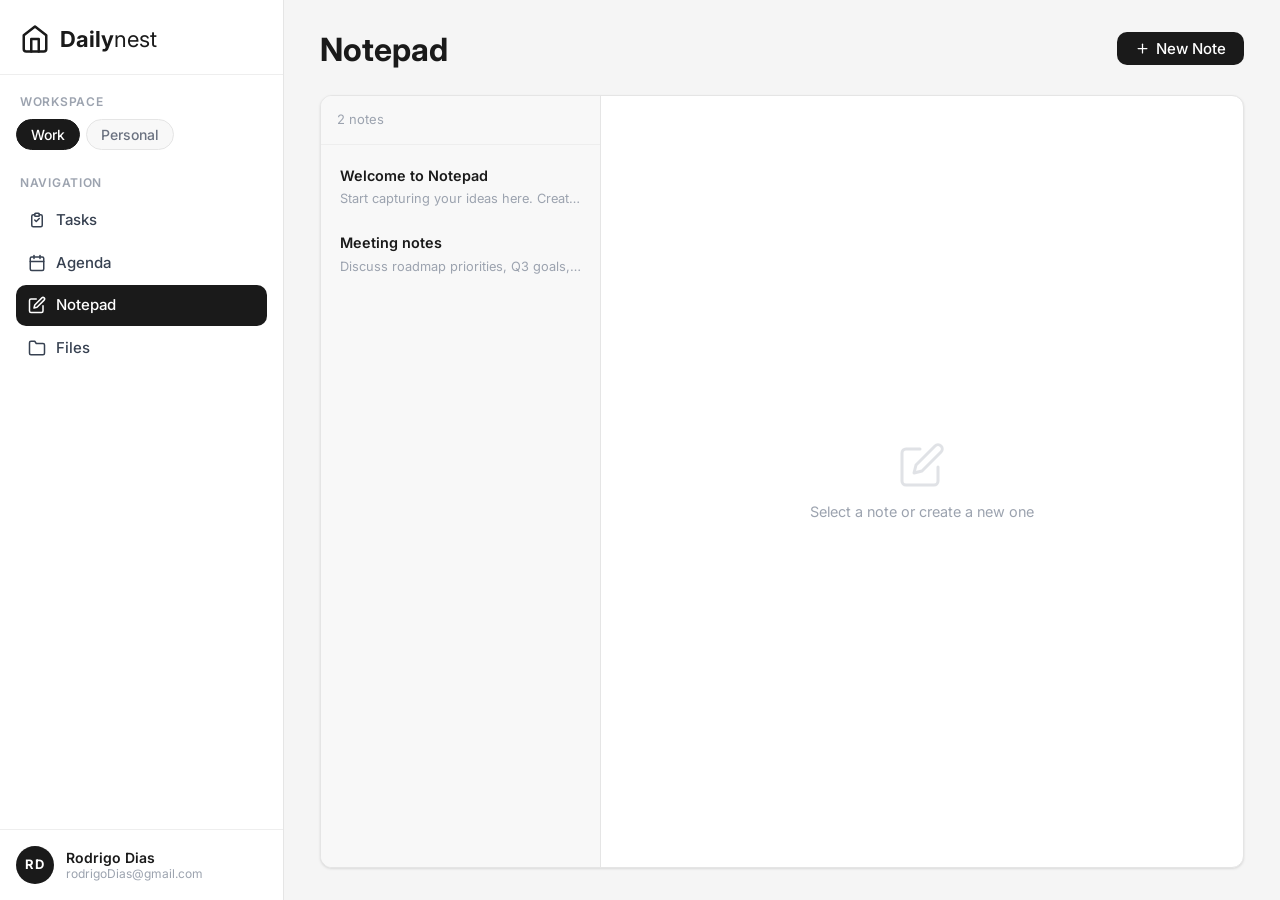
<file: frontend/build/notepad.html>
<!DOCTYPE html>
<html lang="en">
<head>
  <meta charset="UTF-8" />
  <meta name="viewport" content="width=device-width, initial-scale=1.0" />
  <title>Notepad — DailyNest</title>
  <link rel="stylesheet" href="css/variables.css" />
  <link rel="stylesheet" href="css/reset.css" />
  <link rel="stylesheet" href="css/layout.css" />
  <link rel="stylesheet" href="css/components.css" />
  <link rel="stylesheet" href="css/modules/notepad.css" />
</head>
<body>

<!-- Mobile top bar -->
<header class="mobile-topbar">
  <button class="sidebar-toggle" onclick="toggleSidebar()" aria-label="Abrir menu">
    <svg viewBox="0 0 24 24" width="18" height="18" fill="none" stroke="currentColor" stroke-width="2.5" stroke-linecap="round" stroke-linejoin="round">
      <line x1="3" y1="6"  x2="21" y2="6"/>
      <line x1="3" y1="12" x2="21" y2="12"/>
      <line x1="3" y1="18" x2="21" y2="18"/>
    </svg>
  </button>
  <div class="mobile-topbar-logo">
    <svg viewBox="0 0 24 24" fill="none" stroke="currentColor" stroke-width="2" stroke-linecap="round" stroke-linejoin="round">
      <path d="M3 9l9-7 9 7v11a2 2 0 0 1-2 2H5a2 2 0 0 1-2-2z"/>
      <polyline points="9 22 9 12 15 12 15 22"/>
    </svg>
    <span class="logo-text"><span class="bold">Daily</span><span class="light">nest</span></span>
  </div>
</header>

<div class="app-layout">

  <!-- ========== SIDEBAR ========== -->
  <aside class="sidebar" id="sidebar">

    <div class="sidebar-logo">
      <svg class="logo-icon" viewBox="0 0 24 24" fill="none" stroke="currentColor" stroke-width="2" stroke-linecap="round" stroke-linejoin="round">
        <path d="M3 9l9-7 9 7v11a2 2 0 0 1-2 2H5a2 2 0 0 1-2-2z"/>
        <polyline points="9 22 9 12 15 12 15 22"/>
      </svg>
      <span class="logo-text"><span class="bold">Daily</span><span class="light">nest</span></span>
    </div>

    <div class="sidebar-section">
      <div class="sidebar-label">Workspace</div>
      <div class="workspace-toggle">
        <button class="pill active" onclick="toggleWorkspace(this)">Work</button>
        <button class="pill" onclick="toggleWorkspace(this)">Personal</button>
      </div>
    </div>

    <div class="sidebar-section">
      <div class="sidebar-label">Navigation</div>
      <nav class="sidebar-nav">

        <a href="tasks.html" class="nav-link">
          <svg viewBox="0 0 24 24" fill="none" stroke="currentColor" stroke-width="2" stroke-linecap="round" stroke-linejoin="round">
            <path d="M9 5H7a2 2 0 00-2 2v12a2 2 0 002 2h10a2 2 0 002-2V7a2 2 0 00-2-2h-2"/>
            <rect x="9" y="3" width="6" height="4" rx="1"/>
            <path d="M9 12l2 2 4-4"/>
          </svg>
          Tasks
        </a>

        <a href="agenda.html" class="nav-link">
          <svg viewBox="0 0 24 24" fill="none" stroke="currentColor" stroke-width="2" stroke-linecap="round" stroke-linejoin="round">
            <rect x="3" y="4" width="18" height="18" rx="2" ry="2"/>
            <line x1="16" y1="2" x2="16" y2="6"/>
            <line x1="8"  y1="2" x2="8"  y2="6"/>
            <line x1="3"  y1="10" x2="21" y2="10"/>
          </svg>
          Agenda
        </a>

        <a href="notepad.html" class="nav-link active">
          <svg viewBox="0 0 24 24" fill="none" stroke="currentColor" stroke-width="2" stroke-linecap="round" stroke-linejoin="round">
            <path d="M11 4H4a2 2 0 00-2 2v14a2 2 0 002 2h14a2 2 0 002-2v-7"/>
            <path d="M18.5 2.5a2.121 2.121 0 013 3L12 15l-4 1 1-4 9.5-9.5z"/>
          </svg>
          Notepad
        </a>

        <a href="files.html" class="nav-link">
          <svg viewBox="0 0 24 24" fill="none" stroke="currentColor" stroke-width="2" stroke-linecap="round" stroke-linejoin="round">
            <path d="M22 19a2 2 0 01-2 2H4a2 2 0 01-2-2V5a2 2 0 012-2h5l2 3h9a2 2 0 012 2z"/>
          </svg>
          Files
        </a>

      </nav>
    </div>

    <div class="sidebar-footer">
      <div class="avatar-circle">RD</div>
      <div>
        <div class="sidebar-user-name">Rodrigo Dias</div>
        <div class="sidebar-user-email">rodrigoDias@gmail.com</div>
      </div>
    </div>

  </aside>
  <!-- /SIDEBAR -->

  <!-- ========== MAIN CONTENT ========== -->
  <main class="main-content notepad-main">

    <!-- Page header -->
    <div class="page-header">
      <div>
        <h1>Notepad</h1>
      </div>
      <div class="page-header-actions">
        <button class="btn btn-primary" onclick="newNote()">
          <svg viewBox="0 0 24 24" width="15" height="15" fill="none" stroke="currentColor" stroke-width="2" stroke-linecap="round" stroke-linejoin="round">
            <line x1="12" y1="5" x2="12" y2="19"/>
            <line x1="5" y1="12" x2="19" y2="12"/>
          </svg>
          New Note
        </button>
      </div>
    </div>

    <!-- Two-panel layout -->
    <div class="notepad-layout">

      <!-- LEFT: Note list -->
      <aside class="notes-list-panel">
        <div class="notes-list-header">
          <span class="notes-list-count"><span id="notesCount">0</span> notes</span>
        </div>
        <div class="notes-list-items" id="notesList">
          <!-- populated by JS -->
        </div>
      </aside>

      <!-- RIGHT: Editor -->
      <section class="notes-editor-panel" id="editorPanel">

        <!-- Empty state -->
        <div class="editor-empty-state" id="editorEmptyState">
          <svg viewBox="0 0 24 24" width="48" height="48" fill="none" stroke="currentColor" stroke-width="1.5" stroke-linecap="round" stroke-linejoin="round">
            <path d="M11 4H4a2 2 0 00-2 2v14a2 2 0 002 2h14a2 2 0 002-2v-7"/>
            <path d="M18.5 2.5a2.121 2.121 0 013 3L12 15l-4 1 1-4 9.5-9.5z"/>
          </svg>
          <p>Select a note or create a new one</p>
        </div>

        <!-- Editor content (hidden until a note is selected) -->
        <div class="editor-content" id="editorContent" style="display:none;">
          <div class="editor-toolbar">
            <button class="btn btn-ghost btn-sm mobile-back-btn" onclick="mobileBackToList()" aria-label="Back to notes list">
              <svg viewBox="0 0 24 24" width="14" height="14" fill="none" stroke="currentColor" stroke-width="2.5" stroke-linecap="round" stroke-linejoin="round"><polyline points="15 18 9 12 15 6"/></svg>
              Notes
            </button>
            <div class="editor-status" id="saveStatus">
              <span class="unsaved-dot"></span> Unsaved changes
            </div>
            <div class="editor-actions">
              <span class="editor-wordcount"><span id="wordCount">0</span> words</span>
              <button class="btn btn-ghost btn-sm" id="deleteNoteBtn" onclick="deleteNote()">
                <svg viewBox="0 0 24 24" width="14" height="14" fill="none" stroke="currentColor" stroke-width="2" stroke-linecap="round" stroke-linejoin="round">
                  <polyline points="3 6 5 6 21 6"/>
                  <path d="M19 6l-1 14a2 2 0 01-2 2H8a2 2 0 01-2-2L5 6"/>
                  <path d="M10 11v6M14 11v6"/>
                  <path d="M9 6V4a1 1 0 011-1h4a1 1 0 011 1v2"/>
                </svg>
                Delete
              </button>
              <button class="btn btn-primary btn-sm" id="saveNoteBtn" onclick="saveNote()">
                <svg viewBox="0 0 24 24" width="14" height="14" fill="none" stroke="currentColor" stroke-width="2" stroke-linecap="round" stroke-linejoin="round">
                  <path d="M19 21H5a2 2 0 01-2-2V5a2 2 0 012-2h11l5 5v11a2 2 0 01-2 2z"/>
                  <polyline points="17 21 17 13 7 13 7 21"/>
                  <polyline points="7 3 7 8 15 8"/>
                </svg>
                Save
              </button>
            </div>
          </div>

          <div class="notepad-editor">
            <input
              type="text"
              class="note-title-input"
              id="noteTitle"
              placeholder="Untitled Note"
              autocomplete="off"
              oninput="onTitleInput()"
            />
            <hr class="note-divider" />
            <textarea
              class="note-body-input"
              id="noteBody"
              placeholder="Start writing your thoughts..."
              oninput="onEditorInput()"
            ></textarea>
          </div>
        </div>

      </section>

    </div>

  </main>
  <!-- /MAIN CONTENT -->

</div>

<script src="js/api.js"></script>
<script src="js/router.js"></script>
<script src="js/modules/notepad.js"></script>
</body>
</html>
</file>
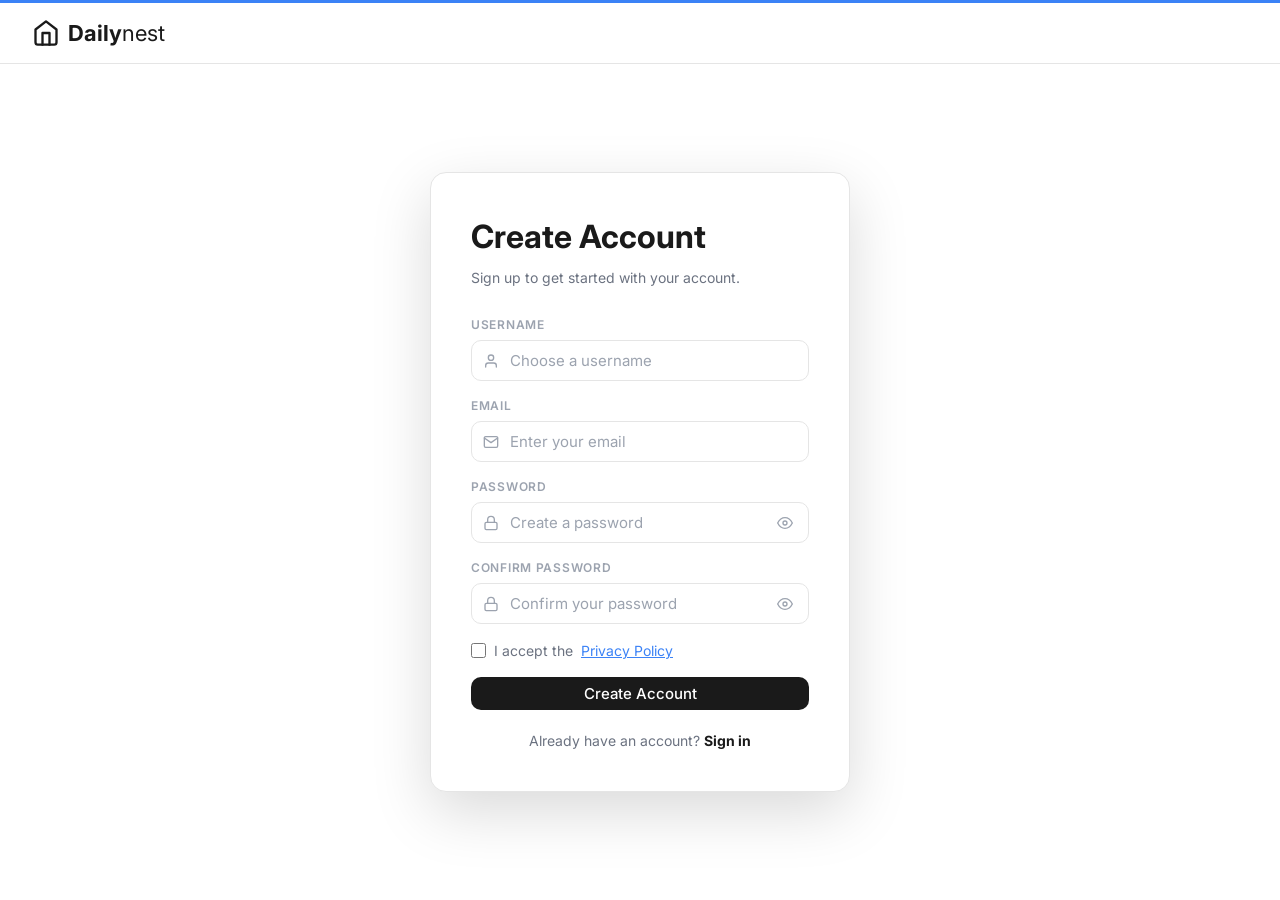
<file: frontend/build/register.html>
<!DOCTYPE html>
<html lang="en">
<head>
  <meta charset="UTF-8" />
  <meta name="viewport" content="width=device-width, initial-scale=1.0" />
  <title>Create Account — DailyNest</title>
  <link rel="stylesheet" href="css/variables.css" />
  <link rel="stylesheet" href="css/reset.css" />
  <link rel="stylesheet" href="css/layout.css" />
  <link rel="stylesheet" href="css/components.css" />
</head>
<body>

<div class="auth-page">

  <!-- Topbar -->
  <header class="auth-topbar">
    <a href="index.html" class="logo-wrap">
      <svg viewBox="0 0 24 24" fill="none" stroke="currentColor" stroke-width="2" stroke-linecap="round" stroke-linejoin="round">
        <path d="M3 9l9-7 9 7v11a2 2 0 0 1-2 2H5a2 2 0 0 1-2-2z"/>
        <polyline points="9 22 9 12 15 12 15 22"/>
      </svg>
      <span class="logo-text"><span class="bold">Daily</span><span class="light">nest</span></span>
    </a>
  </header>

  <!-- Body -->
  <div class="auth-body">
    <div class="auth-card">

      <h1 class="auth-title">Create Account</h1>
      <p class="auth-subtitle">Sign up to get started with your account.</p>

      <form class="auth-form" onsubmit="handleRegister(event)">

        <div class="form-group">
          <label class="form-label" for="username">Username</label>
          <div class="input-wrap">
            <svg class="input-icon" viewBox="0 0 24 24" fill="none" stroke="currentColor" stroke-width="2" stroke-linecap="round" stroke-linejoin="round">
              <path d="M20 21v-2a4 4 0 00-4-4H8a4 4 0 00-4 4v2"/>
              <circle cx="12" cy="7" r="4"/>
            </svg>
            <input
              type="text"
              id="username"
              name="username"
              placeholder="Choose a username"
              required
              autocomplete="username"
            />
          </div>
        </div>

        <div class="form-group">
          <label class="form-label" for="email">Email</label>
          <div class="input-wrap">
            <svg class="input-icon" viewBox="0 0 24 24" fill="none" stroke="currentColor" stroke-width="2" stroke-linecap="round" stroke-linejoin="round">
              <path d="M4 4h16c1.1 0 2 .9 2 2v12c0 1.1-.9 2-2 2H4c-1.1 0-2-.9-2-2V6c0-1.1.9-2 2-2z"/>
              <polyline points="22,6 12,13 2,6"/>
            </svg>
            <input
              type="email"
              id="email"
              name="email"
              placeholder="Enter your email"
              required
              autocomplete="email"
            />
          </div>
        </div>

        <div class="form-group">
          <label class="form-label" for="password">Password</label>
          <div class="input-wrap">
            <svg class="input-icon" viewBox="0 0 24 24" fill="none" stroke="currentColor" stroke-width="2" stroke-linecap="round" stroke-linejoin="round">
              <rect x="3" y="11" width="18" height="11" rx="2" ry="2"/>
              <path d="M7 11V7a5 5 0 0 1 10 0v4"/>
            </svg>
            <input
              type="password"
              id="password"
              name="password"
              placeholder="Create a password"
              required
              autocomplete="new-password"
            />
            <button type="button" class="eye-btn" onclick="togglePassword(this)" aria-label="Toggle password visibility">
              <svg viewBox="0 0 24 24" width="16" height="16" fill="none" stroke="currentColor" stroke-width="2" stroke-linecap="round" stroke-linejoin="round">
                <path d="M1 12s4-8 11-8 11 8 11 8-4 8-11 8-11-8-11-8z"/>
                <circle cx="12" cy="12" r="3"/>
              </svg>
            </button>
          </div>
        </div>

        <div class="form-group">
          <label class="form-label" for="confirmPassword">Confirm Password</label>
          <div class="input-wrap">
            <svg class="input-icon" viewBox="0 0 24 24" fill="none" stroke="currentColor" stroke-width="2" stroke-linecap="round" stroke-linejoin="round">
              <rect x="3" y="11" width="18" height="11" rx="2" ry="2"/>
              <path d="M7 11V7a5 5 0 0 1 10 0v4"/>
            </svg>
            <input
              type="password"
              id="confirmPassword"
              name="confirmPassword"
              placeholder="Confirm your password"
              required
              autocomplete="new-password"
            />
            <button type="button" class="eye-btn" onclick="togglePassword(this)" aria-label="Toggle confirm password visibility">
              <svg viewBox="0 0 24 24" width="16" height="16" fill="none" stroke="currentColor" stroke-width="2" stroke-linecap="round" stroke-linejoin="round">
                <path d="M1 12s4-8 11-8 11 8 11 8-4 8-11 8-11-8-11-8z"/>
                <circle cx="12" cy="12" r="3"/>
              </svg>
            </button>
          </div>
        </div>

        <div class="form-group">
          <label class="checkbox-label">
            <input type="checkbox" name="privacy" required />
            I accept the <a href="#" class="privacy-link">Privacy Policy</a>
          </label>
        </div>

        <div class="form-group" style="margin-top: 8px;">
          <button type="submit" class="btn btn-primary" style="width: 100%; justify-content: center;">
            Create Account
          </button>
        </div>

      </form>

      <p class="auth-footer-text">
        Already have an account? <a href="login.html">Sign in</a>
      </p>

    </div>
  </div>

</div>

<script src="js/router.js"></script>
<script>
  function handleRegister(e) {
    e.preventDefault();
    var pwd     = document.getElementById('password').value;
    var confirm = document.getElementById('confirmPassword').value;
    if (pwd !== confirm) {
      alert('Passwords do not match.');
      return;
    }
    window.location.href = 'tasks.html';
  }
</script>
</body>
</html>
</file>
<file: frontend/css/variables.css>
/* ============================================================
   DailyNest — Design System
   style.css
   ============================================================ */

@import url('https://fonts.googleapis.com/css2?family=Inter:wght@300;400;500;600;700&display=swap');

/* ============================================================
   CSS Variables
   ============================================================ */
:root {
  /* Brand */
  --color-brand:        #1a1a1a;
  --color-brand-text:   #ffffff;

  /* Backgrounds */
  --color-bg:           #f5f5f5;
  --color-surface:      #ffffff;
  --color-surface-alt:  #f8f8f8;

  /* Borders */
  --color-border:       #e5e5e5;
  --color-border-light: #eeeeee;

  /* Text */
  --color-text:           #1a1a1a;
  --color-text-secondary: #6b7280;
  --color-text-muted:     #9ca3af;

  /* Nav / Sidebar */
  --color-nav-active-bg:   #1a1a1a;
  --color-nav-active-text: #ffffff;
  --color-nav-idle-text:   #374151;

  /* Accent — topbar login/register */
  --color-topbar-accent: #3b82f6;

  /* Status colors */
  --status-not-started-bg:   #f3f4f6;
  --status-not-started-text: #6b7280;
  --status-not-started-dot:  #9ca3af;

  --status-in-progress-bg:   #fff7ed;
  --status-in-progress-text: #ea580c;
  --status-in-progress-dot:  #f97316;

  --status-completed-bg:   #f0fdf4;
  --status-completed-text: #16a34a;
  --status-completed-dot:  #22c55e;

  /* Stat card icon colours */
  --icon-all-tasks:   #3b82f6;
  --icon-not-started: #6b7280;
  --icon-in-progress: #f97316;
  --icon-completed:   #22c55e;

  /* Agenda event colours */
  --event-blue:   #dbeafe;
  --event-yellow: #fef9c3;
  --event-green:  #dcfce7;
  --event-purple: #ede9fe;

  /* Layout */
  --sidebar-width:  284px;
  --topbar-height:  72px;

  /* Typography */
  --font-sans: 'Inter', -apple-system, BlinkMacSystemFont, sans-serif;

  /* Border radius */
  --radius-sm:   6px;
  --radius:      10px;
  --radius-md:   12px;
  --radius-lg:   16px;
  --radius-full: 9999px;

  /* Shadows */
  --shadow-card:  0 1px 3px rgba(0,0,0,0.08), 0 1px 2px rgba(0,0,0,0.04);
  --shadow-modal: 0 20px 60px rgba(0,0,0,0.15);
}
</file>
<file: frontend/css/layout.css>
/* ============================================================
   App Layout
   ============================================================ */
.app-layout {
  display: flex;
  min-height: 100vh;
  background: var(--color-bg);
  overflow-x: hidden; /* sidebar slide-in must not create horizontal scroll */
}

/* Web components are transparent to flex/block layout */
app-sidebar,
app-mobile-topbar { display: contents; }

/* ============================================================
   Sidebar
   ============================================================ */
.sidebar {
  width: var(--sidebar-width);
  min-height: 100vh;
  background: var(--color-surface);
  border-right: 1px solid var(--color-border);
  display: flex;
  flex-direction: column;
  position: fixed;
  left: 0;
  top: 0;
  bottom: 0;
  z-index: 100;
  overflow-y: auto;
}

.sidebar-logo {
  padding: 24px 20px 20px;
  display: flex;
  align-items: center;
  gap: 10px;
  border-bottom: 1px solid var(--color-border-light);
  margin-bottom: 4px;
  flex-shrink: 0;
}

.sidebar-logo .logo-icon {
  width: 30px;
  height: 30px;
  color: var(--color-brand);
  flex-shrink: 0;
}

.logo-text { font-size: 1.375rem; line-height: 1; }
.logo-text .bold  { font-weight: 700; color: var(--color-text); }
.logo-text .light { font-weight: 400; color: var(--color-text); }

.sidebar-section { padding: 14px 16px 6px; }

.sidebar-label {
  font-size: 0.75rem;
  font-weight: 600;
  letter-spacing: 0.06em;
  color: var(--color-text-muted);
  text-transform: uppercase;
  padding: 0 4px;
  margin-bottom: 8px;
}

/* Workspace toggle */
.workspace-toggle { display: flex; gap: 6px; margin-bottom: 4px; }

.workspace-toggle .pill {
  padding: 6px 14px;
  border-radius: var(--radius-full);
  font-size: 0.875rem;
  font-weight: 500;
  background: var(--color-surface-alt);
  color: var(--color-text-secondary);
  border: 1px solid var(--color-border);
  transition: background 0.15s, color 0.15s, border-color 0.15s;
  cursor: pointer;
}

.workspace-toggle .pill.active {
  background: var(--color-brand);
  color: var(--color-brand-text);
  border-color: var(--color-brand);
}

/* Nav links */
.sidebar-nav {
  display: flex;
  flex-direction: column;
  gap: 2px;
}

.nav-link {
  display: flex;
  align-items: center;
  gap: 10px;
  padding: 9px 12px;
  border-radius: var(--radius);
  font-size: 0.9375rem;
  font-weight: 500;
  color: var(--color-nav-idle-text);
  text-decoration: none;
  transition: background 0.15s, color 0.15s;
}

.nav-link svg { width: 18px; height: 18px; flex-shrink: 0; }

.nav-link:hover { background: var(--color-surface-alt); color: var(--color-text); }

.nav-link.active {
  background: var(--color-nav-active-bg);
  color: var(--color-nav-active-text);
}

.nav-badge {
  margin-left: auto;
  background: var(--color-surface-alt);
  color: var(--color-text-secondary);
  font-size: 0.6875rem;
  font-weight: 600;
  padding: 1px 6px;
  border-radius: var(--radius-full);
  line-height: 1.6;
  border: 1px solid var(--color-border);
}
.nav-link.active .nav-badge {
  background: rgba(255,255,255,0.2);
  color: #fff;
  border-color: rgba(255,255,255,0.25);
}

/* Sidebar footer */
.sidebar-footer {
  margin-top: auto;
  padding: 12px 16px;
  border-top: 1px solid var(--color-border-light);
  display: flex;
  align-items: center;
  gap: 6px;
  flex-shrink: 0;
}

.sidebar-user-link {
  display: flex;
  align-items: center;
  gap: 10px;
  flex: 1;
  min-width: 0;
  text-decoration: none;
  border-radius: var(--radius);
  padding: 5px 6px;
  margin: -5px -6px;
  transition: background 0.15s;
}
.sidebar-user-link:hover { background: var(--color-surface-alt); }

.sidebar-user-meta { min-width: 0; }

.sidebar-logout-btn {
  width: 32px;
  height: 32px;
  display: flex;
  align-items: center;
  justify-content: center;
  border-radius: var(--radius-sm);
  color: var(--color-text-muted);
  cursor: pointer;
  border: none;
  background: transparent;
  flex-shrink: 0;
  transition: background 0.15s, color 0.15s;
}
.sidebar-logout-btn:hover { background: #fef2f2; color: #dc2626; }

.avatar-circle {
  width: 38px;
  height: 38px;
  border-radius: var(--radius-full);
  background: var(--color-brand);
  color: var(--color-brand-text);
  font-size: 0.8125rem;
  font-weight: 700;
  display: flex;
  align-items: center;
  justify-content: center;
  flex-shrink: 0;
  letter-spacing: 0.05em;
}

.sidebar-user-name  { font-size: 0.875rem; font-weight: 600; color: var(--color-text); line-height: 1.25; }
.sidebar-user-email { font-size: 0.75rem; color: var(--color-text-muted); line-height: 1.25; }

/* ============================================================
   Main Content
   ============================================================ */
.main-content {
  margin-left: var(--sidebar-width);
  flex: 1;
  min-width: 0; /* prevent flex child from overflowing */
  padding: 32px 36px;
  min-height: 100vh;
}

/* ============================================================
   Page Header
   ============================================================ */
.page-header {
  display: flex;
  align-items: flex-start;
  justify-content: space-between;
  margin-bottom: 28px;
}

.page-header h1 {
  font-size: 2rem;
  font-weight: 700;
  color: var(--color-text);
  line-height: 1.1;
}

.page-header .subtitle {
  font-size: 0.875rem;
  color: var(--color-text-secondary);
  margin-top: 4px;
}


/* ============================================================
   Landing Page
   ============================================================ */
.landing-page {
  display: flex;
  height: 100vh;
  max-height: 100vh;
  overflow: hidden;
  background: var(--color-surface);
}

.landing-left {
  width: 44%;
  display: flex;
  flex-direction: column;
  height: 100vh;
  overflow: hidden;
}

.landing-topbar {
  padding: 20px 40px;
  display: flex;
  align-items: center;
  justify-content: space-between;
  border-bottom: 1px solid var(--color-border-light);
  flex-shrink: 0;
}

.landing-topbar .logo-wrap {
  display: flex;
  align-items: center;
  gap: 8px;
  color: var(--color-brand);
}
.landing-topbar .logo-wrap svg { width: 28px; height: 28px; }

.landing-topbar-actions { display: flex; gap: 10px; }

.landing-content {
  padding: 32px 40px 24px;
  flex: 1;
  overflow-y: auto;
  min-height: 0;
  scrollbar-width: none;
}
.landing-content::-webkit-scrollbar { display: none; }

.landing-eyebrow {
  font-size: 0.75rem;
  font-weight: 600;
  letter-spacing: 0.1em;
  color: var(--color-text-muted);
  text-transform: uppercase;
  margin-bottom: 12px;
}

.landing-h1 {
  font-size: 3rem;
  font-weight: 700;
  color: var(--color-text);
  line-height: 1.08;
  margin-bottom: 14px;
}

.landing-desc {
  font-size: 1rem;
  color: var(--color-text-secondary);
  line-height: 1.6;
  max-width: 400px;
  margin-bottom: 20px;
}

.landing-actions {
  display: flex;
  align-items: center;
  gap: 20px;
  margin-bottom: 20px;
  flex-wrap: wrap;
}

.landing-link {
  font-size: 0.9375rem;
  color: var(--color-topbar-accent);
  text-decoration: underline;
  cursor: pointer;
}

.landing-divider {
  border: none;
  border-top: 1px solid var(--color-border);
  margin: 4px 0 16px;
}

.about-section h2 { font-size: 1.25rem; font-weight: 700; margin-bottom: 16px; }

.about-section p {
  font-size: 0.9375rem;
  color: var(--color-text-secondary);
  line-height: 1.55;
  padding: 9px 0;
  border-bottom: 1px solid var(--color-border-light);
}
.about-section p:last-child { border-bottom: none; }

.landing-right {
  width: 56%;
  display: flex;
  flex-direction: column;
  height: 100vh;
}

.landing-photo {
  flex: 1;
  background-image: url('https://images.unsplash.com/photo-1484788984921-03950022c9ef?w=1400&auto=format&fit=crop&q=80');
  background-size: cover;
  background-position: center;
  display: flex;
  align-items: flex-end;
  justify-content: center;
  padding: 0 40px 36px;
}

/* Stats card */
.stats-card {
  background: rgba(255,255,255,0.18);
  backdrop-filter: blur(14px);
  -webkit-backdrop-filter: blur(14px);
  border: 1px solid rgba(255,255,255,0.3);
  border-radius: var(--radius-md);
  padding: 16px 32px;
  display: flex;
  align-items: center;
  gap: 0;
}

.stats-item { text-align: center; padding: 0 24px; }
.stats-item:first-child { padding-left: 0; }
.stats-item:last-child  { padding-right: 0; }

.stats-number {
  font-size: 1.25rem;
  font-weight: 700;
  color: #fff;
  line-height: 1;
}

.stats-label {
  font-size: 0.6875rem;
  color: rgba(255,255,255,0.7);
  margin-top: 5px;
}

.stats-sep {
  width: 1px;
  height: 34px;
  background: rgba(255,255,255,0.25);
  flex-shrink: 0;
}

.landing-panel {
  background: #111111;
  padding: 32px 40px;
  color: #fff;
  flex-shrink: 0;
}

.landing-panel-label {
  font-size: 0.75rem;
  font-weight: 600;
  letter-spacing: 0.1em;
  color: rgba(255,255,255,0.45);
  text-transform: uppercase;
  margin-bottom: 10px;
}

.landing-panel h3 { font-size: 1.5rem; font-weight: 700; margin-bottom: 10px; }

.landing-panel p {
  font-size: 0.9375rem;
  color: rgba(255,255,255,0.65);
  line-height: 1.6;
  margin-bottom: 20px;
}

.slider-controls {
  display: flex;
  align-items: center;
  justify-content: flex-end;
  gap: 12px;
}

.slider-dots { display: flex; gap: 6px; }

.slider-dot {
  height: 8px;
  border-radius: 4px;
  background: rgba(255,255,255,0.3);
  width: 8px;
  transition: width 0.2s;
}
.slider-dot.active { background: #fff; width: 20px; }

.slider-btn {
  width: 34px;
  height: 34px;
  border: 1px solid rgba(255,255,255,0.3);
  border-radius: var(--radius-sm);
  display: flex;
  align-items: center;
  justify-content: center;
  color: #fff;
  cursor: pointer;
  background: transparent;
  font-size: 1rem;
  transition: background 0.15s;
}
.slider-btn:hover { background: rgba(255,255,255,0.1); }


/* ============================================================
   Mobile top bar (hamburger + logo — hidden on desktop)
   ============================================================ */
.mobile-topbar {
  display: none;
  position: fixed;
  top: 0;
  left: 0;
  right: 0;
  height: 54px;
  background: var(--color-surface);
  border-bottom: 1px solid var(--color-border);
  z-index: 200;
  align-items: center;
  padding: 0 16px;
  gap: 14px;
  box-shadow: 0 1px 6px rgba(0,0,0,0.06);
}

.mobile-topbar-logo {
  display: flex;
  align-items: center;
  gap: 8px;
  color: var(--color-brand);
}
.mobile-topbar-logo svg { width: 22px; height: 22px; }

.sidebar-toggle {
  display: flex;
  align-items: center;
  justify-content: center;
  width: 36px;
  height: 36px;
  border-radius: var(--radius);
  background: var(--color-bg);
  border: 1px solid var(--color-border);
  cursor: pointer;
  color: var(--color-text);
  flex-shrink: 0;
  transition: background 0.15s, border-color 0.15s;
}
.sidebar-toggle:hover { background: var(--color-surface-alt); border-color: #d1d5db; }

/* Backdrop that appears behind open sidebar on mobile */
.sidebar-backdrop {
  display: none;
  position: fixed;
  inset: 0;
  background: rgba(0, 0, 0, 0.45);
  z-index: 250;
}
.sidebar-backdrop.visible { display: block; }

/* ============================================================
   Responsive
   ============================================================ */
@media (max-width: 1024px) {
  .agenda-layout { grid-template-columns: 1fr; }
}

@media (max-width: 768px) {
  .sidebar {
    transform: translateX(-100%);
    transition: transform 0.25s ease;
    z-index: 300;
  }
  .sidebar.open { transform: translateX(0); }
  .mobile-topbar { display: flex; }

  .main-content {
    margin-left: 0;
    padding: 20px 16px;
    padding-top: calc(54px + 20px);
  }

  .landing-page { flex-direction: column; height: auto; max-height: none; overflow: visible; }
  .landing-left { width: 100%; height: auto; overflow: visible; }
  .landing-content { overflow-y: visible; padding: 28px 24px 24px; }
  .landing-right { width: 100%; height: auto; min-height: 480px; }
  .landing-photo { min-height: 260px; padding: 0 20px 24px; }
  .landing-panel { padding: 24px 20px; }
  .landing-topbar { padding: 16px 20px; }
  .landing-h1 { font-size: 2.25rem; }

  .form-row { grid-template-columns: 1fr; }
  .task-toolbar { flex-wrap: wrap; }
  .search-input-wrap { max-width: 100%; }

  .page-header { flex-direction: column; gap: 12px; align-items: flex-start; }
  .agenda-toolbar { flex-direction: column; align-items: flex-start; }

  /* Auth */
  .auth-topbar { padding: 0 20px; }

  /* Modal sits at bottom of screen as a sheet */
  .modal-overlay { padding: 0; align-items: flex-end; }
  .modal {
    border-radius: var(--radius-lg) var(--radius-lg) 0 0;
    max-width: 100%;
    max-height: 90vh;
    overflow-y: auto;
    padding: 24px 20px;
  }
}

@media (max-width: 480px) {
  .auth-card { padding: 28px 20px; }
  .landing-h1 { font-size: 2rem; }
  .landing-right { min-height: 360px; }
  .landing-photo { min-height: 200px; }
  .stats-card { padding: 12px 16px; gap: 0; }
  .stats-item { padding: 0 12px; }
  .stats-number { font-size: 1.1rem; }
  .landing-topbar-actions { gap: 6px; }
}
</file>
<file: frontend/css/components.css>
/* ============================================================
   Buttons
   ============================================================ */
.btn {
  display: inline-flex;
  align-items: center;
  gap: 6px;
  padding: 9px 18px;
  border-radius: var(--radius);
  font-size: 0.9375rem;
  font-weight: 500;
  line-height: 1;
  cursor: pointer;
  border: none;
  transition: opacity 0.15s, background 0.15s;
}

.btn-primary { background: var(--color-brand); color: var(--color-brand-text); }
.btn-primary:hover { opacity: 0.88; }

.btn-ghost {
  background: transparent;
  color: var(--color-text-secondary);
  border: 1px solid var(--color-border);
}
.btn-ghost:hover { background: var(--color-surface-alt); }

.btn-danger {
  background: transparent;
  color: #dc2626;
  border: 1px solid #fca5a5;
}
.btn-danger:hover { background: #fef2f2; border-color: #dc2626; }

.btn-pill { border-radius: var(--radius-full); }

/* ============================================================
   Stat Cards
   ============================================================ */
.stat-cards {
  display: grid;
  grid-template-columns: repeat(4, 1fr);
  gap: 16px;
  margin-bottom: 28px;
}

.stat-card {
  background: var(--color-surface);
  border: 1px solid var(--color-border);
  border-radius: var(--radius-md);
  padding: 20px;
  box-shadow: var(--shadow-card);
  display: flex;
  align-items: center;
  gap: 16px;
}

@media (max-width: 768px) {
  .stat-cards {
    grid-template-columns: repeat(4, 1fr);
    gap: 8px;
    margin-bottom: 20px;
  }
  .stat-card {
    flex-direction: column;
    align-items: flex-start;
    gap: 6px;
    padding: 12px 10px;
  }
  .stat-icon { width: 32px; height: 32px; }
  .stat-icon svg { width: 16px; height: 16px; }
  .stat-number { font-size: 1.25rem; }
  .stat-label { font-size: 0.7rem; }
}

.stat-icon {
  width: 44px;
  height: 44px;
  border-radius: var(--radius-md);
  display: flex;
  align-items: center;
  justify-content: center;
  flex-shrink: 0;
}
.stat-icon svg { width: 22px; height: 22px; }

.stat-icon.blue   { background: #eff6ff; color: var(--icon-all-tasks); }
.stat-icon.gray   { background: #f3f4f6; color: var(--icon-not-started); }
.stat-icon.orange { background: #fff7ed; color: var(--icon-in-progress); }
.stat-icon.green  { background: #f0fdf4; color: var(--icon-completed); }

.stat-number { font-size: 1.75rem; font-weight: 700; color: var(--color-text); line-height: 1; }
.stat-label  { font-size: 0.8125rem; color: var(--color-text-secondary); margin-top: 2px; }


/* ============================================================
   Modal
   ============================================================ */
.modal-overlay {
  position: fixed;
  inset: 0;
  background: rgba(0,0,0,0.4);
  z-index: 1000;
  display: none;
  align-items: center;
  justify-content: center;
  padding: 24px;
}
.modal-overlay.open { display: flex; }

.modal {
  background: var(--color-surface);
  border-radius: var(--radius-lg);
  box-shadow: var(--shadow-modal);
  width: 100%;
  max-width: 500px;
  padding: 28px;
}

.modal-header {
  display: flex;
  align-items: center;
  justify-content: space-between;
  margin-bottom: 24px;
}
.modal-title { font-size: 1.25rem; font-weight: 700; color: var(--color-text); }

.modal-close {
  width: 32px;
  height: 32px;
  display: flex;
  align-items: center;
  justify-content: center;
  border-radius: var(--radius-sm);
  color: var(--color-text-muted);
  cursor: pointer;
  border: none;
  background: transparent;
  transition: background 0.15s, color 0.15s;
}
.modal-close:hover { background: var(--color-surface-alt); color: var(--color-text); }

.form-group { margin-bottom: 16px; }

.form-label {
  display: block;
  font-size: 0.75rem;
  font-weight: 600;
  letter-spacing: 0.06em;
  color: var(--color-text-muted);
  text-transform: uppercase;
  margin-bottom: 6px;
}

.form-input,
.form-select,
.form-textarea {
  width: 100%;
  padding: 10px 12px;
  border: 1px solid var(--color-border);
  border-radius: var(--radius);
  font-size: 0.9375rem;
  color: var(--color-text);
  background: var(--color-surface);
  transition: border-color 0.15s;
}
.form-input:focus,
.form-select:focus,
.form-textarea:focus { border-color: #6b7280; }
.form-input::placeholder,
.form-textarea::placeholder { color: var(--color-text-muted); }
.form-textarea { resize: vertical; min-height: 88px; }

.form-row { display: grid; grid-template-columns: 1fr 1fr; gap: 12px; }

.modal-actions {
  display: flex;
  justify-content: flex-end;
  gap: 10px;
  margin-top: 24px;
}

/* ============================================================
   Auth Pages (Login / Register)
   ============================================================ */
.auth-page {
  min-height: 100vh;
  background: var(--color-surface);
  display: flex;
  flex-direction: column;
}

.auth-topbar {
  border-top: 3px solid var(--color-topbar-accent);
  border-bottom: 1px solid var(--color-border);
  padding: 0 32px;
  height: 64px;
  display: flex;
  align-items: center;
}

.auth-topbar .logo-wrap {
  display: flex;
  align-items: center;
  gap: 8px;
  color: var(--color-brand);
}
.auth-topbar .logo-wrap svg { width: 28px; height: 28px; }

.auth-body {
  flex: 1;
  display: flex;
  align-items: center;
  justify-content: center;
  padding: 48px 24px;
}

.auth-card {
  background: var(--color-surface);
  border: 1px solid var(--color-border);
  border-radius: var(--radius-lg);
  box-shadow: var(--shadow-modal);
  padding: 40px;
  width: 100%;
  max-width: 420px;
}

.auth-title { font-size: 2rem; font-weight: 700; color: var(--color-text); margin-bottom: 6px; }
.auth-subtitle { font-size: 0.875rem; color: var(--color-text-secondary); margin-bottom: 28px; }

.auth-form .form-group { margin-bottom: 16px; }
.auth-form .form-label {
  display: block;
  font-size: 0.75rem;
  font-weight: 600;
  letter-spacing: 0.06em;
  text-transform: uppercase;
  color: var(--color-text-muted);
  margin-bottom: 6px;
}

.input-wrap { position: relative; }

.input-wrap .input-icon {
  position: absolute;
  left: 12px;
  top: 50%;
  transform: translateY(-50%);
  width: 16px;
  height: 16px;
  color: var(--color-text-muted);
  pointer-events: none;
}

.input-wrap input {
  width: 100%;
  padding: 10px 12px 10px 38px;
  border: 1px solid var(--color-border);
  border-radius: var(--radius);
  font-size: 0.9375rem;
  color: var(--color-text);
  background: var(--color-surface);
  transition: border-color 0.15s;
}
.input-wrap input:focus { border-color: #6b7280; }
.input-wrap input::placeholder { color: var(--color-text-muted); }

.input-wrap .eye-btn {
  position: absolute;
  right: 10px;
  top: 50%;
  transform: translateY(-50%);
  width: 28px;
  height: 28px;
  display: flex;
  align-items: center;
  justify-content: center;
  color: var(--color-text-muted);
  cursor: pointer;
  background: none;
  border: none;
}
.input-wrap .eye-btn:hover { color: var(--color-text-secondary); }

.form-options {
  display: flex;
  align-items: center;
  justify-content: space-between;
  margin-top: 4px;
}

.checkbox-label {
  display: flex;
  align-items: center;
  gap: 8px;
  font-size: 0.875rem;
  color: var(--color-text-secondary);
  cursor: pointer;
}
.checkbox-label input[type="checkbox"] { accent-color: var(--color-brand); width: 15px; height: 15px; }

.auth-link {
  font-size: 0.875rem;
  color: var(--color-topbar-accent);
  text-decoration: underline;
  cursor: pointer;
  background: none;
  border: none;
}

.privacy-link { color: var(--color-topbar-accent); text-decoration: underline; }

.auth-footer-text {
  text-align: center;
  font-size: 0.875rem;
  color: var(--color-text-secondary);
  margin-top: 20px;
}
.auth-footer-text a { font-weight: 700; color: var(--color-text); }


/* ============================================================
   Profile / Settings Page
   ============================================================ */
.settings-content { max-width: 640px; }

.settings-card {
  background: var(--color-surface);
  border: 1px solid var(--color-border);
  border-radius: var(--radius-md);
  padding: 28px;
  box-shadow: var(--shadow-card);
  margin-bottom: 20px;
}

.settings-card h2 {
  font-size: 1rem;
  font-weight: 700;
  color: var(--color-text);
  margin-bottom: 20px;
  padding-bottom: 14px;
  border-bottom: 1px solid var(--color-border-light);
}

.settings-danger { border-color: #fecaca; }
.settings-danger h2 { color: #dc2626; border-bottom-color: #fecaca; }
.settings-danger p {
  font-size: 0.9375rem;
  color: var(--color-text-secondary);
  line-height: 1.6;
  margin-bottom: 20px;
}

.profile-avatar-row {
  display: flex;
  align-items: center;
  gap: 16px;
  margin-bottom: 24px;
}

.avatar-lg { width: 56px; height: 56px; font-size: 1.125rem; }

.profile-avatar-name  { font-size: 1rem; font-weight: 600; color: var(--color-text); line-height: 1.3; }
.profile-avatar-email { font-size: 0.8125rem; color: var(--color-text-muted); margin-top: 2px; }

.btn-danger { background: #dc2626; color: #fff; }
.btn-danger:hover { opacity: 0.88; }

.form-msg {
  font-size: 0.875rem;
  margin-top: 10px;
  min-height: 1.25em;
}
.form-msg.success { color: #16a34a; }
.form-msg.error   { color: #dc2626; }


/* ============================================================
   Toast Notifications
   ============================================================ */
#dn-toast-container {
  position: fixed;
  bottom: 24px;
  right: 24px;
  z-index: 9999;
  display: flex;
  flex-direction: column;
  gap: 10px;
  pointer-events: none;
  max-width: 360px;
  width: calc(100vw - 48px);
}

.dn-toast {
  background: var(--color-surface);
  border: 1px solid var(--color-border);
  border-radius: var(--radius-md);
  box-shadow: var(--shadow-modal);
  padding: 14px 14px 14px 16px;
  display: flex;
  align-items: flex-start;
  gap: 12px;
  pointer-events: all;
  overflow: hidden;
  position: relative;
  transform: translateX(calc(100% + 24px));
  opacity: 0;
  transition: transform 0.28s cubic-bezier(0.34, 1.2, 0.64, 1), opacity 0.28s ease;
}

.dn-toast.dn-toast-show {
  transform: translateX(0);
  opacity: 1;
}

.dn-toast.dn-toast-hide {
  transform: translateX(calc(100% + 24px));
  opacity: 0;
  transition: transform 0.22s ease-in, opacity 0.22s ease-in;
}

.dn-toast-icon {
  flex-shrink: 0;
  display: flex;
  align-items: center;
  margin-top: 1px;
}

.dn-toast-msg {
  flex: 1;
  font-size: 0.875rem;
  font-family: var(--font-sans);
  font-weight: 500;
  color: var(--color-text);
  line-height: 1.5;
}

.dn-toast-close {
  flex-shrink: 0;
  background: none;
  border: none;
  cursor: pointer;
  color: var(--color-text-muted);
  display: flex;
  align-items: center;
  padding: 3px;
  border-radius: var(--radius-sm);
  margin-top: 1px;
  transition: color 0.15s, background 0.15s;
}
.dn-toast-close:hover {
  color: var(--color-text);
  background: var(--color-surface-alt);
}

.dn-toast-progress {
  position: absolute;
  bottom: 0;
  left: 0;
  height: 3px;
  width: 100%;
  animation: dn-progress linear forwards;
  animation-play-state: paused;
}

@keyframes dn-progress {
  from { width: 100%; }
  to   { width: 0; }
}

/* Type accent colours */
.dn-toast-success { border-left: 3px solid #16a34a; }
.dn-toast-success .dn-toast-icon     { color: #16a34a; }
.dn-toast-success .dn-toast-progress { background: #16a34a; }

.dn-toast-error { border-left: 3px solid #dc2626; background: #fef2f2; }
.dn-toast-error .dn-toast-icon     { color: #dc2626; }
.dn-toast-error .dn-toast-msg      { color: #991b1b; }
.dn-toast-error .dn-toast-progress { background: #dc2626; }

.dn-toast-warning { border-left: 3px solid #ea580c; }
.dn-toast-warning .dn-toast-icon     { color: #ea580c; }
.dn-toast-warning .dn-toast-progress { background: #ea580c; }

.dn-toast-info { border-left: 3px solid #3b82f6; }
.dn-toast-info .dn-toast-icon     { color: #3b82f6; }
.dn-toast-info .dn-toast-progress { background: #3b82f6; }

@media (max-width: 480px) {
  #dn-toast-container {
    bottom: 16px;
    right: 16px;
    left: 16px;
    max-width: none;
    width: auto;
  }
}

/* ============================================================
   Confirm Dialog
   ============================================================ */
.dn-confirm-overlay {
  position: fixed;
  inset: 0;
  background: rgba(0,0,0,0.4);
  z-index: 10000;
  display: flex;
  align-items: center;
  justify-content: center;
  padding: 24px;
  opacity: 0;
  transition: opacity 0.2s ease;
}
.dn-confirm-overlay.dn-confirm-show { opacity: 1; }
.dn-confirm-overlay.dn-confirm-hide { opacity: 0; pointer-events: none; }

.dn-confirm-box {
  background: var(--color-surface);
  border-radius: var(--radius-lg);
  box-shadow: var(--shadow-modal);
  padding: 28px;
  width: 100%;
  max-width: 380px;
  transform: scale(0.94);
  transition: transform 0.22s cubic-bezier(0.34, 1.2, 0.64, 1);
}
.dn-confirm-overlay.dn-confirm-show .dn-confirm-box { transform: scale(1); }
.dn-confirm-overlay.dn-confirm-hide .dn-confirm-box { transform: scale(0.94); }

.dn-confirm-title {
  font-size: 1rem;
  font-weight: 700;
  color: var(--color-text);
  margin-bottom: 8px;
}

.dn-confirm-msg {
  font-size: 0.875rem;
  color: var(--color-text-secondary);
  line-height: 1.6;
  margin-bottom: 24px;
}

.dn-confirm-actions {
  display: flex;
  justify-content: flex-end;
  gap: 10px;
}
</file>
<file: frontend/css/animations.css>
/* ============================================================
   DailyNest — Animations & Transitions
   ============================================================ */

/* ─── Reduced motion support ─── */
@media (prefers-reduced-motion: reduce) {
  *,
  *::before,
  *::after {
    animation-duration: 0.01ms !important;
    animation-iteration-count: 1 !important;
    transition-duration: 0.01ms !important;
  }
}

/* ============================================================
   Keyframes
   ============================================================ */
@keyframes dn-fade-up {
  from { opacity: 0; transform: translateY(14px); }
  to   { opacity: 1; transform: translateY(0); }
}

@keyframes dn-fade-down {
  from { opacity: 0; transform: translateY(-12px); }
  to   { opacity: 1; transform: translateY(0); }
}

@keyframes dn-fade-left {
  from { opacity: 0; transform: translateX(22px); }
  to   { opacity: 1; transform: translateX(0); }
}

@keyframes dn-pop-in {
  from { opacity: 0; transform: scale(0.86); }
  65%  { transform: scale(1.05); }
  to   { opacity: 1; transform: scale(1); }
}

@keyframes dn-dot-pulse {
  0%, 100% { transform: scale(1);    opacity: 1; }
  50%       { transform: scale(0.65); opacity: 0.45; }
}

@keyframes dn-shimmer {
  from { background-position: -200% 0; }
  to   { background-position:  200% 0; }
}

/* ============================================================
   LANDING PAGE — entrance animations
   ============================================================ */
.landing-topbar {
  animation: dn-fade-down 0.45s cubic-bezier(0.22, 1, 0.36, 1) both;
}

.landing-eyebrow {
  animation: dn-fade-up 0.5s cubic-bezier(0.22, 1, 0.36, 1) 0.08s both;
}

.landing-h1 {
  animation: dn-fade-up 0.55s cubic-bezier(0.22, 1, 0.36, 1) 0.14s both;
}

.landing-desc {
  animation: dn-fade-up 0.5s cubic-bezier(0.22, 1, 0.36, 1) 0.2s both;
}

.landing-actions {
  animation: dn-fade-up 0.5s cubic-bezier(0.22, 1, 0.36, 1) 0.26s both;
}

.landing-divider {
  animation: dn-fade-up 0.4s ease 0.32s both;
}

.landing-right {
  animation: dn-fade-left 0.6s cubic-bezier(0.22, 1, 0.36, 1) 0.12s both;
}

.stats-card {
  animation: dn-pop-in 0.6s cubic-bezier(0.34, 1.3, 0.64, 1) 0.3s both;
}

.landing-panel {
  animation: dn-fade-up 0.5s cubic-bezier(0.22, 1, 0.36, 1) 0.4s both;
}

.slider-dot.active {
  animation: dn-dot-pulse 2.5s ease-in-out infinite;
}

/* ============================================================
   AUTH PAGES — entrance animations
   ============================================================ */
.auth-topbar {
  animation: dn-fade-down 0.4s cubic-bezier(0.22, 1, 0.36, 1) both;
}

.auth-card {
  animation: dn-fade-up 0.55s cubic-bezier(0.34, 1.15, 0.64, 1) 0.08s both;
}

/* ============================================================
   MODALS — CSS-driven open / close transitions
   Override display:none with visibility to allow CSS transitions
   ============================================================ */
.modal-overlay {
  display: flex !important;
  visibility: hidden;
  opacity: 0;
  pointer-events: none;
  transition: opacity 0.22s ease, visibility 0.22s;
}

.modal-overlay.open {
  visibility: visible;
  opacity: 1;
  pointer-events: auto;
}

.modal-overlay .modal {
  opacity: 0;
  transform: scale(0.93) translateY(10px);
  transition: opacity 0.28s cubic-bezier(0.22, 1, 0.36, 1),
              transform 0.3s  cubic-bezier(0.34, 1.2, 0.64, 1);
}

.modal-overlay.open .modal {
  opacity: 1;
  transform: scale(1) translateY(0);
}

/* ============================================================
   BUTTONS — micro-interactions
   ============================================================ */
.btn {
  will-change: transform;
  transform-origin: center;
  transition: transform 0.1s ease,
              opacity 0.15s ease,
              background-color 0.15s ease !important;
}

.btn:active:not(:disabled) {
  transform: scale(0.93) !important;
}

/* ============================================================
   NAV LINKS — hover slide
   ============================================================ */
.nav-link {
  transition: background-color 0.14s ease,
              color 0.14s ease,
              transform 0.18s cubic-bezier(0.22, 1, 0.36, 1) !important;
}

.nav-link:hover:not(.active) {
  transform: translateX(3px);
}

/* ============================================================
   STAT CARDS — hover lift
   ============================================================ */
.stat-card {
  transition: transform 0.2s cubic-bezier(0.22, 1, 0.36, 1),
              box-shadow 0.2s ease;
  will-change: transform;
}

.stat-card:hover {
  transform: translateY(-3px);
  box-shadow: 0 6px 22px rgba(0, 0, 0, 0.1);
}

/* ============================================================
   SETTINGS CARDS — hover lift
   ============================================================ */
.settings-card {
  transition: transform 0.2s cubic-bezier(0.22, 1, 0.36, 1),
              box-shadow 0.2s ease;
}

.settings-card:hover {
  transform: translateY(-2px);
  box-shadow: 0 5px 18px rgba(0, 0, 0, 0.08);
}

/* ============================================================
   TABLE ROWS
   ============================================================ */
.task-table tbody tr {
  transition: background-color 0.12s ease;
}

/* ============================================================
   ACTION BUTTONS (edit / delete)
   ============================================================ */
.action-btn {
  transition: transform 0.14s ease,
              background-color 0.14s ease,
              color 0.14s ease !important;
  will-change: transform;
}

.action-btn:hover {
  transform: scale(1.18);
}

.action-btn:active {
  transform: scale(0.88);
}

/* ============================================================
   WORKSPACE TOGGLE PILLS
   ============================================================ */
.workspace-toggle .pill {
  transition: background-color 0.18s ease,
              color 0.18s ease,
              transform 0.15s cubic-bezier(0.34, 1.3, 0.64, 1) !important;
}

.workspace-toggle .pill:hover:not(.active) {
  transform: scale(1.05);
}

/* ============================================================
   AVATAR
   ============================================================ */
.avatar-circle {
  transition: transform 0.2s cubic-bezier(0.34, 1.3, 0.64, 1),
              box-shadow 0.2s ease;
}

.sidebar-user-link:hover .avatar-circle {
  transform: scale(1.1);
  box-shadow: 0 3px 12px rgba(0, 0, 0, 0.14);
}

/* ============================================================
   FORM INPUTS — focus ring
   ============================================================ */
.form-input,
.form-select,
.form-textarea,
.input-wrap input {
  transition: border-color 0.18s ease, box-shadow 0.18s ease !important;
}

.form-input:focus,
.form-select:focus,
.form-textarea:focus,
.input-wrap input:focus {
  box-shadow: 0 0 0 3px rgba(107, 114, 128, 0.13);
}

/* ============================================================
   PAGINATION
   ============================================================ */
.pagination button {
  transition: background-color 0.12s ease,
              color 0.12s ease,
              transform 0.12s ease;
}

.pagination button:hover:not(.active) {
  transform: scale(1.12);
}

/* ============================================================
   NAV ARROWS (agenda)
   ============================================================ */
.nav-arrow {
  transition: background-color 0.14s ease, transform 0.14s ease;
}

.nav-arrow:hover {
  transform: scale(1.1);
}

.nav-arrow:active {
  transform: scale(0.9);
}

/* ============================================================
   VIEW TOGGLE (agenda / files)
   ============================================================ */
.view-toggle button,
.view-btn {
  transition: background-color 0.15s ease,
              color 0.15s ease,
              transform 0.12s ease;
}

.view-toggle button:hover:not(.active),
.view-btn:hover:not(.active) {
  transform: scale(1.07);
}

/* ============================================================
   UPLOAD DROPZONE
   ============================================================ */
.upload-dropzone {
  transition: border-color 0.18s ease,
              background-color 0.18s ease,
              transform 0.2s cubic-bezier(0.22, 1, 0.36, 1);
}

.upload-dropzone:hover {
  transform: scale(1.015);
}

/* ============================================================
   STORAGE BAR
   ============================================================ */
.storage-bar-fill {
  transition: width 0.9s cubic-bezier(0.22, 1, 0.36, 1);
}

/* ============================================================
   NOTE ITEMS
   ============================================================ */
.note-item {
  transition: background-color 0.12s ease,
              border-color 0.12s ease,
              transform 0.15s cubic-bezier(0.22, 1, 0.36, 1);
}

.note-item:hover:not(.active) {
  transform: translateX(3px);
}

/* ============================================================
   AGENDA — week events
   ============================================================ */
.week-event {
  transition: transform 0.16s cubic-bezier(0.22, 1, 0.36, 1),
              box-shadow 0.16s ease,
              filter 0.16s ease;
}

.week-event:hover {
  transform: translateY(-2px) scale(1.015);
  box-shadow: 0 4px 14px rgba(0, 0, 0, 0.12);
}

/* ============================================================
   MINI CALENDAR DAYS
   ============================================================ */
.mini-cal-day:not(.other-month) {
  transition: background-color 0.1s ease, transform 0.12s ease;
}

.mini-cal-day:not(.other-month):hover {
  transform: scale(1.2);
}

/* ============================================================
   FILE ACTION MENU ITEMS
   ============================================================ */
.file-actions-item {
  transition: background-color 0.12s ease, transform 0.1s ease;
}

.file-actions-item:hover {
  transform: translateX(3px);
}

/* ============================================================
   SIDEBAR LOGOUT BUTTON
   ============================================================ */
.sidebar-logout-btn {
  transition: background-color 0.14s ease,
              color 0.14s ease,
              transform 0.14s ease;
}

.sidebar-logout-btn:hover  { transform: scale(1.1); }
.sidebar-logout-btn:active { transform: scale(0.9); }

/* ============================================================
   NAV BADGE (files counter)
   ============================================================ */
.nav-badge {
  transition: transform 0.2s cubic-bezier(0.34, 1.4, 0.64, 1);
}

/* ============================================================
   LANDING — stats card items (initial hidden for JS stagger)
   ============================================================ */
.stats-item {
  opacity: 0;
}

/* ============================================================
   ABOUT SECTION (initial hidden for scroll reveal)
   ============================================================ */
#about h2,
#about p {
  opacity: 0;
}

/* ============================================================
   CAROUSEL SLIDER
   ============================================================ */
.slider-track {
  position: relative;
  min-height: 138px;
  overflow: hidden;
}

.slide {
  position: absolute;
  inset: 0;
  opacity: 0;
  pointer-events: none;
  transform: translateY(10px);
  transition: opacity 0.42s cubic-bezier(0.22, 1, 0.36, 1),
              transform 0.42s cubic-bezier(0.22, 1, 0.36, 1);
}

.slide.active {
  opacity: 1;
  pointer-events: auto;
  transform: translateY(0);
  transition: opacity 0.42s cubic-bezier(0.22, 1, 0.36, 1),
              transform 0.42s cubic-bezier(0.22, 1, 0.36, 1);
}

.slide.leaving {
  opacity: 0;
  transform: translateY(-8px);
  pointer-events: none;
  transition: opacity 0.28s ease,
              transform 0.28s ease;
}

/* Dot click cursor */
.slider-dot {
  cursor: pointer;
  transition: width 0.3s cubic-bezier(0.34, 1.3, 0.64, 1),
              background-color 0.3s ease !important;
}
</file>
<file: frontend/build/css/variables.css>
/* ============================================================
   DailyNest — Design System
   style.css
   ============================================================ */

@import url('https://fonts.googleapis.com/css2?family=Inter:wght@300;400;500;600;700&display=swap');

/* ============================================================
   CSS Variables
   ============================================================ */
:root {
  /* Brand */
  --color-brand:        #1a1a1a;
  --color-brand-text:   #ffffff;

  /* Backgrounds */
  --color-bg:           #f5f5f5;
  --color-surface:      #ffffff;
  --color-surface-alt:  #f8f8f8;

  /* Borders */
  --color-border:       #e5e5e5;
  --color-border-light: #eeeeee;

  /* Text */
  --color-text:           #1a1a1a;
  --color-text-secondary: #6b7280;
  --color-text-muted:     #9ca3af;

  /* Nav / Sidebar */
  --color-nav-active-bg:   #1a1a1a;
  --color-nav-active-text: #ffffff;
  --color-nav-idle-text:   #374151;

  /* Accent — topbar login/register */
  --color-topbar-accent: #3b82f6;

  /* Status colors */
  --status-not-started-bg:   #f3f4f6;
  --status-not-started-text: #6b7280;
  --status-not-started-dot:  #9ca3af;

  --status-in-progress-bg:   #fff7ed;
  --status-in-progress-text: #ea580c;
  --status-in-progress-dot:  #f97316;

  --status-completed-bg:   #f0fdf4;
  --status-completed-text: #16a34a;
  --status-completed-dot:  #22c55e;

  /* Stat card icon colours */
  --icon-all-tasks:   #3b82f6;
  --icon-not-started: #6b7280;
  --icon-in-progress: #f97316;
  --icon-completed:   #22c55e;

  /* Agenda event colours */
  --event-blue:   #dbeafe;
  --event-yellow: #fef9c3;
  --event-green:  #dcfce7;
  --event-purple: #ede9fe;

  /* Layout */
  --sidebar-width:  284px;
  --topbar-height:  72px;

  /* Typography */
  --font-sans: 'Inter', -apple-system, BlinkMacSystemFont, sans-serif;

  /* Border radius */
  --radius-sm:   6px;
  --radius:      10px;
  --radius-md:   12px;
  --radius-lg:   16px;
  --radius-full: 9999px;

  /* Shadows */
  --shadow-card:  0 1px 3px rgba(0,0,0,0.08), 0 1px 2px rgba(0,0,0,0.04);
  --shadow-modal: 0 20px 60px rgba(0,0,0,0.15);
}
</file>
<file: frontend/build/css/layout.css>
/* ============================================================
   App Layout
   ============================================================ */
.app-layout {
  display: flex;
  min-height: 100vh;
  background: var(--color-bg);
  overflow-x: hidden; /* sidebar slide-in must not create horizontal scroll */
}

/* ============================================================
   Sidebar
   ============================================================ */
.sidebar {
  width: var(--sidebar-width);
  min-height: 100vh;
  background: var(--color-surface);
  border-right: 1px solid var(--color-border);
  display: flex;
  flex-direction: column;
  position: fixed;
  left: 0;
  top: 0;
  bottom: 0;
  z-index: 100;
  overflow-y: auto;
}

.sidebar-logo {
  padding: 24px 20px 20px;
  display: flex;
  align-items: center;
  gap: 10px;
  border-bottom: 1px solid var(--color-border-light);
  margin-bottom: 4px;
  flex-shrink: 0;
}

.sidebar-logo .logo-icon {
  width: 30px;
  height: 30px;
  color: var(--color-brand);
  flex-shrink: 0;
}

.logo-text { font-size: 1.375rem; line-height: 1; }
.logo-text .bold  { font-weight: 700; color: var(--color-text); }
.logo-text .light { font-weight: 400; color: var(--color-text); }

.sidebar-section { padding: 14px 16px 6px; }

.sidebar-label {
  font-size: 0.75rem;
  font-weight: 600;
  letter-spacing: 0.06em;
  color: var(--color-text-muted);
  text-transform: uppercase;
  padding: 0 4px;
  margin-bottom: 8px;
}

/* Workspace toggle */
.workspace-toggle { display: flex; gap: 6px; margin-bottom: 4px; }

.workspace-toggle .pill {
  padding: 6px 14px;
  border-radius: var(--radius-full);
  font-size: 0.875rem;
  font-weight: 500;
  background: var(--color-surface-alt);
  color: var(--color-text-secondary);
  border: 1px solid var(--color-border);
  transition: background 0.15s, color 0.15s, border-color 0.15s;
  cursor: pointer;
}

.workspace-toggle .pill.active {
  background: var(--color-brand);
  color: var(--color-brand-text);
  border-color: var(--color-brand);
}

/* Nav links */
.sidebar-nav {
  display: flex;
  flex-direction: column;
  gap: 2px;
}

.nav-link {
  display: flex;
  align-items: center;
  gap: 10px;
  padding: 9px 12px;
  border-radius: var(--radius);
  font-size: 0.9375rem;
  font-weight: 500;
  color: var(--color-nav-idle-text);
  text-decoration: none;
  transition: background 0.15s, color 0.15s;
}

.nav-link svg { width: 18px; height: 18px; flex-shrink: 0; }

.nav-link:hover { background: var(--color-surface-alt); color: var(--color-text); }

.nav-link.active {
  background: var(--color-nav-active-bg);
  color: var(--color-nav-active-text);
}

/* Sidebar footer */
.sidebar-footer {
  margin-top: auto;
  padding: 16px;
  border-top: 1px solid var(--color-border-light);
  display: flex;
  align-items: center;
  gap: 12px;
  flex-shrink: 0;
}

.avatar-circle {
  width: 38px;
  height: 38px;
  border-radius: var(--radius-full);
  background: var(--color-brand);
  color: var(--color-brand-text);
  font-size: 0.8125rem;
  font-weight: 700;
  display: flex;
  align-items: center;
  justify-content: center;
  flex-shrink: 0;
  letter-spacing: 0.05em;
}

.sidebar-user-name  { font-size: 0.875rem; font-weight: 600; color: var(--color-text); line-height: 1.25; }
.sidebar-user-email { font-size: 0.75rem; color: var(--color-text-muted); line-height: 1.25; }

/* ============================================================
   Main Content
   ============================================================ */
.main-content {
  margin-left: var(--sidebar-width);
  flex: 1;
  min-width: 0; /* prevent flex child from overflowing */
  padding: 32px 36px;
  min-height: 100vh;
}

/* ============================================================
   Page Header
   ============================================================ */
.page-header {
  display: flex;
  align-items: flex-start;
  justify-content: space-between;
  margin-bottom: 28px;
}

.page-header h1 {
  font-size: 2rem;
  font-weight: 700;
  color: var(--color-text);
  line-height: 1.1;
}

.page-header .subtitle {
  font-size: 0.875rem;
  color: var(--color-text-secondary);
  margin-top: 4px;
}


/* ============================================================
   Landing Page
   ============================================================ */
.landing-page {
  display: flex;
  height: 100vh;
  max-height: 100vh;
  overflow: hidden;
  background: var(--color-surface);
}

.landing-left {
  width: 44%;
  display: flex;
  flex-direction: column;
  height: 100vh;
  overflow: hidden;
}

.landing-topbar {
  padding: 20px 40px;
  display: flex;
  align-items: center;
  justify-content: space-between;
  border-bottom: 1px solid var(--color-border-light);
  flex-shrink: 0;
}

.landing-topbar .logo-wrap {
  display: flex;
  align-items: center;
  gap: 8px;
  color: var(--color-brand);
}
.landing-topbar .logo-wrap svg { width: 28px; height: 28px; }

.landing-topbar-actions { display: flex; gap: 10px; }

.landing-content {
  padding: 32px 40px 24px;
  flex: 1;
  overflow-y: auto;
  min-height: 0;
  scrollbar-width: none;
}
.landing-content::-webkit-scrollbar { display: none; }

.landing-eyebrow {
  font-size: 0.75rem;
  font-weight: 600;
  letter-spacing: 0.1em;
  color: var(--color-text-muted);
  text-transform: uppercase;
  margin-bottom: 12px;
}

.landing-h1 {
  font-size: 3rem;
  font-weight: 700;
  color: var(--color-text);
  line-height: 1.08;
  margin-bottom: 14px;
}

.landing-desc {
  font-size: 1rem;
  color: var(--color-text-secondary);
  line-height: 1.6;
  max-width: 400px;
  margin-bottom: 20px;
}

.landing-actions {
  display: flex;
  align-items: center;
  gap: 20px;
  margin-bottom: 20px;
  flex-wrap: wrap;
}

.landing-link {
  font-size: 0.9375rem;
  color: var(--color-topbar-accent);
  text-decoration: underline;
  cursor: pointer;
}

.landing-divider {
  border: none;
  border-top: 1px solid var(--color-border);
  margin: 4px 0 16px;
}

.about-section h2 { font-size: 1.25rem; font-weight: 700; margin-bottom: 16px; }

.about-section p {
  font-size: 0.9375rem;
  color: var(--color-text-secondary);
  line-height: 1.55;
  padding: 9px 0;
  border-bottom: 1px solid var(--color-border-light);
}
.about-section p:last-child { border-bottom: none; }

.landing-right {
  width: 56%;
  display: flex;
  flex-direction: column;
  height: 100vh;
}

.landing-photo {
  flex: 1;
  background-image: url('https://images.unsplash.com/photo-1484788984921-03950022c9ef?w=1400&auto=format&fit=crop&q=80');
  background-size: cover;
  background-position: center;
  display: flex;
  align-items: flex-end;
  justify-content: center;
  padding: 0 40px 36px;
}

/* Stats card */
.stats-card {
  background: rgba(255,255,255,0.18);
  backdrop-filter: blur(14px);
  -webkit-backdrop-filter: blur(14px);
  border: 1px solid rgba(255,255,255,0.3);
  border-radius: var(--radius-md);
  padding: 16px 32px;
  display: flex;
  align-items: center;
  gap: 0;
}

.stats-item { text-align: center; padding: 0 24px; }
.stats-item:first-child { padding-left: 0; }
.stats-item:last-child  { padding-right: 0; }

.stats-number {
  font-size: 1.25rem;
  font-weight: 700;
  color: #fff;
  line-height: 1;
}

.stats-label {
  font-size: 0.6875rem;
  color: rgba(255,255,255,0.7);
  margin-top: 5px;
}

.stats-sep {
  width: 1px;
  height: 34px;
  background: rgba(255,255,255,0.25);
  flex-shrink: 0;
}

.landing-panel {
  background: #111111;
  padding: 32px 40px;
  color: #fff;
  flex-shrink: 0;
}

.landing-panel-label {
  font-size: 0.75rem;
  font-weight: 600;
  letter-spacing: 0.1em;
  color: rgba(255,255,255,0.45);
  text-transform: uppercase;
  margin-bottom: 10px;
}

.landing-panel h3 { font-size: 1.5rem; font-weight: 700; margin-bottom: 10px; }

.landing-panel p {
  font-size: 0.9375rem;
  color: rgba(255,255,255,0.65);
  line-height: 1.6;
  margin-bottom: 20px;
}

.slider-controls {
  display: flex;
  align-items: center;
  justify-content: flex-end;
  gap: 12px;
}

.slider-dots { display: flex; gap: 6px; }

.slider-dot {
  height: 8px;
  border-radius: 4px;
  background: rgba(255,255,255,0.3);
  width: 8px;
  transition: width 0.2s;
}
.slider-dot.active { background: #fff; width: 20px; }

.slider-btn {
  width: 34px;
  height: 34px;
  border: 1px solid rgba(255,255,255,0.3);
  border-radius: var(--radius-sm);
  display: flex;
  align-items: center;
  justify-content: center;
  color: #fff;
  cursor: pointer;
  background: transparent;
  font-size: 1rem;
  transition: background 0.15s;
}
.slider-btn:hover { background: rgba(255,255,255,0.1); }


/* ============================================================
   Mobile top bar (hamburger + logo — hidden on desktop)
   ============================================================ */
.mobile-topbar {
  display: none;
  position: fixed;
  top: 0;
  left: 0;
  right: 0;
  height: 54px;
  background: var(--color-surface);
  border-bottom: 1px solid var(--color-border);
  z-index: 200;
  align-items: center;
  padding: 0 16px;
  gap: 14px;
  box-shadow: 0 1px 6px rgba(0,0,0,0.06);
}

.mobile-topbar-logo {
  display: flex;
  align-items: center;
  gap: 8px;
  color: var(--color-brand);
}
.mobile-topbar-logo svg { width: 22px; height: 22px; }

.sidebar-toggle {
  display: flex;
  align-items: center;
  justify-content: center;
  width: 36px;
  height: 36px;
  border-radius: var(--radius);
  background: var(--color-bg);
  border: 1px solid var(--color-border);
  cursor: pointer;
  color: var(--color-text);
  flex-shrink: 0;
  transition: background 0.15s, border-color 0.15s;
}
.sidebar-toggle:hover { background: var(--color-surface-alt); border-color: #d1d5db; }

/* Backdrop that appears behind open sidebar on mobile */
.sidebar-backdrop {
  display: none;
  position: fixed;
  inset: 0;
  background: rgba(0, 0, 0, 0.45);
  z-index: 250;
}
.sidebar-backdrop.visible { display: block; }

/* ============================================================
   Responsive
   ============================================================ */
@media (max-width: 1024px) {
  .agenda-layout { grid-template-columns: 1fr; }
}

@media (max-width: 768px) {
  .sidebar {
    transform: translateX(-100%);
    transition: transform 0.25s ease;
    z-index: 300;
  }
  .sidebar.open { transform: translateX(0); }
  .mobile-topbar { display: flex; }

  .main-content {
    margin-left: 0;
    padding: 20px 16px;
    padding-top: calc(54px + 20px);
  }

  .landing-page { flex-direction: column; height: auto; max-height: none; overflow: visible; }
  .landing-left { width: 100%; height: auto; overflow: visible; }
  .landing-content { overflow-y: visible; padding: 28px 24px 24px; }
  .landing-right { width: 100%; height: auto; min-height: 480px; }
  .landing-photo { min-height: 260px; padding: 0 20px 24px; }
  .landing-panel { padding: 24px 20px; }
  .landing-topbar { padding: 16px 20px; }
  .landing-h1 { font-size: 2.25rem; }

  .form-row { grid-template-columns: 1fr; }
  .task-toolbar { flex-wrap: wrap; }
  .search-input-wrap { max-width: 100%; }

  .page-header { flex-direction: column; gap: 12px; align-items: flex-start; }
  .agenda-toolbar { flex-direction: column; align-items: flex-start; }

  /* Auth */
  .auth-topbar { padding: 0 20px; }

  /* Modal sits at bottom of screen as a sheet */
  .modal-overlay { padding: 0; align-items: flex-end; }
  .modal {
    border-radius: var(--radius-lg) var(--radius-lg) 0 0;
    max-width: 100%;
    max-height: 90vh;
    overflow-y: auto;
    padding: 24px 20px;
  }
}

@media (max-width: 480px) {
  .auth-card { padding: 28px 20px; }
  .landing-h1 { font-size: 2rem; }
  .landing-right { min-height: 360px; }
  .landing-photo { min-height: 200px; }
  .stats-card { padding: 12px 16px; gap: 0; }
  .stats-item { padding: 0 12px; }
  .stats-number { font-size: 1.1rem; }
  .landing-topbar-actions { gap: 6px; }
}
</file>
<file: frontend/build/css/components.css>
/* ============================================================
   Buttons
   ============================================================ */
.btn {
  display: inline-flex;
  align-items: center;
  gap: 6px;
  padding: 9px 18px;
  border-radius: var(--radius);
  font-size: 0.9375rem;
  font-weight: 500;
  line-height: 1;
  cursor: pointer;
  border: none;
  transition: opacity 0.15s, background 0.15s;
}

.btn-primary { background: var(--color-brand); color: var(--color-brand-text); }
.btn-primary:hover { opacity: 0.88; }

.btn-ghost {
  background: transparent;
  color: var(--color-text-secondary);
  border: 1px solid var(--color-border);
}
.btn-ghost:hover { background: var(--color-surface-alt); }

.btn-pill { border-radius: var(--radius-full); }

/* ============================================================
   Stat Cards
   ============================================================ */
.stat-cards {
  display: grid;
  grid-template-columns: repeat(4, 1fr);
  gap: 16px;
  margin-bottom: 28px;
}

/* Responsive overrides here (after base) so they win over layout.css rules */
@media (max-width: 1024px) {
  .stat-cards { grid-template-columns: repeat(2, 1fr); }
}
@media (max-width: 480px) {
  .stat-cards { grid-template-columns: 1fr; gap: 10px; margin-bottom: 20px; }
}

.stat-card {
  background: var(--color-surface);
  border: 1px solid var(--color-border);
  border-radius: var(--radius-md);
  padding: 20px;
  box-shadow: var(--shadow-card);
  display: flex;
  align-items: center;
  gap: 16px;
}

@media (max-width: 480px) {
  .stat-card { padding: 14px 16px; gap: 12px; }
  .stat-icon { width: 38px; height: 38px; }
  .stat-number { font-size: 1.5rem; }
}

.stat-icon {
  width: 44px;
  height: 44px;
  border-radius: var(--radius-md);
  display: flex;
  align-items: center;
  justify-content: center;
  flex-shrink: 0;
}
.stat-icon svg { width: 22px; height: 22px; }

.stat-icon.blue   { background: #eff6ff; color: var(--icon-all-tasks); }
.stat-icon.gray   { background: #f3f4f6; color: var(--icon-not-started); }
.stat-icon.orange { background: #fff7ed; color: var(--icon-in-progress); }
.stat-icon.green  { background: #f0fdf4; color: var(--icon-completed); }

.stat-number { font-size: 1.75rem; font-weight: 700; color: var(--color-text); line-height: 1; }
.stat-label  { font-size: 0.8125rem; color: var(--color-text-secondary); margin-top: 2px; }


/* ============================================================
   Modal
   ============================================================ */
.modal-overlay {
  position: fixed;
  inset: 0;
  background: rgba(0,0,0,0.4);
  z-index: 1000;
  display: none;
  align-items: center;
  justify-content: center;
  padding: 24px;
}
.modal-overlay.open { display: flex; }

.modal {
  background: var(--color-surface);
  border-radius: var(--radius-lg);
  box-shadow: var(--shadow-modal);
  width: 100%;
  max-width: 500px;
  padding: 28px;
}

.modal-header {
  display: flex;
  align-items: center;
  justify-content: space-between;
  margin-bottom: 24px;
}
.modal-title { font-size: 1.25rem; font-weight: 700; color: var(--color-text); }

.modal-close {
  width: 32px;
  height: 32px;
  display: flex;
  align-items: center;
  justify-content: center;
  border-radius: var(--radius-sm);
  color: var(--color-text-muted);
  cursor: pointer;
  border: none;
  background: transparent;
  transition: background 0.15s, color 0.15s;
}
.modal-close:hover { background: var(--color-surface-alt); color: var(--color-text); }

.form-group { margin-bottom: 16px; }

.form-label {
  display: block;
  font-size: 0.75rem;
  font-weight: 600;
  letter-spacing: 0.06em;
  color: var(--color-text-muted);
  text-transform: uppercase;
  margin-bottom: 6px;
}

.form-input,
.form-select,
.form-textarea {
  width: 100%;
  padding: 10px 12px;
  border: 1px solid var(--color-border);
  border-radius: var(--radius);
  font-size: 0.9375rem;
  color: var(--color-text);
  background: var(--color-surface);
  transition: border-color 0.15s;
}
.form-input:focus,
.form-select:focus,
.form-textarea:focus { border-color: #6b7280; }
.form-input::placeholder,
.form-textarea::placeholder { color: var(--color-text-muted); }
.form-textarea { resize: vertical; min-height: 88px; }

.form-row { display: grid; grid-template-columns: 1fr 1fr; gap: 12px; }

.modal-actions {
  display: flex;
  justify-content: flex-end;
  gap: 10px;
  margin-top: 24px;
}

/* ============================================================
   Auth Pages (Login / Register)
   ============================================================ */
.auth-page {
  min-height: 100vh;
  background: var(--color-surface);
  display: flex;
  flex-direction: column;
}

.auth-topbar {
  border-top: 3px solid var(--color-topbar-accent);
  border-bottom: 1px solid var(--color-border);
  padding: 0 32px;
  height: 64px;
  display: flex;
  align-items: center;
}

.auth-topbar .logo-wrap {
  display: flex;
  align-items: center;
  gap: 8px;
  color: var(--color-brand);
}
.auth-topbar .logo-wrap svg { width: 28px; height: 28px; }

.auth-body {
  flex: 1;
  display: flex;
  align-items: center;
  justify-content: center;
  padding: 48px 24px;
}

.auth-card {
  background: var(--color-surface);
  border: 1px solid var(--color-border);
  border-radius: var(--radius-lg);
  box-shadow: var(--shadow-modal);
  padding: 40px;
  width: 100%;
  max-width: 420px;
}

.auth-title { font-size: 2rem; font-weight: 700; color: var(--color-text); margin-bottom: 6px; }
.auth-subtitle { font-size: 0.875rem; color: var(--color-text-secondary); margin-bottom: 28px; }

.auth-form .form-group { margin-bottom: 16px; }
.auth-form .form-label {
  display: block;
  font-size: 0.75rem;
  font-weight: 600;
  letter-spacing: 0.06em;
  text-transform: uppercase;
  color: var(--color-text-muted);
  margin-bottom: 6px;
}

.input-wrap { position: relative; }

.input-wrap .input-icon {
  position: absolute;
  left: 12px;
  top: 50%;
  transform: translateY(-50%);
  width: 16px;
  height: 16px;
  color: var(--color-text-muted);
  pointer-events: none;
}

.input-wrap input {
  width: 100%;
  padding: 10px 12px 10px 38px;
  border: 1px solid var(--color-border);
  border-radius: var(--radius);
  font-size: 0.9375rem;
  color: var(--color-text);
  background: var(--color-surface);
  transition: border-color 0.15s;
}
.input-wrap input:focus { border-color: #6b7280; }
.input-wrap input::placeholder { color: var(--color-text-muted); }

.input-wrap .eye-btn {
  position: absolute;
  right: 10px;
  top: 50%;
  transform: translateY(-50%);
  width: 28px;
  height: 28px;
  display: flex;
  align-items: center;
  justify-content: center;
  color: var(--color-text-muted);
  cursor: pointer;
  background: none;
  border: none;
}
.input-wrap .eye-btn:hover { color: var(--color-text-secondary); }

.form-options {
  display: flex;
  align-items: center;
  justify-content: space-between;
  margin-top: 4px;
}

.checkbox-label {
  display: flex;
  align-items: center;
  gap: 8px;
  font-size: 0.875rem;
  color: var(--color-text-secondary);
  cursor: pointer;
}
.checkbox-label input[type="checkbox"] { accent-color: var(--color-brand); width: 15px; height: 15px; }

.auth-link {
  font-size: 0.875rem;
  color: var(--color-topbar-accent);
  text-decoration: underline;
  cursor: pointer;
  background: none;
  border: none;
}

.privacy-link { color: var(--color-topbar-accent); text-decoration: underline; }

.auth-footer-text {
  text-align: center;
  font-size: 0.875rem;
  color: var(--color-text-secondary);
  margin-top: 20px;
}
.auth-footer-text a { font-weight: 700; color: var(--color-text); }
</file>
<file: frontend/css/modules/agenda.css>
/* ============================================================
   Agenda Page
   ============================================================ */
.agenda-toolbar {
  display: flex;
  align-items: center;
  justify-content: space-between;
  margin-bottom: 24px;
  flex-wrap: wrap;
  gap: 12px;
}

.agenda-toolbar-left { display: flex; align-items: center; gap: 12px; flex-wrap: wrap; }

.agenda-toolbar-left h1 { font-size: 2rem; font-weight: 700; }

.nav-arrow {
  width: 34px;
  height: 34px;
  border: 1px solid var(--color-border);
  border-radius: var(--radius-sm);
  display: flex;
  align-items: center;
  justify-content: center;
  font-size: 1rem;
  color: var(--color-text-secondary);
  cursor: pointer;
  background: var(--color-surface);
  transition: background 0.15s;
  flex-shrink: 0;
}
.nav-arrow:hover { background: var(--color-surface-alt); }

.agenda-date-range {
  display: flex;
  align-items: center;
  gap: 6px;
  font-size: 0.9375rem;
  color: var(--color-text-secondary);
}
.agenda-date-range svg { width: 15px; height: 15px; color: var(--color-text-muted); }

.view-toggle {
  display: flex;
  border: 1px solid var(--color-border);
  border-radius: var(--radius);
  overflow: hidden;
  background: var(--color-surface);
}
.view-toggle button {
  padding: 7px 16px;
  font-size: 0.875rem;
  font-weight: 500;
  color: var(--color-text-secondary);
  background: transparent;
  border: none;
  border-right: 1px solid var(--color-border);
  cursor: pointer;
  transition: background 0.15s, color 0.15s;
}
.view-toggle button:last-child { border-right: none; }
.view-toggle button.active { background: var(--color-brand); color: var(--color-brand-text); }

.agenda-layout {
  display: grid;
  grid-template-columns: 1fr 240px;
  gap: 24px;
  align-items: start;
}

/* Calendar */
.calendar-wrap {
  background: var(--color-surface);
  border: 1px solid var(--color-border);
  border-radius: var(--radius-md);
  box-shadow: var(--shadow-card);
  overflow: hidden;
}

.week-scroll-container {
  overflow-y: auto;
  max-height: 520px;
}

.week-header {
  display: grid;
  grid-template-columns: 56px repeat(7, 1fr);
  border-bottom: 1px solid var(--color-border-light);
  background: var(--color-surface-alt);
  position: sticky;
  top: 0;
  z-index: 2;
}

.week-header .time-spacer { border-right: 1px solid var(--color-border-light); }

.week-header .day-col {
  padding: 10px 6px;
  text-align: center;
  border-right: 1px solid var(--color-border-light);
}
.week-header .day-col:last-child { border-right: none; }

.week-header .day-name {
  font-size: 0.6875rem;
  font-weight: 600;
  color: var(--color-text-muted);
  text-transform: uppercase;
}

.week-header .day-number {
  display: inline-flex;
  align-items: center;
  justify-content: center;
  width: 30px;
  height: 30px;
  border-radius: var(--radius-full);
  font-size: 0.9375rem;
  font-weight: 600;
  color: var(--color-text);
  margin: 4px auto 0;
}

.week-header .day-number.today { background: var(--color-brand); color: #fff; }

.week-grid {
  display: grid;
  grid-template-columns: 56px repeat(7, 1fr);
}

.time-label {
  padding: 0 8px;
  text-align: right;
  font-size: 0.6875rem;
  color: var(--color-text-muted);
  height: 56px;
  display: flex;
  align-items: flex-start;
  padding-top: 8px;
  border-right: 1px solid var(--color-border-light);
  border-bottom: 1px solid var(--color-border-light);
  flex-shrink: 0;
}

.day-cell {
  border-right: 1px solid var(--color-border-light);
  border-bottom: 1px solid var(--color-border-light);
  min-height: 56px;
  position: relative;
  padding: 3px;
}
.day-cell:last-child { border-right: none; }

.calendar-event {
  border-radius: var(--radius-sm);
  padding: 4px 8px;
  font-size: 0.75rem;
  font-weight: 500;
  line-height: 1.35;
  margin-bottom: 2px;
}
.calendar-event.blue   { background: var(--event-blue);   color: #1d4ed8; }
.calendar-event.yellow { background: var(--event-yellow); color: #a16207; }
.calendar-event.green  { background: var(--event-green);  color: #15803d; }
.calendar-event.purple { background: var(--event-purple); color: #6d28d9; }

/* Mini Calendar */
.mini-calendar { display: flex; flex-direction: column; gap: 20px; }

.mini-cal-card {
  background: var(--color-surface);
  border: 1px solid var(--color-border);
  border-radius: var(--radius-md);
  box-shadow: var(--shadow-card);
  padding: 16px;
}

.mini-cal-header {
  display: flex;
  align-items: center;
  justify-content: space-between;
  margin-bottom: 12px;
}
.mini-cal-title { font-size: 0.9375rem; font-weight: 600; color: var(--color-text); }

.mini-cal-grid {
  display: grid;
  grid-template-columns: repeat(7, 1fr);
  gap: 2px;
  text-align: center;
}
.mini-cal-grid .day-name {
  font-size: 0.625rem;
  font-weight: 600;
  color: var(--color-text-muted);
  text-transform: uppercase;
  padding: 4px 0;
}
.mini-cal-grid .day-num {
  font-size: 0.8125rem;
  padding: 5px 2px;
  border-radius: var(--radius-sm);
  cursor: pointer;
  color: var(--color-text-secondary);
  transition: background 0.1s;
}
.mini-cal-grid .day-num:hover { background: var(--color-surface-alt); }
.mini-cal-grid .day-num.today { background: var(--color-brand); color: #fff; font-weight: 700; }
.mini-cal-grid .day-num.other-month { color: #d1d5db; }
.mini-cal-grid .day-num.has-event { font-weight: 600; color: var(--color-text); }
.mini-cal-grid .day-num.selected { background: var(--color-brand-light, #eff6ff); color: var(--color-brand); font-weight: 600; }
.mini-cal-grid .day-num.today.selected { background: var(--color-brand); color: #fff; }

.upcoming-section { }
.upcoming-section .section-label {
  font-size: 0.75rem;
  font-weight: 600;
  letter-spacing: 0.06em;
  text-transform: uppercase;
  color: var(--color-text-muted);
  margin-bottom: 12px;
}
.upcoming-event {
  display: flex;
  gap: 10px;
  padding: 10px 0;
  border-bottom: 1px solid var(--color-border-light);
}
.upcoming-event:last-child { border-bottom: none; }
.upcoming-event-dot {
  width: 10px;
  height: 10px;
  border-radius: 50%;
  margin-top: 3px;
  flex-shrink: 0;
}
.upcoming-event-name { font-size: 0.875rem; font-weight: 500; color: var(--color-text); }
.upcoming-event-time { font-size: 0.75rem; color: var(--color-text-muted); margin-top: 2px; }

/* ============================================================
   Month View
   ============================================================ */

.month-nav {
  display: flex;
  align-items: center;
  justify-content: space-between;
  padding: 14px 20px 12px;
  border-bottom: 1px solid var(--color-border-light);
}

.month-nav-title {
  font-size: 1rem;
  font-weight: 600;
  color: var(--color-text);
}

.month-weekdays {
  display: grid;
  grid-template-columns: repeat(7, 1fr);
  text-align: center;
  background: var(--color-surface-alt);
  border-bottom: 1px solid var(--color-border-light);
}

.month-weekdays div {
  font-size: 0.6875rem;
  font-weight: 600;
  color: var(--color-text-muted);
  text-transform: uppercase;
  padding: 8px 0;
}

.month-grid-body {
  display: grid;
  grid-template-columns: repeat(7, 1fr);
  gap: 1px;
  background: var(--color-border-light);
}

.month-day-cell {
  background: var(--color-surface);
  min-height: 80px;
  padding: 8px;
  cursor: pointer;
  transition: background 0.12s;
  display: flex;
  flex-direction: column;
  gap: 4px;
}

.month-day-cell:hover { background: var(--color-surface-alt); }

.month-day-cell.other-month { background: #fafafa; }
.month-day-cell.other-month .month-day-num { color: var(--color-text-muted); }

.month-day-cell.is-today .month-day-num {
  background: var(--color-brand);
  color: #fff;
}

.month-day-cell.is-selected { background: #f0f0f0; }
.month-day-cell.is-selected .month-day-num {
  background: var(--color-brand);
  color: #fff;
}

.month-day-num {
  width: 26px;
  height: 26px;
  display: flex;
  align-items: center;
  justify-content: center;
  border-radius: var(--radius-full);
  font-size: 0.8125rem;
  font-weight: 500;
  color: var(--color-text);
  flex-shrink: 0;
}

.month-day-dots {
  display: flex;
  flex-wrap: wrap;
  gap: 3px;
  margin-top: 2px;
}

.event-dot {
  width: 6px;
  height: 6px;
  border-radius: var(--radius-full);
  display: inline-block;
}

.event-dot.blue   { background: #3b82f6; }
.event-dot.yellow { background: #f59e0b; }
.event-dot.green  { background: #22c55e; }
.event-dot.purple { background: #a855f7; }

/* ── Day events panel (month view right sidebar) ── */
.day-events-title {
  font-size: 0.9375rem;
  font-weight: 600;
  color: var(--color-text);
  margin-bottom: 12px;
}

.no-events-msg {
  font-size: 0.875rem;
  color: var(--color-text-muted);
  text-align: center;
  padding: 16px 0;
}

.day-event-item {
  display: flex;
  gap: 10px;
  padding: 10px 0;
  border-bottom: 1px solid var(--color-border-light);
}

.day-event-item:last-child { border-bottom: none; }

/* ── Day View ── */
.day-view-header {
  padding: 14px 20px;
  border-bottom: 1px solid var(--color-border-light);
  background: var(--color-surface-alt);
}

.day-view-title {
  font-size: 1rem;
  font-weight: 600;
  color: var(--color-text);
}

.day-view-list {
  padding: 4px 0;
}

.day-view-event {
  display: flex;
  align-items: flex-start;
  gap: 16px;
  padding: 10px 20px;
  border-bottom: 1px solid var(--color-border-light);
}

.day-view-event:last-child { border-bottom: none; }

.day-view-event-time {
  font-size: 0.75rem;
  color: var(--color-text-muted);
  width: 38px;
  flex-shrink: 0;
  padding-top: 5px;
  text-align: right;
}

.day-view-event-body {
  flex: 1;
  margin: 0;
}

.day-view-event-title {
  font-size: 0.875rem;
  font-weight: 500;
}

/* ── Event modal: textarea ── */
.form-textarea {
  resize: vertical;
  min-height: 72px;
  font-family: inherit;
  line-height: 1.5;
}

/* ── Mobile responsiveness ──────────────────────────────── */
@media (max-width: 768px) {
  /* Toolbar */
  .agenda-toolbar-left h1 { font-size: 1.5rem; }
  .view-toggle button { padding: 7px 12px; font-size: 0.8125rem; }

  /* Stack mini-calendar below main calendar.
     minmax(0,1fr) prevents the grid column from expanding beyond the viewport. */
  .agenda-layout { grid-template-columns: minmax(0, 1fr); }

  /* Calendar wrapper scrolls horizontally; min-width:0 forces it
     to respect the grid column width instead of growing with its content. */
  .calendar-wrap {
    overflow-x: auto;
    -webkit-overflow-scrolling: touch;
    min-width: 0;
  }

  /* Give week columns a fixed minimum so the calendar stays usable when scrolled */
  .week-scroll-container { min-width: 560px; }
  .week-header,
  .week-grid { min-width: 560px; }

  /* Month view: smaller cells */
  .month-day-cell { min-height: 56px; padding: 4px; }
  .month-day-num  { width: 22px; height: 22px; font-size: 0.75rem; }

  /* Mini-calendar goes side by side when space allows */
  .mini-calendar { flex-direction: row; flex-wrap: wrap; gap: 12px; }
  .mini-cal-card { flex: 1; min-width: 220px; }
}

/* ── Event edit button (inside day-event-item) ── */
.event-edit-btn {
  background: none;
  border: none;
  cursor: pointer;
  color: var(--color-text-muted);
  font-size: 0.85rem;
  padding: 2px 4px;
  border-radius: var(--radius-sm);
  flex-shrink: 0;
  align-self: center;
  transition: color 0.12s;
}
.event-edit-btn:hover { color: var(--color-brand); }
</file>
<file: frontend/css/modules/files.css>
/* ============================================================
   Files Page
   ============================================================ */

.files-main {
  display: flex;
  flex-direction: column;
  padding-bottom: 0;
}

/* ── Body layout ─────────────────────────────────────────── */
.files-body {
  display: flex;
  gap: 20px;
  align-items: flex-start;
}

/* ── File content area ───────────────────────────────────── */
.files-content {
  flex: 1;
  min-width: 0;
  background: var(--color-surface);
  border: 1px solid var(--color-border);
  border-radius: var(--radius-md);
  box-shadow: var(--shadow-card);
  overflow: hidden;
}

/* ── Toolbar ─────────────────────────────────────────────── */
.files-toolbar {
  display: flex;
  align-items: center;
  gap: 12px;
  padding: 16px 20px;
  border-bottom: 1px solid var(--color-border-light);
}

.files-search-wrap {
  position: relative;
  flex: 1;
}

.files-search-icon {
  position: absolute;
  left: 12px;
  top: 50%;
  transform: translateY(-50%);
  width: 16px;
  height: 16px;
  color: var(--color-text-muted);
  pointer-events: none;
}

.files-search-input {
  width: 100%;
  padding: 9px 12px 9px 38px;
  border: 1px solid var(--color-border);
  border-radius: var(--radius);
  font-size: 0.9375rem;
  color: var(--color-text);
  background: var(--color-bg);
  transition: border-color 0.15s;
}
.files-search-input:focus { outline: none; border-color: #6b7280; }
.files-search-input::placeholder { color: var(--color-text-muted); }

.view-toggle {
  display: flex;
  border: 1px solid var(--color-border);
  border-radius: var(--radius);
  overflow: hidden;
  flex-shrink: 0;
}

.view-btn {
  display: flex;
  align-items: center;
  justify-content: center;
  width: 38px;
  height: 38px;
  background: var(--color-surface);
  border: none;
  cursor: pointer;
  color: var(--color-text-muted);
  transition: background 0.15s, color 0.15s;
}
.view-btn:first-child { border-right: 1px solid var(--color-border); }
.view-btn:hover { background: var(--color-surface-alt); color: var(--color-text); }
.view-btn.active { background: var(--color-brand); color: var(--color-brand-text); }

/* ── Breadcrumb ──────────────────────────────────────────── */
.files-breadcrumb {
  display: flex;
  align-items: center;
  gap: 6px;
  padding: 10px 20px;
  border-bottom: 1px solid var(--color-border-light);
  font-size: 0.875rem;
}

.breadcrumb-item {
  color: var(--color-text-muted);
  text-decoration: none;
  transition: color 0.15s;
}
.breadcrumb-item:hover { color: var(--color-text); }
.breadcrumb-item.active { color: var(--color-text); font-weight: 500; }
.files-breadcrumb svg { color: var(--color-text-muted); flex-shrink: 0; }

/* ── Table (list view) ───────────────────────────────────── */
.files-table-wrap {
  overflow-x: auto;
}

.files-table {
  width: 100%;
  border-collapse: collapse;
  font-size: 0.9375rem;
}

.files-table thead tr {
  border-bottom: 1px solid var(--color-border-light);
}

.files-table th {
  padding: 10px 20px;
  font-size: 0.75rem;
  font-weight: 600;
  letter-spacing: 0.06em;
  color: var(--color-text-muted);
  text-transform: uppercase;
  text-align: left;
  background: var(--color-surface);
  white-space: nowrap;
}

.files-table td {
  padding: 12px 20px;
  vertical-align: middle;
  color: var(--color-text-secondary);
  border-bottom: 1px solid var(--color-border-light);
}
.files-table tbody tr:last-child td { border-bottom: none; }

.files-table tbody tr {
  transition: background 0.12s;
  cursor: pointer;
}
.files-table tbody tr:hover { background: var(--color-surface-alt); }

.col-name     { width: 55%; }
.col-modified { width: 20%; }
.col-size     { width: 15%; }
.col-actions  { width: 10%; text-align: right; }

/* File name cell */
.file-name-cell {
  display: flex;
  align-items: center;
  gap: 12px;
}

.file-icon {
  width: 36px;
  height: 36px;
  border-radius: var(--radius-sm);
  display: flex;
  align-items: center;
  justify-content: center;
  flex-shrink: 0;
}
.file-icon svg { width: 18px; height: 18px; }

.file-icon.fi-folder   { background: #fff7ed; color: #f97316; }
.file-icon.fi-doc      { background: #eff6ff; color: #3b82f6; }
.file-icon.fi-sheet    { background: #f0fdf4; color: #22c55e; }
.file-icon.fi-pdf      { background: #fef2f2; color: #ef4444; }
.file-icon.fi-code     { background: #f0fdf4; color: #16a34a; }
.file-icon.fi-image    { background: #faf5ff; color: #a855f7; }
.file-icon.fi-default  { background: var(--color-surface-alt); color: var(--color-text-muted); }

.file-name-info { display: flex; flex-direction: column; }
.file-name-text { font-weight: 500; color: var(--color-text); font-size: 0.9375rem; line-height: 1.2; }
.file-name-meta { font-size: 0.75rem; color: var(--color-text-muted); margin-top: 1px; }

/* Actions button */
.file-actions-btn {
  display: inline-flex;
  align-items: center;
  justify-content: center;
  width: 30px;
  height: 30px;
  border-radius: var(--radius-sm);
  background: transparent;
  border: none;
  cursor: pointer;
  color: var(--color-text-muted);
  transition: background 0.12s, color 0.12s;
  opacity: 0;
}
.files-table tbody tr:hover .file-actions-btn { opacity: 1; }
.file-actions-btn:hover { background: var(--color-surface-alt); color: var(--color-text); }

/* ── Empty state ─────────────────────────────────────────── */
.files-empty {
  display: flex;
  flex-direction: column;
  align-items: center;
  gap: 12px;
  padding: 60px 24px;
  color: var(--color-text-muted);
  font-size: 0.9375rem;
}
.files-empty p { margin: 0; }

/* ── Grid view ───────────────────────────────────────────── */
.files-grid {
  display: grid;
  grid-template-columns: repeat(auto-fill, minmax(140px, 1fr));
  gap: 16px;
  padding: 20px;
}

.grid-file-card {
  background: var(--color-surface);
  border: 1px solid var(--color-border);
  border-radius: var(--radius-md);
  padding: 16px 12px;
  display: flex;
  flex-direction: column;
  align-items: center;
  gap: 10px;
  cursor: pointer;
  transition: border-color 0.15s, box-shadow 0.15s;
  text-align: center;
}
.grid-file-card:hover {
  border-color: #d1d5db;
  box-shadow: var(--shadow-card);
}

.grid-file-card .file-icon {
  width: 48px;
  height: 48px;
}
.grid-file-card .file-icon svg { width: 24px; height: 24px; }

.grid-file-name {
  font-size: 0.8125rem;
  font-weight: 500;
  color: var(--color-text);
  line-height: 1.3;
  word-break: break-word;
}

.grid-file-meta {
  font-size: 0.75rem;
  color: var(--color-text-muted);
}

/* ── Storage bar ─────────────────────────────────────────── */
.storage-bar-wrap {
  display: flex;
  align-items: center;
  gap: 10px;
  margin-top: 8px;
}

.storage-bar-track {
  width: 200px;
  height: 6px;
  background: var(--color-border);
  border-radius: 999px;
  overflow: hidden;
  flex-shrink: 0;
}

.storage-bar-fill {
  height: 100%;
  background: var(--color-brand);
  border-radius: 999px;
  transition: width 0.3s ease;
}

.storage-label {
  font-size: 0.8125rem;
  color: var(--color-text-muted);
  white-space: nowrap;
}

/* ── Upload dropzone ─────────────────────────────────────── */
.upload-dropzone {
  border: 2px dashed var(--color-border);
  border-radius: var(--radius-md);
  padding: 32px 24px;
  display: flex;
  flex-direction: column;
  align-items: center;
  gap: 8px;
  cursor: pointer;
  transition: border-color 0.15s, background 0.15s;
  color: var(--color-text-muted);
  background: var(--color-surface-alt);
}
.upload-dropzone:hover { border-color: #9ca3af; background: #f8f8f8; }
.upload-dropzone.drag-over { border-color: var(--color-brand); background: var(--color-surface-alt); }

.dropzone-text {
  font-size: 0.9375rem;
  font-weight: 500;
  color: var(--color-text);
}

.dropzone-hint {
  font-size: 0.8125rem;
  color: var(--color-text-muted);
}

/* ── File actions floating menu ──────────────────────────── */
.file-actions-menu {
  position: fixed;
  background: var(--color-surface);
  border: 1px solid var(--color-border);
  border-radius: var(--radius-md);
  box-shadow: var(--shadow-modal);
  padding: 6px;
  z-index: 500;
  min-width: 160px;
}

.file-actions-item {
  display: flex;
  align-items: center;
  gap: 10px;
  width: 100%;
  padding: 8px 12px;
  border: none;
  background: transparent;
  border-radius: var(--radius-sm);
  font-size: 0.875rem;
  color: var(--color-text);
  cursor: pointer;
  transition: background 0.12s;
  text-align: left;
}
.file-actions-item:hover { background: var(--color-surface-alt); }
.file-actions-item.danger { color: #ef4444; }
.file-actions-item.danger:hover { background: #fef2f2; }

.file-actions-sep {
  height: 1px;
  background: var(--color-border-light);
  margin: 4px 0;
}

/* ── Nav badge ───────────────────────────────────────────── */
/* ── Responsive ──────────────────────────────────────────── */
@media (max-width: 600px) {
  .col-modified, .col-size { display: none; }
  .files-toolbar { flex-wrap: wrap; }
  .files-search-wrap { flex: none; width: 100%; order: -1; }
  .storage-bar-track { width: 120px; }
}
</file>
<file: frontend/css/howto.css>
/* ============================================================
   DailyNest — How it works page
   ============================================================ */

/* ── Base ── */
*, *::before, *::after { box-sizing: border-box; }

body {
  font-family: var(--font-sans);
  background: #fff;
  color: var(--color-text);
  -webkit-font-smoothing: antialiased;
}

a { color: inherit; text-decoration: none; }

/* ── Scroll-reveal utility ── */
[data-reveal] {
  opacity: 0;
  transform: translateY(22px);
  transition: opacity 0.55s cubic-bezier(0.22, 1, 0.36, 1),
              transform 0.55s cubic-bezier(0.22, 1, 0.36, 1);
}
[data-reveal].is-visible {
  opacity: 1;
  transform: translateY(0);
}
[data-reveal][data-delay="1"] { transition-delay: 0.07s; }
[data-reveal][data-delay="2"] { transition-delay: 0.14s; }
[data-reveal][data-delay="3"] { transition-delay: 0.21s; }
[data-reveal][data-delay="4"] { transition-delay: 0.28s; }
[data-reveal][data-delay="5"] { transition-delay: 0.35s; }

/* ============================================================
   Topbar
   ============================================================ */
.howto-topbar {
  position: sticky;
  top: 0;
  z-index: 50;
  background: rgba(255,255,255,0.92);
  backdrop-filter: blur(12px);
  -webkit-backdrop-filter: blur(12px);
  border-bottom: 1px solid var(--color-border);
  border-top: 3px solid var(--color-topbar-accent);
  padding: 0 48px;
  height: 64px;
  display: flex;
  align-items: center;
  justify-content: space-between;
}

.howto-topbar .logo-wrap {
  display: flex;
  align-items: center;
  gap: 8px;
  color: var(--color-text);
}
.howto-topbar .logo-wrap svg { width: 26px; height: 26px; }

.logo-text { font-size: 1.25rem; line-height: 1; }
.logo-text .bold  { font-weight: 700; }
.logo-text .light { font-weight: 400; }

.topbar-nav { display: flex; align-items: center; gap: 28px; }
.topbar-nav-link {
  font-size: 0.9375rem;
  color: var(--color-text-secondary);
  font-weight: 500;
  transition: color 0.14s;
}
.topbar-nav-link:hover { color: var(--color-text); }

.topbar-actions { display: flex; gap: 10px; align-items: center; }

/* ============================================================
   Sections — common
   ============================================================ */
.section        { padding: 100px 48px; }
.section.bg-alt { background: var(--color-bg); }
.section.bg-dark { background: #111; color: #fff; }

.section-inner { max-width: 1100px; margin: 0 auto; }

.section-eyebrow {
  display: inline-flex;
  align-items: center;
  gap: 6px;
  font-size: 0.75rem;
  font-weight: 700;
  letter-spacing: 0.1em;
  text-transform: uppercase;
  margin-bottom: 14px;
}

.section-heading {
  text-align: center;
  margin-bottom: 60px;
}
.section-heading .section-eyebrow { display: block; margin-bottom: 10px; }
.section-heading h2 {
  font-size: clamp(1.9rem, 3.5vw, 2.6rem);
  font-weight: 800;
  letter-spacing: -0.025em;
  line-height: 1.15;
  color: var(--color-text);
  margin-bottom: 14px;
}
.section-heading p {
  font-size: 1.0625rem;
  color: var(--color-text-secondary);
  max-width: 520px;
  margin: 0 auto;
  line-height: 1.65;
}

/* ============================================================
   Hero
   ============================================================ */
.hero {
  padding: 100px 48px 96px;
  text-align: center;
  background: #fff;
}

.hero-badge {
  display: inline-flex;
  align-items: center;
  gap: 7px;
  background: #eff6ff;
  color: var(--color-topbar-accent);
  font-size: 0.8125rem;
  font-weight: 700;
  padding: 6px 14px;
  border-radius: 9999px;
  margin-bottom: 24px;
  animation: dn-fade-down 0.4s ease both;
}
.hero-badge svg { width: 13px; height: 13px; }

.hero h1 {
  font-size: clamp(2.4rem, 5.5vw, 3.75rem);
  font-weight: 800;
  line-height: 1.1;
  letter-spacing: -0.03em;
  color: var(--color-text);
  max-width: 680px;
  margin: 0 auto 18px;
  animation: dn-fade-up 0.55s cubic-bezier(0.22, 1, 0.36, 1) 0.07s both;
}

.hero-sub {
  font-size: 1.125rem;
  color: var(--color-text-secondary);
  line-height: 1.65;
  max-width: 520px;
  margin: 0 auto 38px;
  animation: dn-fade-up 0.5s cubic-bezier(0.22, 1, 0.36, 1) 0.14s both;
}

.hero-actions {
  display: flex;
  align-items: center;
  justify-content: center;
  gap: 14px;
  flex-wrap: wrap;
  animation: dn-fade-up 0.5s cubic-bezier(0.22, 1, 0.36, 1) 0.2s both;
}

.btn-ghost-dark {
  background: transparent;
  color: var(--color-text-secondary);
  border: 1px solid var(--color-border);
  border-radius: var(--radius-full);
  padding: 9px 22px;
  font-size: 0.9375rem;
  font-weight: 500;
  display: inline-flex;
  align-items: center;
  gap: 6px;
  cursor: pointer;
  transition: background 0.14s, color 0.14s;
}
.btn-ghost-dark:hover { background: var(--color-bg); color: var(--color-text); }

/* ============================================================
   Steps
   ============================================================ */
.steps-grid {
  display: grid;
  grid-template-columns: repeat(3, 1fr);
  gap: 24px;
}

.step-card {
  background: #fff;
  border: 1px solid var(--color-border);
  border-radius: var(--radius-lg);
  padding: 32px 28px;
  position: relative;
}

.step-num {
  display: inline-flex;
  align-items: center;
  justify-content: center;
  width: 38px;
  height: 38px;
  background: var(--color-brand);
  color: #fff;
  font-size: 0.9375rem;
  font-weight: 700;
  border-radius: 10px;
  margin-bottom: 20px;
}

.step-icon-wrap {
  width: 48px;
  height: 48px;
  border-radius: var(--radius-md);
  display: flex;
  align-items: center;
  justify-content: center;
  margin-bottom: 18px;
}
.step-icon-wrap svg { width: 22px; height: 22px; }

.step-title {
  font-size: 1.0625rem;
  font-weight: 700;
  color: var(--color-text);
  margin-bottom: 8px;
}

.step-desc {
  font-size: 0.9375rem;
  color: var(--color-text-secondary);
  line-height: 1.6;
}

/* ============================================================
   Feature rows
   ============================================================ */
.feature-row {
  display: grid;
  grid-template-columns: 1fr 1fr;
  gap: 80px;
  align-items: center;
  max-width: 1100px;
  margin: 0 auto;
}

.feature-row.flip { direction: rtl; }
.feature-row.flip > * { direction: ltr; }

.feature-eyebrow { margin-bottom: 12px; }

.feature-title {
  font-size: clamp(1.7rem, 3vw, 2.2rem);
  font-weight: 800;
  letter-spacing: -0.025em;
  line-height: 1.18;
  color: var(--color-text);
  margin-bottom: 16px;
}

.feature-desc {
  font-size: 1rem;
  color: var(--color-text-secondary);
  line-height: 1.7;
  margin-bottom: 24px;
}

.feature-bullets {
  list-style: none;
  display: flex;
  flex-direction: column;
  gap: 11px;
}

.feature-bullet {
  display: flex;
  align-items: flex-start;
  gap: 10px;
  font-size: 0.9375rem;
  color: var(--color-text-secondary);
  line-height: 1.5;
}

.bullet-dot {
  width: 7px;
  height: 7px;
  border-radius: 50%;
  flex-shrink: 0;
  margin-top: 7px;
}

/* ============================================================
   Mockup windows
   ============================================================ */
.mockup-window {
  background: var(--color-surface);
  border: 1px solid var(--color-border);
  border-radius: var(--radius-lg);
  box-shadow: 0 16px 48px rgba(0,0,0,0.10), 0 2px 8px rgba(0,0,0,0.04);
  overflow: hidden;
}

.mockup-chrome {
  background: var(--color-bg);
  border-bottom: 1px solid var(--color-border);
  padding: 10px 14px;
  display: flex;
  align-items: center;
  gap: 6px;
}

.mockup-chrome-dot {
  width: 10px;
  height: 10px;
  border-radius: 50%;
  flex-shrink: 0;
}
.mockup-chrome-dot:nth-child(1) { background: #ff5f57; }
.mockup-chrome-dot:nth-child(2) { background: #febc2e; }
.mockup-chrome-dot:nth-child(3) { background: #28c840; }

.mockup-chrome-title {
  margin-left: 10px;
  font-size: 0.75rem;
  color: var(--color-text-muted);
  font-weight: 500;
  flex: 1;
  text-align: center;
}

.mockup-body { padding: 18px 20px; }

/* ── Tasks mockup ── */
.tasks-mock-header {
  display: flex;
  align-items: center;
  justify-content: space-between;
  margin-bottom: 16px;
}
.tasks-mock-title { font-size: 0.9375rem; font-weight: 700; color: var(--color-text); }
.tasks-mock-add {
  display: inline-flex;
  align-items: center;
  gap: 5px;
  background: var(--color-brand);
  color: #fff;
  font-size: 0.6875rem;
  font-weight: 700;
  padding: 5px 10px;
  border-radius: var(--radius-sm);
}

.tasks-mock-table-head {
  display: grid;
  grid-template-columns: 18px 1fr 90px 62px;
  gap: 10px;
  padding: 0 4px 8px;
  border-bottom: 1px solid var(--color-border);
  font-size: 0.6875rem;
  font-weight: 600;
  letter-spacing: 0.04em;
  text-transform: uppercase;
  color: var(--color-text-muted);
}

.tasks-mock-row {
  display: grid;
  grid-template-columns: 18px 1fr 90px 62px;
  gap: 10px;
  align-items: center;
  padding: 9px 4px;
  border-bottom: 1px solid var(--color-border-light);
}
.tasks-mock-row:last-child { border-bottom: none; }

.mock-check {
  width: 14px;
  height: 14px;
  border-radius: 3px;
  border: 1.5px solid var(--color-border);
  flex-shrink: 0;
  display: flex;
  align-items: center;
  justify-content: center;
}
.mock-check.done { background: #22c55e; border-color: #22c55e; }
.mock-check.done::after {
  content: '';
  display: block;
  width: 7px;
  height: 4px;
  border-left: 1.5px solid #fff;
  border-bottom: 1.5px solid #fff;
  transform: rotate(-45deg) translate(1px,-1px);
}

.mock-task-name { font-size: 0.8125rem; color: var(--color-text); font-weight: 500; }
.mock-task-name.done { text-decoration: line-through; color: var(--color-text-muted); }

.mock-badge {
  display: inline-flex;
  align-items: center;
  gap: 4px;
  font-size: 0.6875rem;
  font-weight: 600;
  padding: 2px 8px;
  border-radius: 9999px;
}
.mock-badge::before {
  content: '';
  display: inline-block;
  width: 5px;
  height: 5px;
  border-radius: 50%;
  background: currentColor;
}
.mock-badge.completed   { background: var(--status-completed-bg);   color: var(--status-completed-text); }
.mock-badge.in-progress { background: var(--status-in-progress-bg); color: var(--status-in-progress-text); }
.mock-badge.not-started { background: var(--status-not-started-bg); color: var(--status-not-started-text); }

.mock-priority {
  font-size: 0.6875rem;
  font-weight: 600;
  padding: 2px 8px;
  border-radius: 9999px;
}
.mock-priority.high   { background: #fee2e2; color: #dc2626; }
.mock-priority.medium { background: #fff7ed; color: #ea580c; }
.mock-priority.low    { background: #f0fdf4; color: #16a34a; }

/* ── Agenda mockup ── */
.agenda-mock-toolbar {
  display: flex;
  align-items: center;
  justify-content: space-between;
  margin-bottom: 14px;
}
.agenda-mock-toolbar-left {
  display: flex;
  align-items: center;
  gap: 8px;
}
.agenda-mock-toolbar h4 { font-size: 0.875rem; font-weight: 700; }
.agenda-mock-range { font-size: 0.75rem; color: var(--color-text-muted); }

.agenda-mock-week {
  display: grid;
  grid-template-columns: 36px repeat(5, 1fr);
  gap: 3px;
}
.agenda-mock-col-head {
  text-align: center;
  font-size: 0.6875rem;
  font-weight: 600;
  color: var(--color-text-muted);
  padding: 4px 0 8px;
}
.agenda-mock-col-head .day-num {
  display: flex;
  align-items: center;
  justify-content: center;
  width: 24px;
  height: 24px;
  border-radius: 50%;
  margin: 0 auto 2px;
  font-size: 0.8125rem;
  font-weight: 700;
  color: var(--color-text);
}
.agenda-mock-col-head .day-num.today {
  background: var(--color-brand);
  color: #fff;
}
.agenda-mock-slot {
  height: 30px;
  border-top: 1px solid var(--color-border-light);
  position: relative;
}
.agenda-mock-time {
  font-size: 0.6rem;
  color: var(--color-text-muted);
  line-height: 30px;
  text-align: right;
  padding-right: 4px;
}
.agenda-event-block {
  position: absolute;
  inset: 2px 2px;
  border-radius: 4px;
  font-size: 0.6rem;
  font-weight: 700;
  padding: 3px 5px;
  overflow: hidden;
  white-space: nowrap;
  text-overflow: ellipsis;
}
.ev-blue   { background: var(--event-blue);   color: #1d4ed8; }
.ev-yellow { background: var(--event-yellow); color: #a16207; }
.ev-green  { background: var(--event-green);  color: #15803d; }
.ev-purple { background: var(--event-purple); color: #6d28d9; }

/* ── Notepad mockup ── */
.notepad-mock {
  display: grid;
  grid-template-columns: 136px 1fr;
  height: 230px;
}

.notepad-mock-sidebar {
  background: var(--color-bg);
  border-right: 1px solid var(--color-border);
  padding: 12px 8px;
  overflow: hidden;
}
.notepad-mock-sidebar-header {
  font-size: 0.6875rem;
  font-weight: 700;
  letter-spacing: 0.07em;
  text-transform: uppercase;
  color: var(--color-text-muted);
  padding: 0 6px;
  margin-bottom: 8px;
}
.notepad-mock-item {
  padding: 8px 8px;
  border-radius: var(--radius-sm);
  font-size: 0.75rem;
  font-weight: 500;
  color: var(--color-text-secondary);
  white-space: nowrap;
  overflow: hidden;
  text-overflow: ellipsis;
  margin-bottom: 2px;
}
.notepad-mock-item.active { background: var(--color-brand); color: #fff; }
.notepad-mock-item-date {
  font-size: 0.6rem;
  color: var(--color-text-muted);
  display: block;
  margin-top: 1px;
}
.notepad-mock-item.active .notepad-mock-item-date { color: rgba(255,255,255,0.55); }

.notepad-mock-editor { padding: 14px 16px; display: flex; flex-direction: column; }
.notepad-mock-editor-toolbar {
  display: flex;
  align-items: center;
  justify-content: space-between;
  margin-bottom: 12px;
  padding-bottom: 10px;
  border-bottom: 1px solid var(--color-border-light);
}
.notepad-mock-wordcount { font-size: 0.6875rem; color: var(--color-text-muted); }
.notepad-mock-save {
  background: var(--color-brand);
  color: #fff;
  font-size: 0.6rem;
  font-weight: 700;
  padding: 3px 8px;
  border-radius: var(--radius-sm);
}
.notepad-mock-title-input {
  font-size: 1rem;
  font-weight: 700;
  color: var(--color-text);
  margin-bottom: 10px;
  border-bottom: 1px solid var(--color-border-light);
  padding-bottom: 8px;
}
.notepad-mock-body { font-size: 0.75rem; color: var(--color-text-secondary); line-height: 1.75; }

/* ── Files mockup ── */
.files-mock-header {
  display: flex;
  align-items: center;
  justify-content: space-between;
  margin-bottom: 14px;
}
.files-mock-title { font-size: 0.9375rem; font-weight: 700; }
.files-mock-upload {
  display: inline-flex;
  align-items: center;
  gap: 5px;
  background: var(--color-brand);
  color: #fff;
  font-size: 0.6875rem;
  font-weight: 700;
  padding: 5px 10px;
  border-radius: var(--radius-sm);
}

.files-mock-table-head {
  display: grid;
  grid-template-columns: 32px 1fr 70px 64px;
  gap: 10px;
  padding: 0 6px 8px;
  border-bottom: 1px solid var(--color-border);
  font-size: 0.6875rem;
  font-weight: 600;
  letter-spacing: 0.04em;
  text-transform: uppercase;
  color: var(--color-text-muted);
}

.files-mock-row {
  display: grid;
  grid-template-columns: 32px 1fr 70px 64px;
  gap: 10px;
  align-items: center;
  padding: 9px 6px;
  border-bottom: 1px solid var(--color-border-light);
  border-radius: var(--radius-sm);
  transition: background 0.12s;
}
.files-mock-row:last-child { border-bottom: none; }
.files-mock-row:hover { background: var(--color-bg); }

.file-type-icon {
  width: 28px;
  height: 28px;
  border-radius: 6px;
  display: flex;
  align-items: center;
  justify-content: center;
  font-size: 13px;
  flex-shrink: 0;
}
.icon-pdf  { background: #fee2e2; }
.icon-xlsx { background: #dcfce7; }
.icon-zip  { background: #ede9fe; }
.icon-docx { background: #dbeafe; }

.files-mock-name { font-size: 0.8125rem; color: var(--color-text); font-weight: 500; }
.files-mock-meta { font-size: 0.75rem; color: var(--color-text-muted); }

/* ============================================================
   Workspace section (dark)
   ============================================================ */
.workspace-section { background: #111; color: #fff; }

.workspace-inner {
  max-width: 1100px;
  margin: 0 auto;
  display: grid;
  grid-template-columns: 1fr 1fr;
  gap: 80px;
  align-items: center;
}

.workspace-section .section-eyebrow { color: rgba(255,255,255,0.45); }

.workspace-title {
  font-size: clamp(1.7rem, 3vw, 2.2rem);
  font-weight: 800;
  letter-spacing: -0.025em;
  line-height: 1.18;
  margin-bottom: 16px;
}

.workspace-desc {
  font-size: 1rem;
  color: rgba(255,255,255,0.6);
  line-height: 1.7;
  margin-bottom: 28px;
}

.workspace-bullets { list-style: none; display: flex; flex-direction: column; gap: 11px; }
.workspace-bullet {
  display: flex;
  align-items: flex-start;
  gap: 10px;
  font-size: 0.9375rem;
  color: rgba(255,255,255,0.6);
}
.workspace-bullet .bullet-dot { background: rgba(255,255,255,0.4); margin-top: 7px; }

.workspace-demo-card {
  background: rgba(255,255,255,0.06);
  border: 1px solid rgba(255,255,255,0.12);
  border-radius: var(--radius-lg);
  padding: 28px;
}

.workspace-demo-label {
  font-size: 0.75rem;
  font-weight: 700;
  letter-spacing: 0.08em;
  text-transform: uppercase;
  color: rgba(255,255,255,0.4);
  margin-bottom: 10px;
}

.workspace-pills {
  display: flex;
  gap: 6px;
  margin-bottom: 22px;
}

.workspace-pill {
  padding: 6px 20px;
  border-radius: 9999px;
  font-size: 0.875rem;
  font-weight: 600;
  cursor: default;
  transition: all 0.2s;
}
.workspace-pill.active { background: #fff; color: #111; }
.workspace-pill:not(.active) {
  background: rgba(255,255,255,0.1);
  color: rgba(255,255,255,0.5);
}

.workspace-demo-items { display: flex; flex-direction: column; gap: 8px; }

.workspace-demo-item {
  display: flex;
  align-items: center;
  gap: 12px;
  padding: 10px 14px;
  background: rgba(255,255,255,0.07);
  border-radius: var(--radius-sm);
  font-size: 0.8125rem;
  color: rgba(255,255,255,0.75);
}
.workspace-demo-item svg { width: 14px; height: 14px; flex-shrink: 0; opacity: 0.5; }

.workspace-demo-divider {
  border: none;
  border-top: 1px solid rgba(255,255,255,0.1);
  margin: 6px 0;
}

/* ============================================================
   Stats
   ============================================================ */
.stats-grid {
  display: grid;
  grid-template-columns: repeat(4, 1fr);
  gap: 20px;
}

.stat-item {
  background: #fff;
  border: 1px solid var(--color-border);
  border-radius: var(--radius-lg);
  padding: 32px 24px;
  text-align: center;
}

.stat-value {
  font-size: 2.6rem;
  font-weight: 800;
  color: var(--color-text);
  line-height: 1;
  margin-bottom: 8px;
  letter-spacing: -0.03em;
}

.stat-label {
  font-size: 0.9375rem;
  color: var(--color-text-secondary);
}

/* ============================================================
   CTA section
   ============================================================ */
.cta-section {
  background: var(--color-brand);
  color: #fff;
  text-align: center;
}

.cta-section h2 {
  font-size: clamp(2rem, 4.5vw, 3rem);
  font-weight: 800;
  letter-spacing: -0.03em;
  line-height: 1.1;
  margin-bottom: 16px;
}

.cta-section p {
  font-size: 1.0625rem;
  color: rgba(255,255,255,0.6);
  max-width: 460px;
  margin: 0 auto 36px;
  line-height: 1.6;
}

.cta-actions { display: flex; align-items: center; justify-content: center; gap: 14px; flex-wrap: wrap; }

.btn-white {
  background: #fff;
  color: var(--color-brand);
  font-weight: 700;
  border-radius: var(--radius-full);
}
.btn-white:hover { opacity: 0.92; }

.btn-ghost-white {
  background: transparent;
  color: rgba(255,255,255,0.8);
  border: 1px solid rgba(255,255,255,0.28);
  border-radius: var(--radius-full);
  padding: 9px 22px;
  font-size: 0.9375rem;
  font-weight: 500;
  display: inline-flex;
  align-items: center;
  gap: 6px;
  cursor: pointer;
  transition: background 0.14s, color 0.14s;
  text-decoration: none;
}
.btn-ghost-white:hover { background: rgba(255,255,255,0.1); color: #fff; }

/* ============================================================
   Footer
   ============================================================ */
.howto-footer {
  background: #0a0a0a;
  border-top: 1px solid rgba(255,255,255,0.07);
  padding: 28px 48px;
  display: flex;
  align-items: center;
  justify-content: space-between;
}

.footer-copy { font-size: 0.8125rem; color: rgba(255,255,255,0.35); }

.footer-links { display: flex; gap: 28px; }
.footer-link {
  font-size: 0.8125rem;
  color: rgba(255,255,255,0.45);
  transition: color 0.14s;
}
.footer-link:hover { color: rgba(255,255,255,0.8); }

/* ============================================================
   Responsive
   ============================================================ */
@media (max-width: 960px) {
  .howto-topbar { padding: 0 24px; }
  .howto-topbar .topbar-nav { display: none; }
  .section { padding: 72px 24px; }
  .hero { padding: 72px 24px 64px; }
  .steps-grid { grid-template-columns: 1fr; gap: 14px; }
  .feature-row,
  .workspace-inner { grid-template-columns: 1fr; gap: 40px; }
  .feature-row.flip { direction: ltr; }
  .stats-grid { grid-template-columns: repeat(2, 1fr); }
  .howto-footer { flex-direction: column; gap: 16px; text-align: center; padding: 28px 24px; }
  .footer-links { justify-content: center; flex-wrap: wrap; }
}

@media (max-width: 540px) {
  .hero h1 { font-size: 2.2rem; }
  .stats-grid { grid-template-columns: 1fr 1fr; }
  .hero-actions,
  .cta-actions { flex-direction: column; }
}
</file>
<file: frontend/css/modules/notepad.css>
/* ============================================================
   Notepad Page — Two-panel layout
   ============================================================ */

/* Make main content fill the remaining height */
.notepad-main {
  display: flex;
  flex-direction: column;
  min-height: calc(100vh - 64px); /* 32px top + 32px bottom padding from .main-content */
}

/* Two-panel container fills available height below the page header */
.notepad-layout {
  display: flex;
  gap: 0;
  flex: 1;
  min-height: 560px;
  border: 1px solid var(--color-border);
  border-radius: var(--radius-md);
  background: var(--color-surface);
  box-shadow: var(--shadow-card);
  overflow: hidden;
}

/* ── Left panel: note list ────────────────────────────────── */
.notes-list-panel {
  width: 280px;
  min-width: 220px;
  max-width: 320px;
  border-right: 1px solid var(--color-border);
  display: flex;
  flex-direction: column;
  background: var(--color-surface-alt);
  flex-shrink: 0;
}

.notes-list-header {
  display: flex;
  align-items: center;
  justify-content: space-between;
  padding: 14px 16px;
  border-bottom: 1px solid var(--color-border-light);
  font-size: 0.8125rem;
  font-weight: 600;
  color: var(--color-text-secondary);
  text-transform: uppercase;
  letter-spacing: 0.05em;
}

.notes-list-count { color: var(--color-text-muted); font-weight: 400; text-transform: none; letter-spacing: 0; }

.notes-list-items {
  flex: 1;
  overflow-y: auto;
  padding: 8px 0;
}

.note-list-item {
  padding: 12px 16px;
  cursor: pointer;
  border-left: 3px solid transparent;
  transition: background 0.15s, border-color 0.15s;
}
.note-list-item:hover { background: var(--color-border-light); }
.note-list-item.is-active {
  background: #fff;
  border-left-color: var(--color-brand);
}

.note-item-title {
  font-size: 0.9rem;
  font-weight: 600;
  color: var(--color-text);
  white-space: nowrap;
  overflow: hidden;
  text-overflow: ellipsis;
  margin-bottom: 3px;
}
.note-item-title.is-untitled { color: var(--color-text-muted); font-style: italic; }

.note-item-preview {
  font-size: 0.8rem;
  color: var(--color-text-muted);
  white-space: nowrap;
  overflow: hidden;
  text-overflow: ellipsis;
}

.notes-empty-msg {
  padding: 32px 16px;
  text-align: center;
  font-size: 0.875rem;
  color: var(--color-text-muted);
}

/* ── Right panel: editor ──────────────────────────────────── */
.notes-editor-panel {
  flex: 1;
  display: flex;
  flex-direction: column;
  min-width: 0;
}

/* Empty state */
.editor-empty-state {
  flex: 1;
  display: flex;
  flex-direction: column;
  align-items: center;
  justify-content: center;
  gap: 12px;
  color: var(--color-text-muted);
  font-size: 0.9rem;
}
.editor-empty-state svg { opacity: 0.3; }

/* Editor content */
.editor-content {
  flex: 1;
  display: flex;
  flex-direction: column;
  min-height: 0;
}

.editor-toolbar {
  display: flex;
  align-items: center;
  justify-content: space-between;
  padding: 10px 20px;
  border-bottom: 1px solid var(--color-border-light);
  flex-shrink: 0;
}

.editor-status {
  font-size: 0.8125rem;
  color: var(--color-text-muted);
  display: flex;
  align-items: center;
}

.editor-actions {
  display: flex;
  align-items: center;
  gap: 8px;
}

.editor-wordcount {
  font-size: 0.8125rem;
  color: var(--color-text-muted);
  margin-right: 4px;
}

.btn-sm {
  padding: 5px 12px;
  font-size: 0.8125rem;
}

/* Unsaved indicator */
.unsaved-dot {
  display: inline-block;
  width: 8px;
  height: 8px;
  border-radius: 50%;
  background: #f97316;
  margin-right: 5px;
  flex-shrink: 0;
}

/* Editor card (title + body) */
.notepad-editor {
  flex: 1;
  display: flex;
  flex-direction: column;
  min-height: 0;
}

.note-title-input {
  width: 100%;
  border: none;
  outline: none;
  font-family: var(--font-sans);
  font-size: 1.75rem;
  font-weight: 700;
  color: var(--color-text);
  padding: 24px 28px 14px;
  background: transparent;
  flex-shrink: 0;
}
.note-title-input::placeholder { color: #d1d5db; }

.note-divider {
  border: none;
  border-top: 1px solid var(--color-border-light);
  margin: 0 28px;
  flex-shrink: 0;
}

.note-body-input {
  flex: 1;
  width: 100%;
  border: none;
  outline: none;
  font-family: var(--font-sans);
  font-size: 0.9375rem;
  color: var(--color-text);
  padding: 18px 28px 32px;
  background: transparent;
  resize: none;
  line-height: 1.75;
  min-height: 0;
}
.note-body-input::placeholder { color: var(--color-text-muted); }

/* ── Responsive ────────────────────────────────────────────── */
@media (max-width: 700px) {
  .notepad-layout { flex-direction: column; }
  .notes-list-panel { width: 100%; max-width: 100%; border-right: none; border-bottom: 1px solid var(--color-border); max-height: 220px; }
}
</file>
<file: frontend/css/modules/tasks.css>
/* ============================================================
   Task Section
   ============================================================ */
.task-section {
  background: var(--color-surface);
  border: 1px solid var(--color-border);
  border-radius: var(--radius-md);
  box-shadow: var(--shadow-card);
  overflow: hidden;
}

.task-toolbar {
  display: flex;
  align-items: center;
  gap: 12px;
  padding: 16px 20px;
  border-bottom: 1px solid var(--color-border-light);
  flex-wrap: wrap;
}

.search-input-wrap {
  position: relative;
  flex: 1;
  min-width: 200px;
  max-width: 320px;
}

.search-input-wrap svg {
  position: absolute;
  left: 12px;
  top: 50%;
  transform: translateY(-50%);
  width: 16px;
  height: 16px;
  color: var(--color-text-muted);
  pointer-events: none;
}

.search-input {
  width: 100%;
  padding: 8px 12px 8px 36px;
  border: 1px solid var(--color-border);
  border-radius: var(--radius);
  font-size: 0.875rem;
  background: var(--color-bg);
  color: var(--color-text);
}
.search-input::placeholder { color: var(--color-text-muted); }
.search-input:focus { border-color: #9ca3af; }

.filter-select {
  padding: 8px 12px;
  border: 1px solid var(--color-border);
  border-radius: var(--radius);
  font-size: 0.875rem;
  background: var(--color-bg);
  color: var(--color-text-secondary);
  cursor: pointer;
}
.filter-select:focus { border-color: #9ca3af; }

/* Task Table */
.task-table { width: 100%; border-collapse: collapse; }

.task-table thead tr { border-bottom: 1px solid var(--color-border-light); }

.task-table th {
  padding: 11px 20px;
  text-align: left;
  font-size: 0.75rem;
  font-weight: 600;
  letter-spacing: 0.06em;
  color: var(--color-text-muted);
  text-transform: uppercase;
  background: var(--color-surface-alt);
  white-space: nowrap;
}

.task-table td {
  padding: 14px 20px;
  vertical-align: middle;
  border-bottom: 1px solid var(--color-border-light);
}

.task-table tbody tr:last-child td { border-bottom: none; }
.task-table tbody tr:hover td { background: var(--color-surface-alt); }

.task-name { font-weight: 500; color: var(--color-text); }

.status-badge {
  display: inline-flex;
  align-items: center;
  gap: 6px;
  padding: 4px 10px;
  border-radius: var(--radius-full);
  font-size: 0.8125rem;
  font-weight: 500;
  white-space: nowrap;
}
.status-badge .dot {
  width: 7px;
  height: 7px;
  border-radius: var(--radius-full);
  flex-shrink: 0;
}
.status-badge.not-started { background: var(--status-not-started-bg); color: var(--status-not-started-text); }
.status-badge.not-started .dot { background: var(--status-not-started-dot); }
.status-badge.in-progress { background: var(--status-in-progress-bg); color: var(--status-in-progress-text); }
.status-badge.in-progress .dot { background: var(--status-in-progress-dot); }
.status-badge.completed { background: var(--status-completed-bg); color: var(--status-completed-text); }
.status-badge.completed .dot { background: var(--status-completed-dot); }

.priority-badge {
  display: inline-flex;
  align-items: center;
  padding: 3px 9px;
  border-radius: var(--radius-full);
  font-size: 0.78rem;
  font-weight: 600;
  letter-spacing: 0.02em;
  white-space: nowrap;
}
.priority-badge.high   { background: #fef2f2; color: #dc2626; }
.priority-badge.medium { background: #fffbeb; color: #d97706; }
.priority-badge.low    { background: #f0fdf4; color: #16a34a; }

.due-date {
  display: inline-flex;
  align-items: center;
  gap: 6px;
  font-size: 0.875rem;
  color: var(--color-text-secondary);
}
.due-date svg { width: 14px; height: 14px; color: var(--color-text-muted); flex-shrink: 0; }

.created-at { font-size: 0.875rem; color: var(--color-text-muted); }

/* Completion checkbox */
td.task-check-cell {
  width: 40px;
  padding-right: 0;
  text-align: center;
}
.task-check {
  width: 16px;
  height: 16px;
  cursor: pointer;
  accent-color: #111;
  flex-shrink: 0;
}

/* Row action buttons */
td.task-actions {
  width: 80px;
  white-space: nowrap;
}
.task-actions { display: flex; align-items: center; gap: 4px; }
.action-btn {
  display: inline-flex;
  align-items: center;
  justify-content: center;
  width: 28px;
  height: 28px;
  border-radius: var(--radius-sm);
  border: 1px solid var(--color-border);
  background: transparent;
  cursor: pointer;
  color: var(--color-text-secondary);
  transition: background 0.15s, color 0.15s, border-color 0.15s;
  flex-shrink: 0;
}
.action-btn:hover { background: var(--color-bg); }
.action-btn.edit-btn:hover { color: var(--color-primary); border-color: var(--color-primary); }
.action-btn.delete-btn:hover { color: #ef4444; border-color: #ef4444; }

/* ── Mobile: convert table rows to cards ──────────────────── */
@media (max-width: 640px) {
  .task-table        { display: block; }
  .task-table thead  { display: none; }
  .task-table tbody  { display: block; }

  .task-table tr {
    display: grid;
    /* col 1: checkbox  col 2: content  col 3: actions */
    grid-template-columns: auto minmax(0, 1fr) auto;
    /* row 1: name  row 2: status  row 3: priority */
    grid-template-rows: auto auto auto;
    column-gap: 12px;
    row-gap: 3px;
    align-items: center;
    padding: 14px 16px;
    border-bottom: 1px solid var(--color-border-light);
  }
  .task-table tbody tr:last-child { border-bottom: none; }
  .task-table tbody tr:hover td   { background: transparent; }

  .task-table td {
    display: block;
    padding: 0;
    border: none;
    vertical-align: initial;
  }

  /* Checkbox: col 1, spans all 3 rows */
  .task-check-cell {
    grid-column: 1;
    grid-row: 1 / 4;
    display: flex !important;
    align-items: center;
    width: auto;
    text-align: initial;
    padding-right: 0;
  }
  .task-check { width: 18px; height: 18px; }

  /* Task name: col 2, row 1 — wrap long titles */
  .task-table td:nth-child(2) {
    grid-column: 2;
    grid-row: 1;
    overflow-wrap: break-word;
    word-break: break-word;
  }

  /* Status badge: col 2, row 2 */
  .task-table td:nth-child(3) { grid-column: 2; grid-row: 2; }

  /* Priority badge: col 2, row 3 */
  .task-table td:nth-child(4) { grid-column: 2; grid-row: 3; }

  /* Due date: hidden on mobile (keep layout compact) */
  .task-table td:nth-child(5) { display: none !important; }

  /* Created: hidden */
  .task-table td:nth-child(6) { display: none !important; }

  /* Actions: col 3, spans all 3 rows */
  .task-table td.task-actions {
    grid-column: 3;
    grid-row: 1 / 5;
    width: auto;
    white-space: normal;
    flex-direction: column;
    align-items: center;
    gap: 6px;
  }

  /* Larger touch targets */
  .action-btn { width: 36px; height: 36px; }

  /* Toolbar: stack filters below search */
  .task-toolbar { gap: 8px; padding: 12px 16px; }
  .search-input-wrap { min-width: 0; flex: 1 1 100%; }
  .filter-select { flex: 1; }

  /* Footer */
  .task-footer { flex-direction: column; align-items: flex-start; gap: 10px; }
}

/* Task footer / pagination */
.task-footer {
  display: flex;
  align-items: center;
  justify-content: space-between;
  padding: 14px 20px;
  border-top: 1px solid var(--color-border-light);
  background: var(--color-surface-alt);
}
.task-count { font-size: 0.875rem; color: var(--color-text-secondary); }

.pagination { display: flex; align-items: center; gap: 4px; }

.pagination button {
  width: 32px;
  height: 32px;
  border-radius: var(--radius-sm);
  display: flex;
  align-items: center;
  justify-content: center;
  font-size: 0.875rem;
  color: var(--color-text-secondary);
  background: transparent;
  border: 1px solid var(--color-border);
  cursor: pointer;
  transition: background 0.15s;
}
.pagination button:hover { background: var(--color-bg); }
.pagination button.active {
  background: var(--color-brand);
  color: var(--color-brand-text);
  border-color: var(--color-brand);
}
</file>
<file: frontend/build/css/modules/agenda.css>
/* ============================================================
   Agenda Page
   ============================================================ */
.agenda-toolbar {
  display: flex;
  align-items: center;
  justify-content: space-between;
  margin-bottom: 24px;
  flex-wrap: wrap;
  gap: 12px;
}

.agenda-toolbar-left { display: flex; align-items: center; gap: 12px; flex-wrap: wrap; }

.agenda-toolbar-left h1 { font-size: 2rem; font-weight: 700; }

.nav-arrow {
  width: 34px;
  height: 34px;
  border: 1px solid var(--color-border);
  border-radius: var(--radius-sm);
  display: flex;
  align-items: center;
  justify-content: center;
  font-size: 1rem;
  color: var(--color-text-secondary);
  cursor: pointer;
  background: var(--color-surface);
  transition: background 0.15s;
  flex-shrink: 0;
}
.nav-arrow:hover { background: var(--color-surface-alt); }

.agenda-date-range {
  display: flex;
  align-items: center;
  gap: 6px;
  font-size: 0.9375rem;
  color: var(--color-text-secondary);
}
.agenda-date-range svg { width: 15px; height: 15px; color: var(--color-text-muted); }

.view-toggle {
  display: flex;
  border: 1px solid var(--color-border);
  border-radius: var(--radius);
  overflow: hidden;
  background: var(--color-surface);
}
.view-toggle button {
  padding: 7px 16px;
  font-size: 0.875rem;
  font-weight: 500;
  color: var(--color-text-secondary);
  background: transparent;
  border: none;
  border-right: 1px solid var(--color-border);
  cursor: pointer;
  transition: background 0.15s, color 0.15s;
}
.view-toggle button:last-child { border-right: none; }
.view-toggle button.active { background: var(--color-brand); color: var(--color-brand-text); }

.agenda-layout {
  display: grid;
  grid-template-columns: 1fr 240px;
  gap: 24px;
  align-items: start;
}

/* Calendar */
.calendar-wrap {
  background: var(--color-surface);
  border: 1px solid var(--color-border);
  border-radius: var(--radius-md);
  box-shadow: var(--shadow-card);
  overflow: hidden;
}

.week-header {
  display: grid;
  grid-template-columns: 56px repeat(7, 1fr);
  border-bottom: 1px solid var(--color-border-light);
  background: var(--color-surface-alt);
}

.week-header .time-spacer { border-right: 1px solid var(--color-border-light); }

.week-header .day-col {
  padding: 10px 6px;
  text-align: center;
  border-right: 1px solid var(--color-border-light);
}
.week-header .day-col:last-child { border-right: none; }

.week-header .day-name {
  font-size: 0.6875rem;
  font-weight: 600;
  color: var(--color-text-muted);
  text-transform: uppercase;
}

.week-header .day-number {
  display: inline-flex;
  align-items: center;
  justify-content: center;
  width: 30px;
  height: 30px;
  border-radius: var(--radius-full);
  font-size: 0.9375rem;
  font-weight: 600;
  color: var(--color-text);
  margin: 4px auto 0;
}

.week-header .day-number.today { background: var(--color-brand); color: #fff; }

.week-grid {
  display: grid;
  grid-template-columns: 56px repeat(7, 1fr);
  overflow-y: auto;
  max-height: 500px;
}

.time-label {
  padding: 0 8px;
  text-align: right;
  font-size: 0.6875rem;
  color: var(--color-text-muted);
  height: 56px;
  display: flex;
  align-items: flex-start;
  padding-top: 8px;
  border-right: 1px solid var(--color-border-light);
  border-bottom: 1px solid var(--color-border-light);
  flex-shrink: 0;
}

.day-cell {
  border-right: 1px solid var(--color-border-light);
  border-bottom: 1px solid var(--color-border-light);
  min-height: 56px;
  position: relative;
  padding: 3px;
}
.day-cell:last-child { border-right: none; }

.calendar-event {
  border-radius: var(--radius-sm);
  padding: 4px 8px;
  font-size: 0.75rem;
  font-weight: 500;
  line-height: 1.35;
  margin-bottom: 2px;
}
.calendar-event.blue   { background: var(--event-blue);   color: #1d4ed8; }
.calendar-event.yellow { background: var(--event-yellow); color: #a16207; }
.calendar-event.green  { background: var(--event-green);  color: #15803d; }
.calendar-event.purple { background: var(--event-purple); color: #6d28d9; }

/* Mini Calendar */
.mini-calendar { display: flex; flex-direction: column; gap: 20px; }

.mini-cal-card {
  background: var(--color-surface);
  border: 1px solid var(--color-border);
  border-radius: var(--radius-md);
  box-shadow: var(--shadow-card);
  padding: 16px;
}

.mini-cal-header {
  display: flex;
  align-items: center;
  justify-content: space-between;
  margin-bottom: 12px;
}
.mini-cal-title { font-size: 0.9375rem; font-weight: 600; color: var(--color-text); }

.mini-cal-grid {
  display: grid;
  grid-template-columns: repeat(7, 1fr);
  gap: 2px;
  text-align: center;
}
.mini-cal-grid .day-name {
  font-size: 0.625rem;
  font-weight: 600;
  color: var(--color-text-muted);
  text-transform: uppercase;
  padding: 4px 0;
}
.mini-cal-grid .day-num {
  font-size: 0.8125rem;
  padding: 5px 2px;
  border-radius: var(--radius-sm);
  cursor: pointer;
  color: var(--color-text-secondary);
  transition: background 0.1s;
}
.mini-cal-grid .day-num:hover { background: var(--color-surface-alt); }
.mini-cal-grid .day-num.today { background: var(--color-brand); color: #fff; font-weight: 700; }
.mini-cal-grid .day-num.other-month { color: #d1d5db; }
.mini-cal-grid .day-num.has-event { font-weight: 600; color: var(--color-text); }

.upcoming-section { }
.upcoming-section .section-label {
  font-size: 0.75rem;
  font-weight: 600;
  letter-spacing: 0.06em;
  text-transform: uppercase;
  color: var(--color-text-muted);
  margin-bottom: 12px;
}
.upcoming-event {
  display: flex;
  gap: 10px;
  padding: 10px 0;
  border-bottom: 1px solid var(--color-border-light);
}
.upcoming-event:last-child { border-bottom: none; }
.upcoming-event-dot {
  width: 10px;
  height: 10px;
  border-radius: 50%;
  margin-top: 3px;
  flex-shrink: 0;
}
.upcoming-event-name { font-size: 0.875rem; font-weight: 500; color: var(--color-text); }
.upcoming-event-time { font-size: 0.75rem; color: var(--color-text-muted); margin-top: 2px; }

/* ============================================================
   Month View
   ============================================================ */

.month-nav {
  display: flex;
  align-items: center;
  justify-content: space-between;
  padding: 14px 20px 12px;
  border-bottom: 1px solid var(--color-border-light);
}

.month-nav-title {
  font-size: 1rem;
  font-weight: 600;
  color: var(--color-text);
}

.month-weekdays {
  display: grid;
  grid-template-columns: repeat(7, 1fr);
  text-align: center;
  background: var(--color-surface-alt);
  border-bottom: 1px solid var(--color-border-light);
}

.month-weekdays div {
  font-size: 0.6875rem;
  font-weight: 600;
  color: var(--color-text-muted);
  text-transform: uppercase;
  padding: 8px 0;
}

.month-grid-body {
  display: grid;
  grid-template-columns: repeat(7, 1fr);
  gap: 1px;
  background: var(--color-border-light);
}

.month-day-cell {
  background: var(--color-surface);
  min-height: 80px;
  padding: 8px;
  cursor: pointer;
  transition: background 0.12s;
  display: flex;
  flex-direction: column;
  gap: 4px;
}

.month-day-cell:hover { background: var(--color-surface-alt); }

.month-day-cell.other-month { background: #fafafa; }
.month-day-cell.other-month .month-day-num { color: var(--color-text-muted); }

.month-day-cell.is-today .month-day-num {
  background: var(--color-brand);
  color: #fff;
}

.month-day-cell.is-selected { background: #f0f0f0; }
.month-day-cell.is-selected .month-day-num {
  background: var(--color-brand);
  color: #fff;
}

.month-day-num {
  width: 26px;
  height: 26px;
  display: flex;
  align-items: center;
  justify-content: center;
  border-radius: var(--radius-full);
  font-size: 0.8125rem;
  font-weight: 500;
  color: var(--color-text);
  flex-shrink: 0;
}

.month-day-dots {
  display: flex;
  flex-wrap: wrap;
  gap: 3px;
  margin-top: 2px;
}

.event-dot {
  width: 6px;
  height: 6px;
  border-radius: var(--radius-full);
  display: inline-block;
}

.event-dot.blue   { background: #3b82f6; }
.event-dot.yellow { background: #f59e0b; }
.event-dot.green  { background: #22c55e; }
.event-dot.purple { background: #a855f7; }

/* ── Day events panel (month view right sidebar) ── */
.day-events-title {
  font-size: 0.9375rem;
  font-weight: 600;
  color: var(--color-text);
  margin-bottom: 12px;
}

.no-events-msg {
  font-size: 0.875rem;
  color: var(--color-text-muted);
  text-align: center;
  padding: 16px 0;
}

.day-event-item {
  display: flex;
  gap: 10px;
  padding: 10px 0;
  border-bottom: 1px solid var(--color-border-light);
}

.day-event-item:last-child { border-bottom: none; }

/* ── Day View ── */
.day-view-header {
  padding: 14px 20px;
  border-bottom: 1px solid var(--color-border-light);
  background: var(--color-surface-alt);
}

.day-view-title {
  font-size: 1rem;
  font-weight: 600;
  color: var(--color-text);
}

.day-view-list {
  padding: 4px 0;
}

.day-view-event {
  display: flex;
  align-items: flex-start;
  gap: 16px;
  padding: 10px 20px;
  border-bottom: 1px solid var(--color-border-light);
}

.day-view-event:last-child { border-bottom: none; }

.day-view-event-time {
  font-size: 0.75rem;
  color: var(--color-text-muted);
  width: 38px;
  flex-shrink: 0;
  padding-top: 5px;
  text-align: right;
}

.day-view-event-body {
  flex: 1;
  margin: 0;
}

.day-view-event-title {
  font-size: 0.875rem;
  font-weight: 500;
}

/* ── Event modal: textarea ── */
.form-textarea {
  resize: vertical;
  min-height: 72px;
  font-family: inherit;
  line-height: 1.5;
}

/* ── Mobile responsiveness ──────────────────────────────── */
@media (max-width: 768px) {
  /* Toolbar */
  .agenda-toolbar-left h1 { font-size: 1.5rem; }
  .view-toggle button { padding: 7px 12px; font-size: 0.8125rem; }

  /* Stack mini-calendar below main calendar.
     minmax(0,1fr) prevents the grid column from expanding beyond the viewport. */
  .agenda-layout { grid-template-columns: minmax(0, 1fr); }

  /* Calendar wrapper scrolls horizontally; min-width:0 forces it
     to respect the grid column width instead of growing with its content. */
  .calendar-wrap {
    overflow-x: auto;
    -webkit-overflow-scrolling: touch;
    min-width: 0;
  }

  /* Give week columns a fixed minimum so the calendar stays usable when scrolled */
  .week-header,
  .week-grid { min-width: 560px; }

  /* Month view: smaller cells */
  .month-day-cell { min-height: 56px; padding: 4px; }
  .month-day-num  { width: 22px; height: 22px; font-size: 0.75rem; }

  /* Mini-calendar goes side by side when space allows */
  .mini-calendar { flex-direction: row; flex-wrap: wrap; gap: 12px; }
  .mini-cal-card { flex: 1; min-width: 220px; }
}

/* ── Event edit button (inside day-event-item) ── */
.event-edit-btn {
  background: none;
  border: none;
  cursor: pointer;
  color: var(--color-text-muted);
  font-size: 0.85rem;
  padding: 2px 4px;
  border-radius: var(--radius-sm);
  flex-shrink: 0;
  align-self: center;
  transition: color 0.12s;
}
.event-edit-btn:hover { color: var(--color-brand); }
</file>
<file: frontend/build/css/modules/files.css>
/* ============================================================
   Files Page
   ============================================================ */

.files-main {
  display: flex;
  flex-direction: column;
  padding-bottom: 0;
}

/* ── Body layout ─────────────────────────────────────────── */
.files-body {
  display: flex;
  gap: 20px;
  align-items: flex-start;
}

/* ── File content area ───────────────────────────────────── */
.files-content {
  flex: 1;
  min-width: 0;
  background: var(--color-surface);
  border: 1px solid var(--color-border);
  border-radius: var(--radius-md);
  box-shadow: var(--shadow-card);
  overflow: hidden;
}

/* ── Toolbar ─────────────────────────────────────────────── */
.files-toolbar {
  display: flex;
  align-items: center;
  gap: 12px;
  padding: 16px 20px;
  border-bottom: 1px solid var(--color-border-light);
}

.files-search-wrap {
  position: relative;
  flex: 1;
}

.files-search-icon {
  position: absolute;
  left: 12px;
  top: 50%;
  transform: translateY(-50%);
  width: 16px;
  height: 16px;
  color: var(--color-text-muted);
  pointer-events: none;
}

.files-search-input {
  width: 100%;
  padding: 9px 12px 9px 38px;
  border: 1px solid var(--color-border);
  border-radius: var(--radius);
  font-size: 0.9375rem;
  color: var(--color-text);
  background: var(--color-bg);
  transition: border-color 0.15s;
}
.files-search-input:focus { outline: none; border-color: #6b7280; }
.files-search-input::placeholder { color: var(--color-text-muted); }

.view-toggle {
  display: flex;
  border: 1px solid var(--color-border);
  border-radius: var(--radius);
  overflow: hidden;
  flex-shrink: 0;
}

.view-btn {
  display: flex;
  align-items: center;
  justify-content: center;
  width: 38px;
  height: 38px;
  background: var(--color-surface);
  border: none;
  cursor: pointer;
  color: var(--color-text-muted);
  transition: background 0.15s, color 0.15s;
}
.view-btn:first-child { border-right: 1px solid var(--color-border); }
.view-btn:hover { background: var(--color-surface-alt); color: var(--color-text); }
.view-btn.active { background: var(--color-brand); color: var(--color-brand-text); }

/* ── Breadcrumb ──────────────────────────────────────────── */
.files-breadcrumb {
  display: flex;
  align-items: center;
  gap: 6px;
  padding: 10px 20px;
  border-bottom: 1px solid var(--color-border-light);
  font-size: 0.875rem;
}

.breadcrumb-item {
  color: var(--color-text-muted);
  text-decoration: none;
  transition: color 0.15s;
}
.breadcrumb-item:hover { color: var(--color-text); }
.breadcrumb-item.active { color: var(--color-text); font-weight: 500; }
.files-breadcrumb svg { color: var(--color-text-muted); flex-shrink: 0; }

/* ── Table (list view) ───────────────────────────────────── */
.files-table-wrap {
  overflow-x: auto;
}

.files-table {
  width: 100%;
  border-collapse: collapse;
  font-size: 0.9375rem;
}

.files-table thead tr {
  border-bottom: 1px solid var(--color-border-light);
}

.files-table th {
  padding: 10px 20px;
  font-size: 0.75rem;
  font-weight: 600;
  letter-spacing: 0.06em;
  color: var(--color-text-muted);
  text-transform: uppercase;
  text-align: left;
  background: var(--color-surface);
  white-space: nowrap;
}

.files-table td {
  padding: 12px 20px;
  vertical-align: middle;
  color: var(--color-text-secondary);
  border-bottom: 1px solid var(--color-border-light);
}
.files-table tbody tr:last-child td { border-bottom: none; }

.files-table tbody tr {
  transition: background 0.12s;
  cursor: pointer;
}
.files-table tbody tr:hover { background: var(--color-surface-alt); }

.col-name     { width: 55%; }
.col-modified { width: 20%; }
.col-size     { width: 15%; }
.col-actions  { width: 10%; text-align: right; }

/* File name cell */
.file-name-cell {
  display: flex;
  align-items: center;
  gap: 12px;
}

.file-icon {
  width: 36px;
  height: 36px;
  border-radius: var(--radius-sm);
  display: flex;
  align-items: center;
  justify-content: center;
  flex-shrink: 0;
}
.file-icon svg { width: 18px; height: 18px; }

.file-icon.fi-folder   { background: #fff7ed; color: #f97316; }
.file-icon.fi-doc      { background: #eff6ff; color: #3b82f6; }
.file-icon.fi-sheet    { background: #f0fdf4; color: #22c55e; }
.file-icon.fi-pdf      { background: #fef2f2; color: #ef4444; }
.file-icon.fi-code     { background: #f0fdf4; color: #16a34a; }
.file-icon.fi-image    { background: #faf5ff; color: #a855f7; }
.file-icon.fi-default  { background: var(--color-surface-alt); color: var(--color-text-muted); }

.file-name-info { display: flex; flex-direction: column; }
.file-name-text { font-weight: 500; color: var(--color-text); font-size: 0.9375rem; line-height: 1.2; }
.file-name-meta { font-size: 0.75rem; color: var(--color-text-muted); margin-top: 1px; }

/* Actions button */
.file-actions-btn {
  display: inline-flex;
  align-items: center;
  justify-content: center;
  width: 30px;
  height: 30px;
  border-radius: var(--radius-sm);
  background: transparent;
  border: none;
  cursor: pointer;
  color: var(--color-text-muted);
  transition: background 0.12s, color 0.12s;
  opacity: 0;
}
.files-table tbody tr:hover .file-actions-btn { opacity: 1; }
.file-actions-btn:hover { background: var(--color-surface-alt); color: var(--color-text); }

/* ── Empty state ─────────────────────────────────────────── */
.files-empty {
  display: flex;
  flex-direction: column;
  align-items: center;
  gap: 12px;
  padding: 60px 24px;
  color: var(--color-text-muted);
  font-size: 0.9375rem;
}
.files-empty p { margin: 0; }

/* ── Grid view ───────────────────────────────────────────── */
.files-grid {
  display: grid;
  grid-template-columns: repeat(auto-fill, minmax(140px, 1fr));
  gap: 16px;
  padding: 20px;
}

.grid-file-card {
  background: var(--color-surface);
  border: 1px solid var(--color-border);
  border-radius: var(--radius-md);
  padding: 16px 12px;
  display: flex;
  flex-direction: column;
  align-items: center;
  gap: 10px;
  cursor: pointer;
  transition: border-color 0.15s, box-shadow 0.15s;
  text-align: center;
}
.grid-file-card:hover {
  border-color: #d1d5db;
  box-shadow: var(--shadow-card);
}

.grid-file-card .file-icon {
  width: 48px;
  height: 48px;
}
.grid-file-card .file-icon svg { width: 24px; height: 24px; }

.grid-file-name {
  font-size: 0.8125rem;
  font-weight: 500;
  color: var(--color-text);
  line-height: 1.3;
  word-break: break-word;
}

.grid-file-meta {
  font-size: 0.75rem;
  color: var(--color-text-muted);
}

/* ── New panel ───────────────────────────────────────────── */
.files-new-panel {
  width: 260px;
  flex-shrink: 0;
  background: var(--color-surface);
  border: 1px solid var(--color-border);
  border-radius: var(--radius-md);
  box-shadow: var(--shadow-card);
  display: flex;
  flex-direction: column;
  overflow: hidden;
}

.new-panel-header {
  padding: 20px 20px 16px;
  border-bottom: 1px solid var(--color-border-light);
}

.new-panel-title {
  font-size: 1.125rem;
  font-weight: 700;
  color: var(--color-text);
  line-height: 1.2;
}

.new-panel-subtitle {
  font-size: 0.8125rem;
  color: var(--color-text-muted);
  margin-top: 3px;
}

.new-panel-body {
  padding: 16px 20px;
  flex: 1;
  display: flex;
  flex-direction: column;
  gap: 16px;
}

.new-panel-field { display: flex; flex-direction: column; gap: 6px; }

.new-panel-label {
  font-size: 0.75rem;
  font-weight: 600;
  letter-spacing: 0.06em;
  color: var(--color-text-muted);
  text-transform: uppercase;
}

/* Type cards */
.type-cards {
  display: flex;
  flex-direction: column;
  gap: 8px;
}

.type-card {
  display: flex;
  align-items: center;
  gap: 12px;
  padding: 10px 12px;
  border: 1px solid var(--color-border);
  border-radius: var(--radius);
  background: var(--color-surface);
  cursor: pointer;
  transition: border-color 0.15s, background 0.15s;
  text-align: left;
  width: 100%;
}
.type-card:hover { background: var(--color-surface-alt); }
.type-card.selected {
  border-color: var(--color-brand);
  background: var(--color-surface);
  box-shadow: 0 0 0 1px var(--color-brand);
}

.type-card-icon {
  width: 32px;
  height: 32px;
  border-radius: var(--radius-sm);
  display: flex;
  align-items: center;
  justify-content: center;
  flex-shrink: 0;
}
.icon-doc    { background: #eff6ff; color: #3b82f6; }
.icon-sheet  { background: #f0fdf4; color: #22c55e; }
.icon-folder { background: #fff7ed; color: #f97316; }
.icon-code   { background: #f0fdf4; color: #16a34a; }

.type-card-text { display: flex; flex-direction: column; gap: 1px; }
.type-card-name { font-size: 0.875rem; font-weight: 500; color: var(--color-text); }
.type-card-desc { font-size: 0.75rem; color: var(--color-text-muted); }

.new-panel-footer {
  padding: 16px 20px;
  border-top: 1px solid var(--color-border-light);
}

.new-create-btn {
  width: 100%;
  justify-content: center;
}
.new-create-btn:disabled {
  opacity: 0.45;
  cursor: not-allowed;
  pointer-events: none;
}

/* ── Upload dropzone ─────────────────────────────────────── */
.upload-dropzone {
  border: 2px dashed var(--color-border);
  border-radius: var(--radius-md);
  padding: 32px 24px;
  display: flex;
  flex-direction: column;
  align-items: center;
  gap: 8px;
  cursor: pointer;
  transition: border-color 0.15s, background 0.15s;
  color: var(--color-text-muted);
  background: var(--color-surface-alt);
}
.upload-dropzone:hover { border-color: #9ca3af; background: #f8f8f8; }
.upload-dropzone.drag-over { border-color: var(--color-brand); background: var(--color-surface-alt); }

.dropzone-text {
  font-size: 0.9375rem;
  font-weight: 500;
  color: var(--color-text);
}

.dropzone-hint {
  font-size: 0.8125rem;
  color: var(--color-text-muted);
}

/* ── File actions floating menu ──────────────────────────── */
.file-actions-menu {
  position: fixed;
  background: var(--color-surface);
  border: 1px solid var(--color-border);
  border-radius: var(--radius-md);
  box-shadow: var(--shadow-modal);
  padding: 6px;
  z-index: 500;
  min-width: 160px;
}

.file-actions-item {
  display: flex;
  align-items: center;
  gap: 10px;
  width: 100%;
  padding: 8px 12px;
  border: none;
  background: transparent;
  border-radius: var(--radius-sm);
  font-size: 0.875rem;
  color: var(--color-text);
  cursor: pointer;
  transition: background 0.12s;
  text-align: left;
}
.file-actions-item:hover { background: var(--color-surface-alt); }
.file-actions-item.danger { color: #ef4444; }
.file-actions-item.danger:hover { background: #fef2f2; }

.file-actions-sep {
  height: 1px;
  background: var(--color-border-light);
  margin: 4px 0;
}

/* ── Nav badge ───────────────────────────────────────────── */
.nav-badge {
  margin-left: auto;
  background: var(--color-surface-alt);
  color: var(--color-text-secondary);
  font-size: 0.6875rem;
  font-weight: 600;
  padding: 1px 6px;
  border-radius: var(--radius-full);
  line-height: 1.6;
  border: 1px solid var(--color-border);
}
.nav-link.active .nav-badge {
  background: rgba(255,255,255,0.2);
  color: #fff;
  border-color: rgba(255,255,255,0.25);
}

/* ── Responsive ──────────────────────────────────────────── */
@media (max-width: 1024px) {
  .files-new-panel { width: 240px; }
}

@media (max-width: 860px) {
  .files-body { flex-direction: column; }
  .files-new-panel { width: 100%; }
  .type-cards { flex-direction: row; flex-wrap: wrap; }
  .type-card { flex: 1 1 calc(50% - 4px); min-width: 120px; }
}

@media (max-width: 600px) {
  .col-modified, .col-size { display: none; }
  .files-toolbar { flex-wrap: wrap; }
  .files-search-wrap { flex: none; width: 100%; order: -1; }
}
</file>
<file: frontend/build/css/modules/notepad.css>
/* ============================================================
   Notepad Page — Two-panel layout
   ============================================================ */

/* Make main content fill the remaining height */
.notepad-main {
  display: flex;
  flex-direction: column;
  min-height: calc(100vh - 64px); /* 32px top + 32px bottom padding from .main-content */
}

/* Two-panel container fills available height below the page header */
.notepad-layout {
  display: flex;
  gap: 0;
  flex: 1;
  min-height: 560px;
  border: 1px solid var(--color-border);
  border-radius: var(--radius-md);
  background: var(--color-surface);
  box-shadow: var(--shadow-card);
  overflow: hidden;
}

/* ── Left panel: note list ────────────────────────────────── */
.notes-list-panel {
  width: 280px;
  min-width: 220px;
  max-width: 320px;
  border-right: 1px solid var(--color-border);
  display: flex;
  flex-direction: column;
  background: var(--color-surface-alt);
  flex-shrink: 0;
}

.notes-list-header {
  display: flex;
  align-items: center;
  justify-content: space-between;
  padding: 14px 16px;
  border-bottom: 1px solid var(--color-border-light);
  font-size: 0.8125rem;
  font-weight: 600;
  color: var(--color-text-secondary);
  text-transform: uppercase;
  letter-spacing: 0.05em;
}

.notes-list-count { color: var(--color-text-muted); font-weight: 400; text-transform: none; letter-spacing: 0; }

.notes-list-items {
  flex: 1;
  overflow-y: auto;
  padding: 8px 0;
}

.note-list-item {
  padding: 12px 16px;
  cursor: pointer;
  border-left: 3px solid transparent;
  transition: background 0.15s, border-color 0.15s;
}
.note-list-item:hover { background: var(--color-border-light); }
.note-list-item.is-active {
  background: #fff;
  border-left-color: var(--color-brand);
}

.note-item-title {
  font-size: 0.9rem;
  font-weight: 600;
  color: var(--color-text);
  white-space: nowrap;
  overflow: hidden;
  text-overflow: ellipsis;
  margin-bottom: 3px;
}
.note-item-title.is-untitled { color: var(--color-text-muted); font-style: italic; }

.note-item-preview {
  font-size: 0.8rem;
  color: var(--color-text-muted);
  white-space: nowrap;
  overflow: hidden;
  text-overflow: ellipsis;
}

.notes-empty-msg {
  padding: 32px 16px;
  text-align: center;
  font-size: 0.875rem;
  color: var(--color-text-muted);
}

/* ── Right panel: editor ──────────────────────────────────── */
.notes-editor-panel {
  flex: 1;
  display: flex;
  flex-direction: column;
  min-width: 0;
}

/* Empty state */
.editor-empty-state {
  flex: 1;
  display: flex;
  flex-direction: column;
  align-items: center;
  justify-content: center;
  gap: 12px;
  color: var(--color-text-muted);
  font-size: 0.9rem;
}
.editor-empty-state svg { opacity: 0.3; }

/* Editor content */
.editor-content {
  flex: 1;
  display: flex;
  flex-direction: column;
  min-height: 0;
}

.editor-toolbar {
  display: flex;
  align-items: center;
  justify-content: space-between;
  padding: 10px 20px;
  border-bottom: 1px solid var(--color-border-light);
  flex-shrink: 0;
}

.editor-status {
  font-size: 0.8125rem;
  color: var(--color-text-muted);
  display: flex;
  align-items: center;
}

.editor-actions {
  display: flex;
  align-items: center;
  gap: 8px;
}

.editor-wordcount {
  font-size: 0.8125rem;
  color: var(--color-text-muted);
  margin-right: 4px;
}

.btn-sm {
  padding: 5px 12px;
  font-size: 0.8125rem;
}

/* Unsaved indicator */
.unsaved-dot {
  display: inline-block;
  width: 8px;
  height: 8px;
  border-radius: 50%;
  background: #f97316;
  margin-right: 5px;
  flex-shrink: 0;
}

/* Editor card (title + body) */
.notepad-editor {
  flex: 1;
  display: flex;
  flex-direction: column;
  min-height: 0;
}

.note-title-input {
  width: 100%;
  border: none;
  outline: none;
  font-family: var(--font-sans);
  font-size: 1.75rem;
  font-weight: 700;
  color: var(--color-text);
  padding: 24px 28px 14px;
  background: transparent;
  flex-shrink: 0;
}
.note-title-input::placeholder { color: #d1d5db; }

.note-divider {
  border: none;
  border-top: 1px solid var(--color-border-light);
  margin: 0 28px;
  flex-shrink: 0;
}

.note-body-input {
  flex: 1;
  width: 100%;
  border: none;
  outline: none;
  font-family: var(--font-sans);
  font-size: 0.9375rem;
  color: var(--color-text);
  padding: 18px 28px 32px;
  background: transparent;
  resize: none;
  line-height: 1.75;
  min-height: 0;
}
.note-body-input::placeholder { color: var(--color-text-muted); }

/* Back-to-list button — hidden on desktop, shown on mobile */
.mobile-back-btn { display: none; }

/* ── Responsive ────────────────────────────────────────────── */
@media (max-width: 700px) {
  .notepad-layout {
    flex-direction: column;
    min-height: 0;
  }

  /* Default: show only the note list */
  .notes-list-panel {
    width: 100%;
    max-width: 100%;
    border-right: none;
    border-bottom: 1px solid var(--color-border);
    max-height: none;
    flex: 1;
  }

  .notes-editor-panel { display: none; }

  /* When a note is open on mobile: show only the editor */
  .notepad-layout.mobile-editor-open .notes-list-panel { display: none; }
  .notepad-layout.mobile-editor-open .notes-editor-panel {
    display: flex;
    flex: 1;
    min-height: 0;
  }

  /* Reveal back button inside editor toolbar */
  .mobile-back-btn { display: inline-flex; }

  /* Tighter editor padding on small screens */
  .note-title-input { font-size: 1.375rem; padding: 16px 18px 10px; }
  .note-divider     { margin: 0 18px; }
  .note-body-input  { padding: 14px 18px 24px; }
}
</file>
